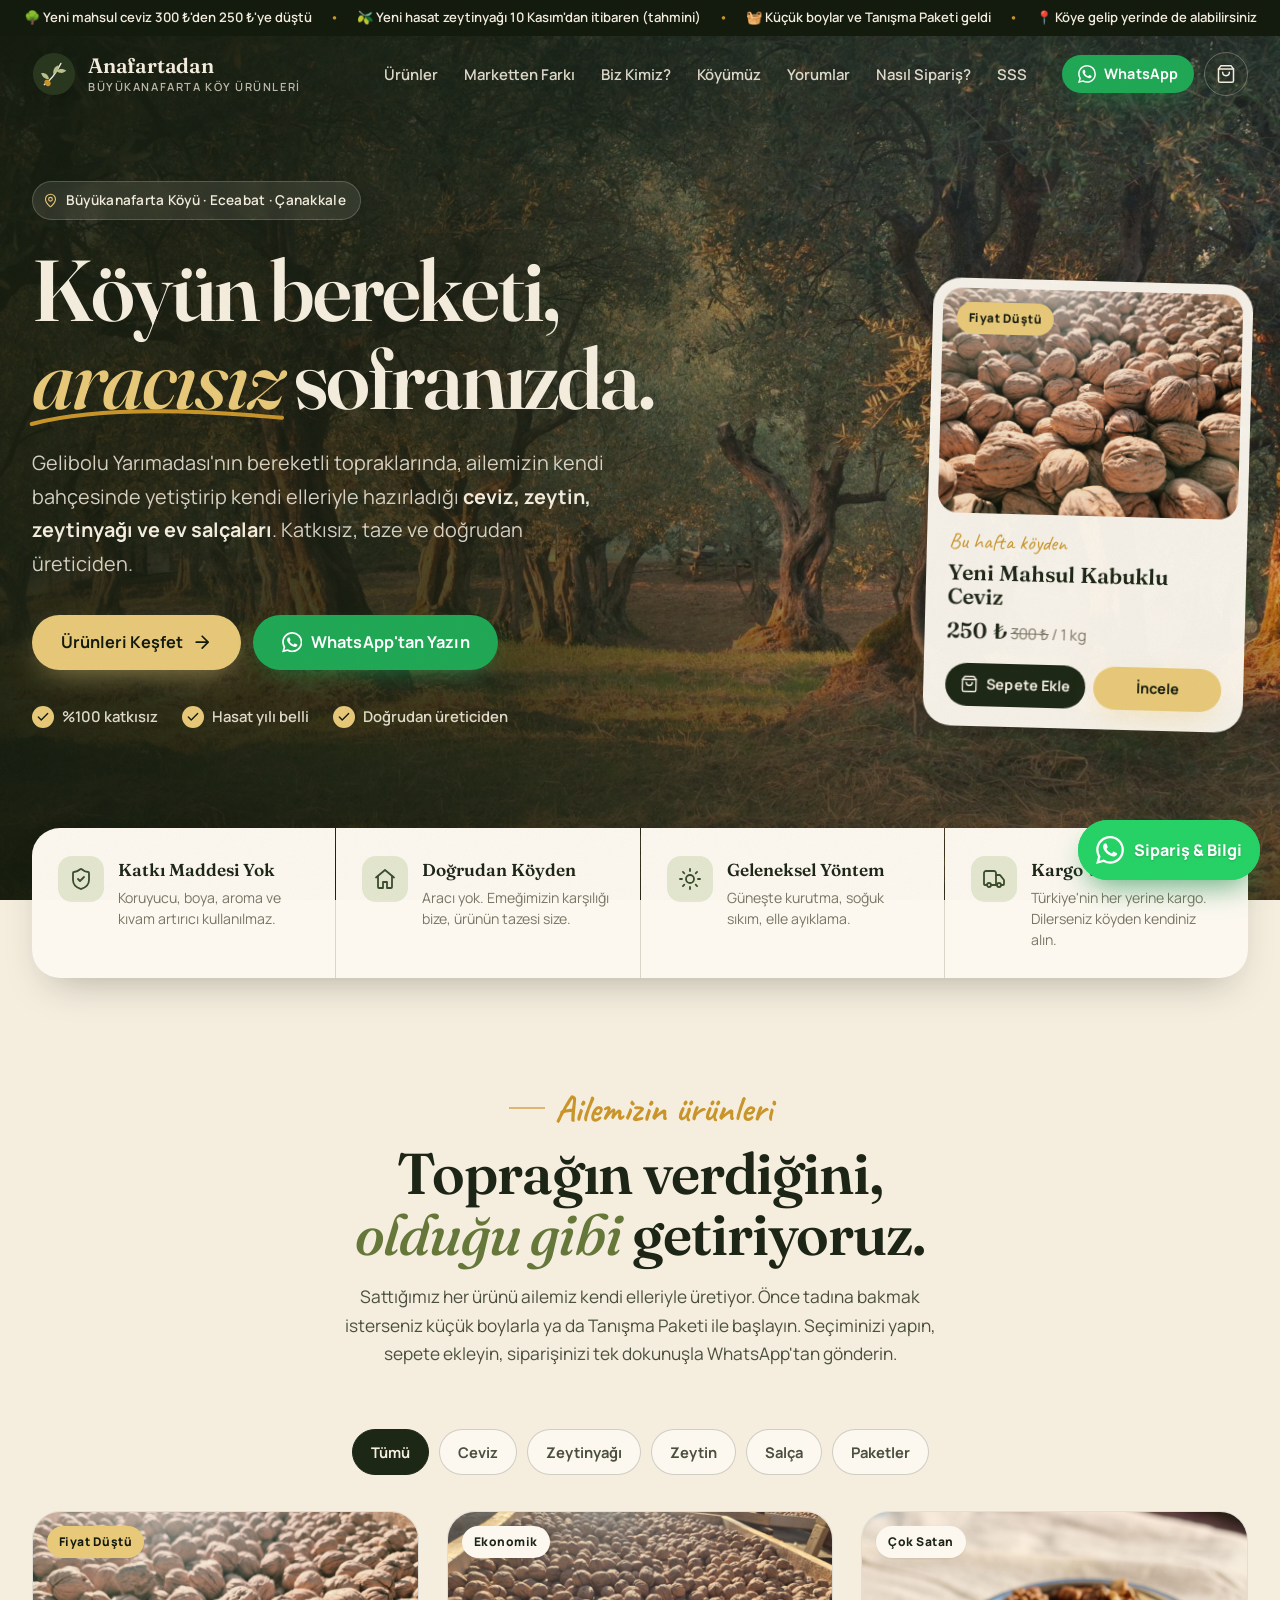
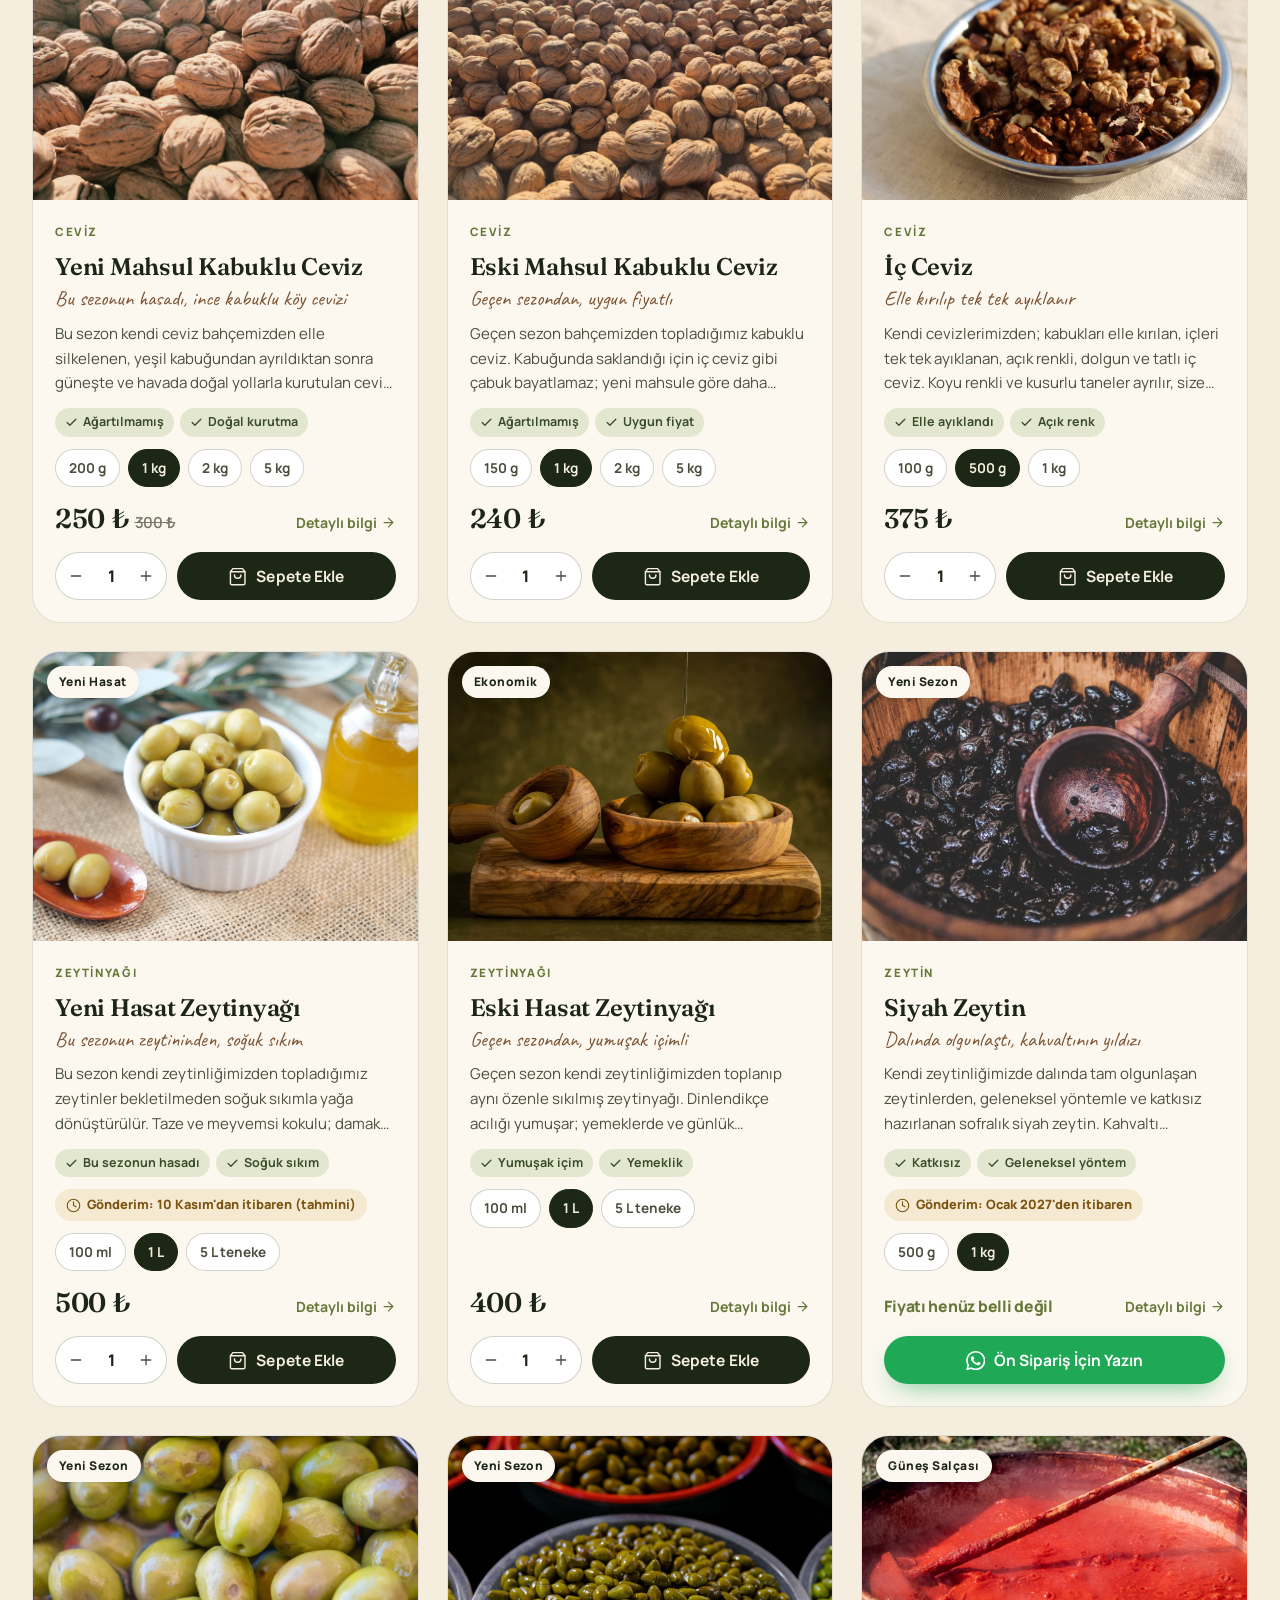
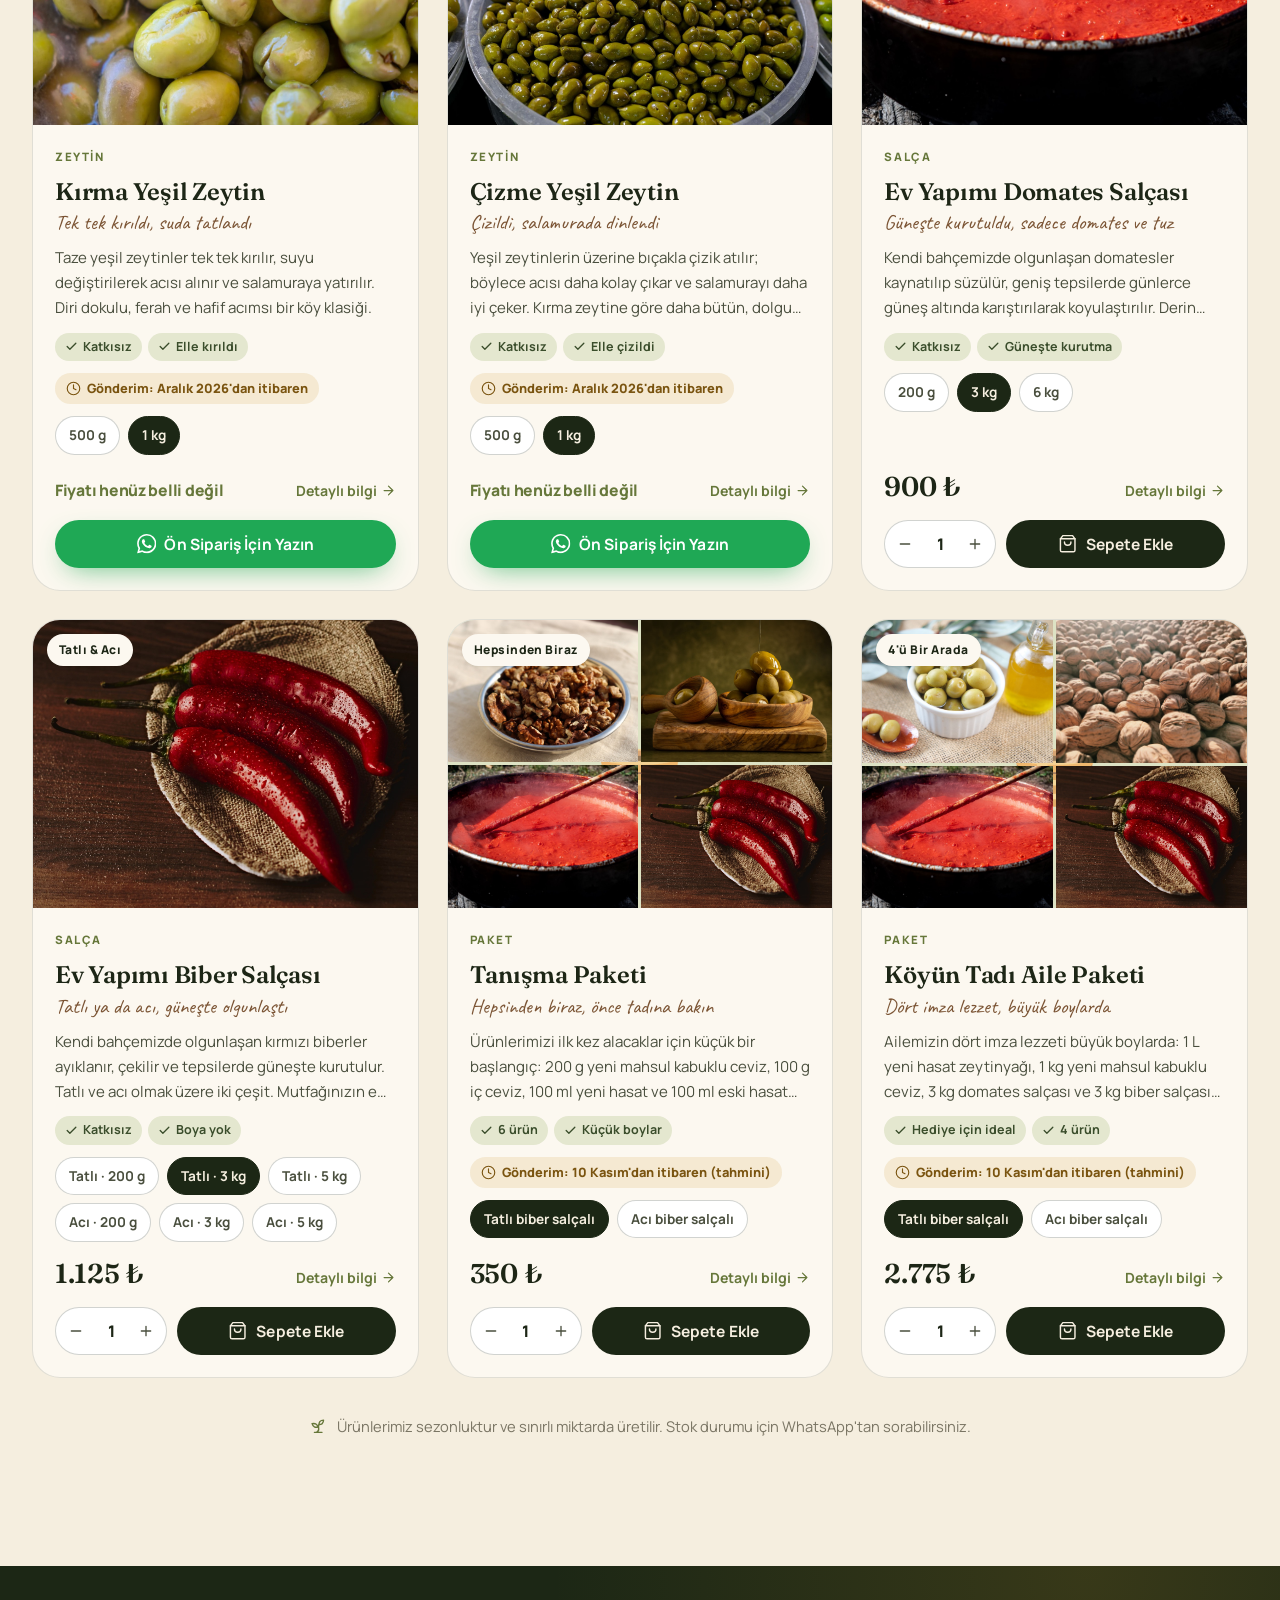
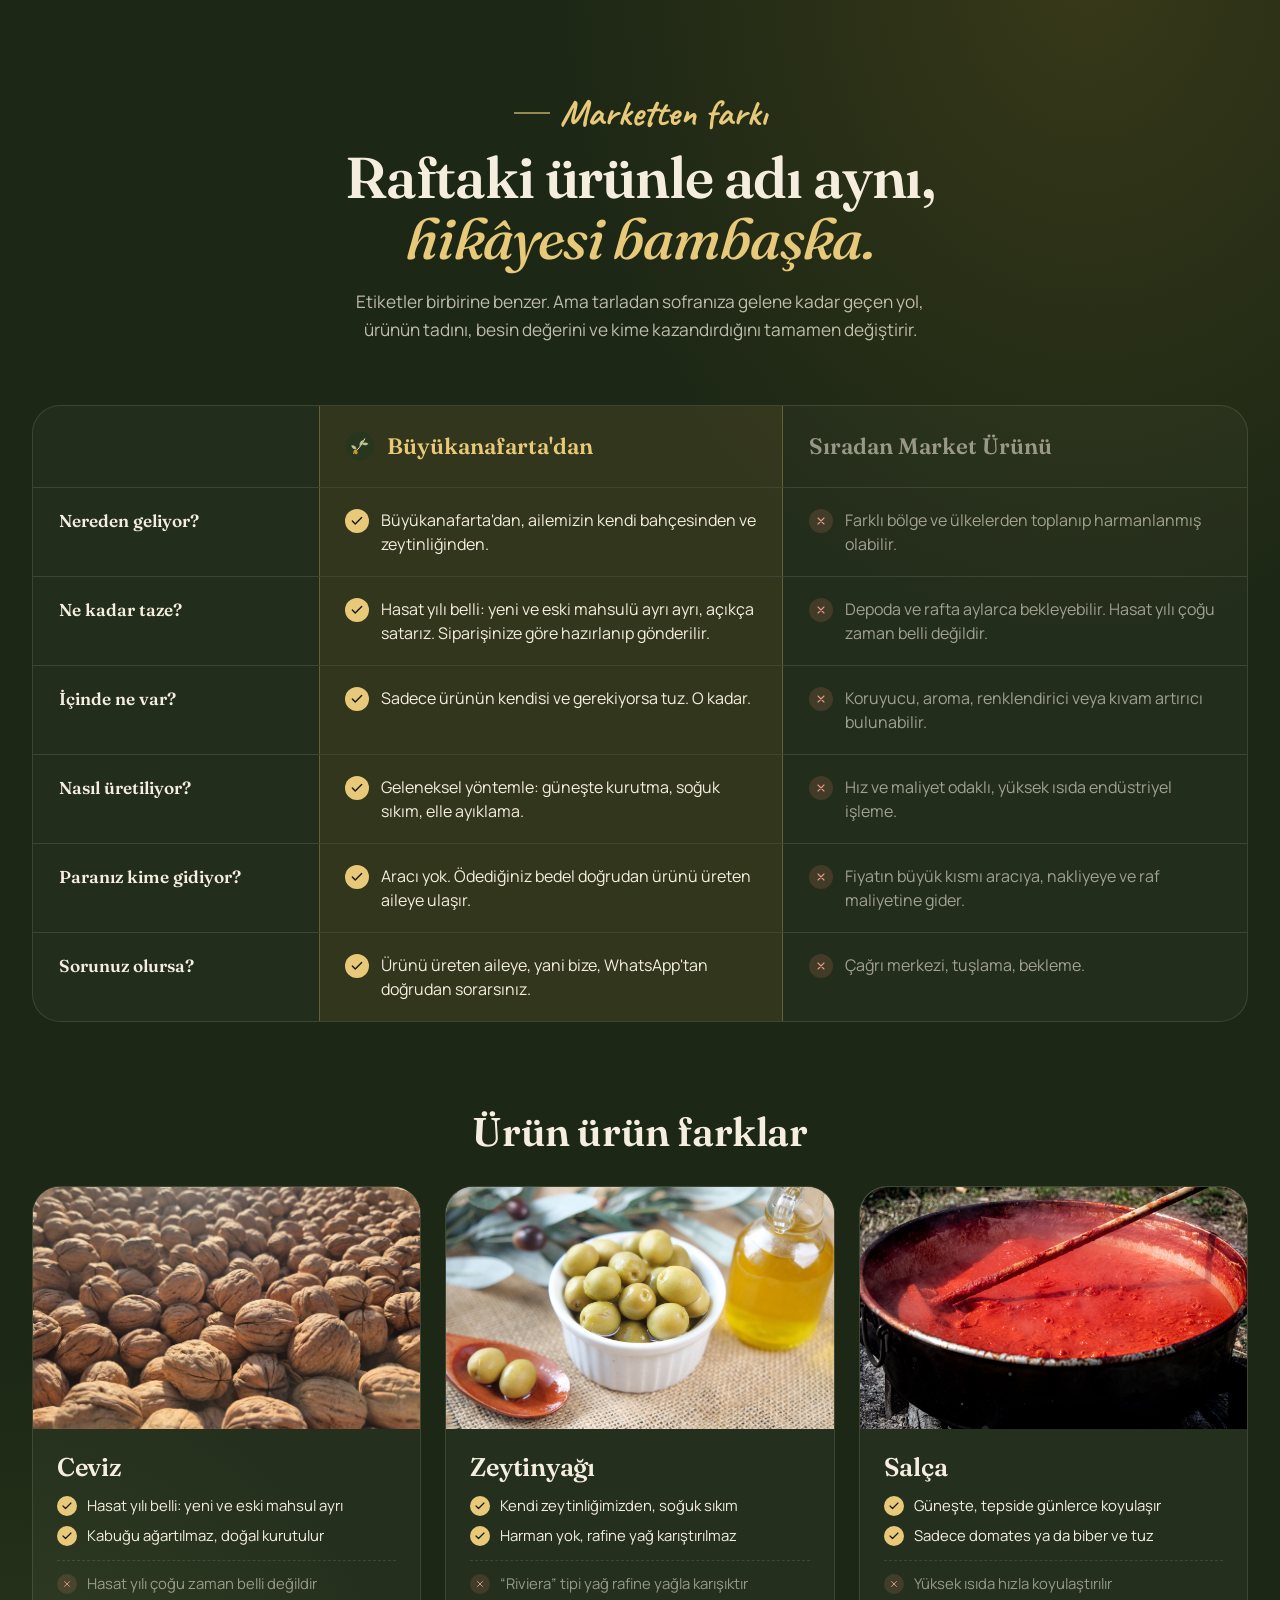
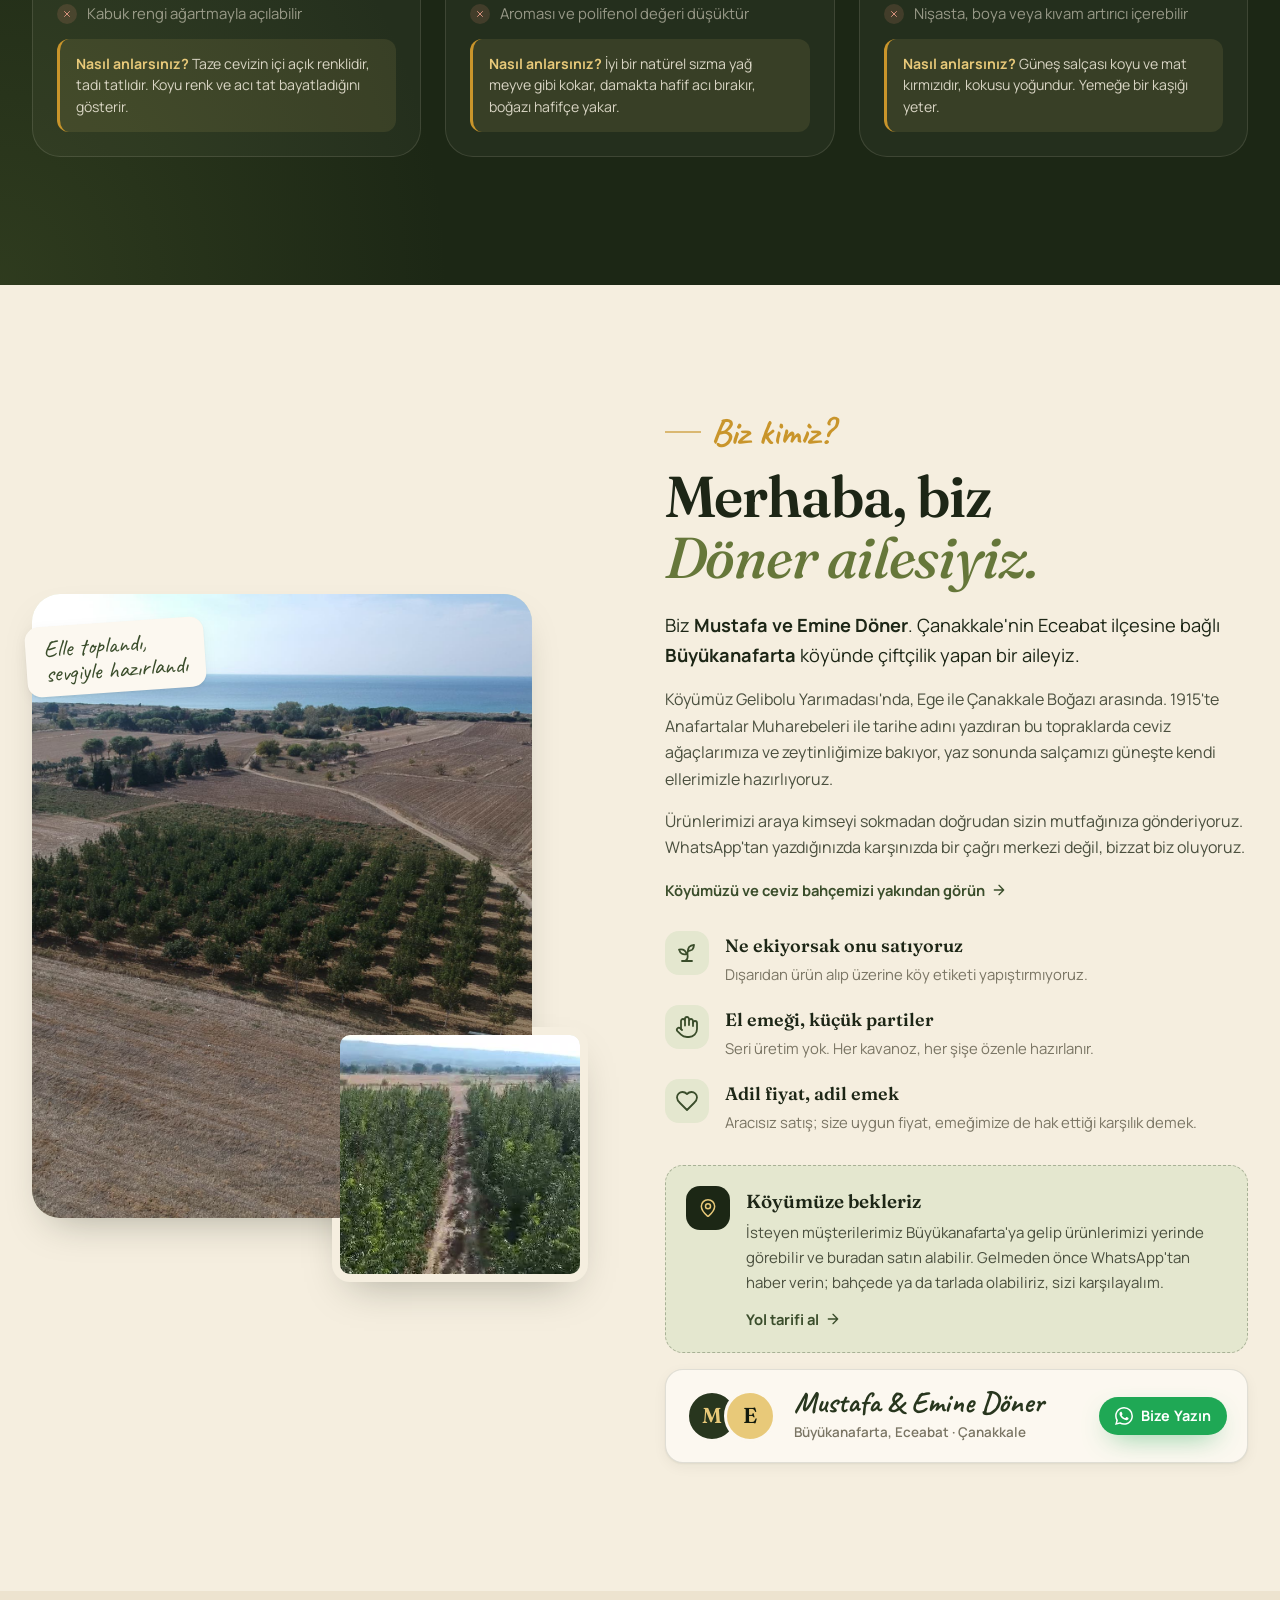
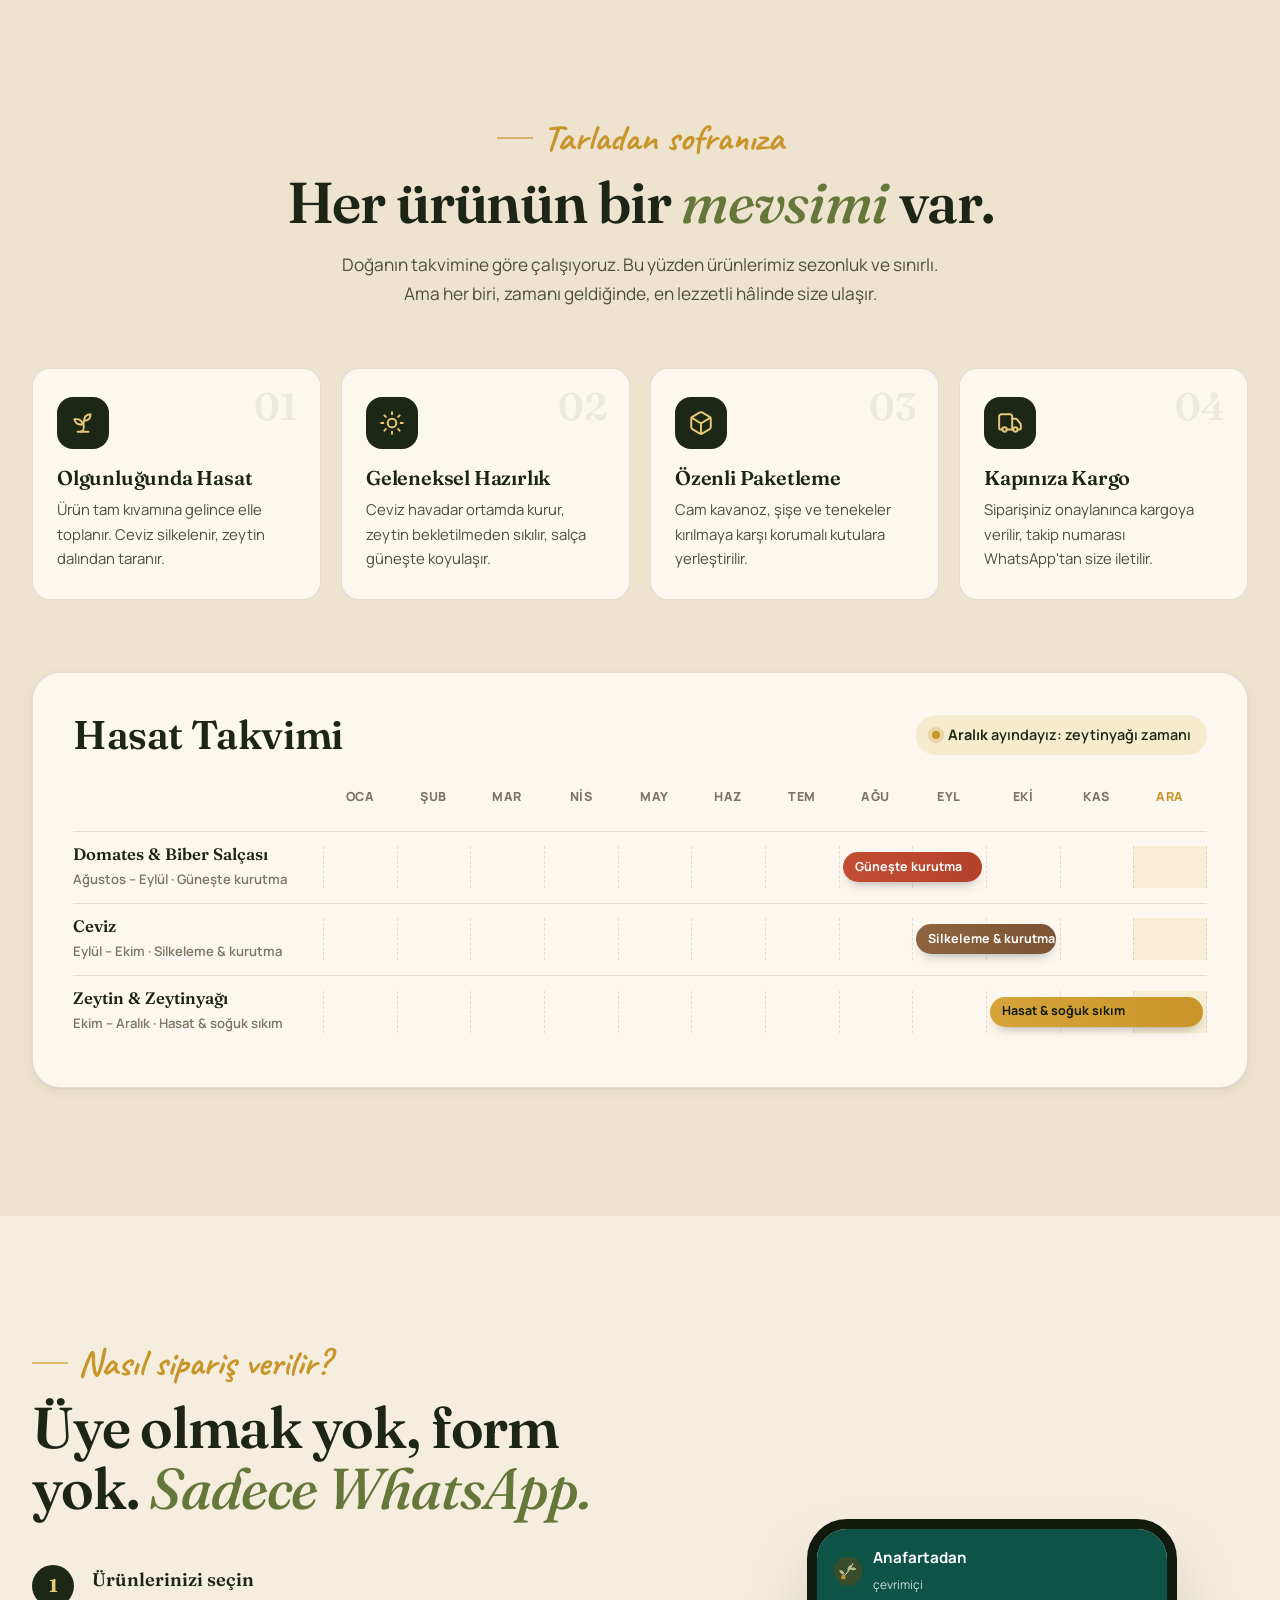
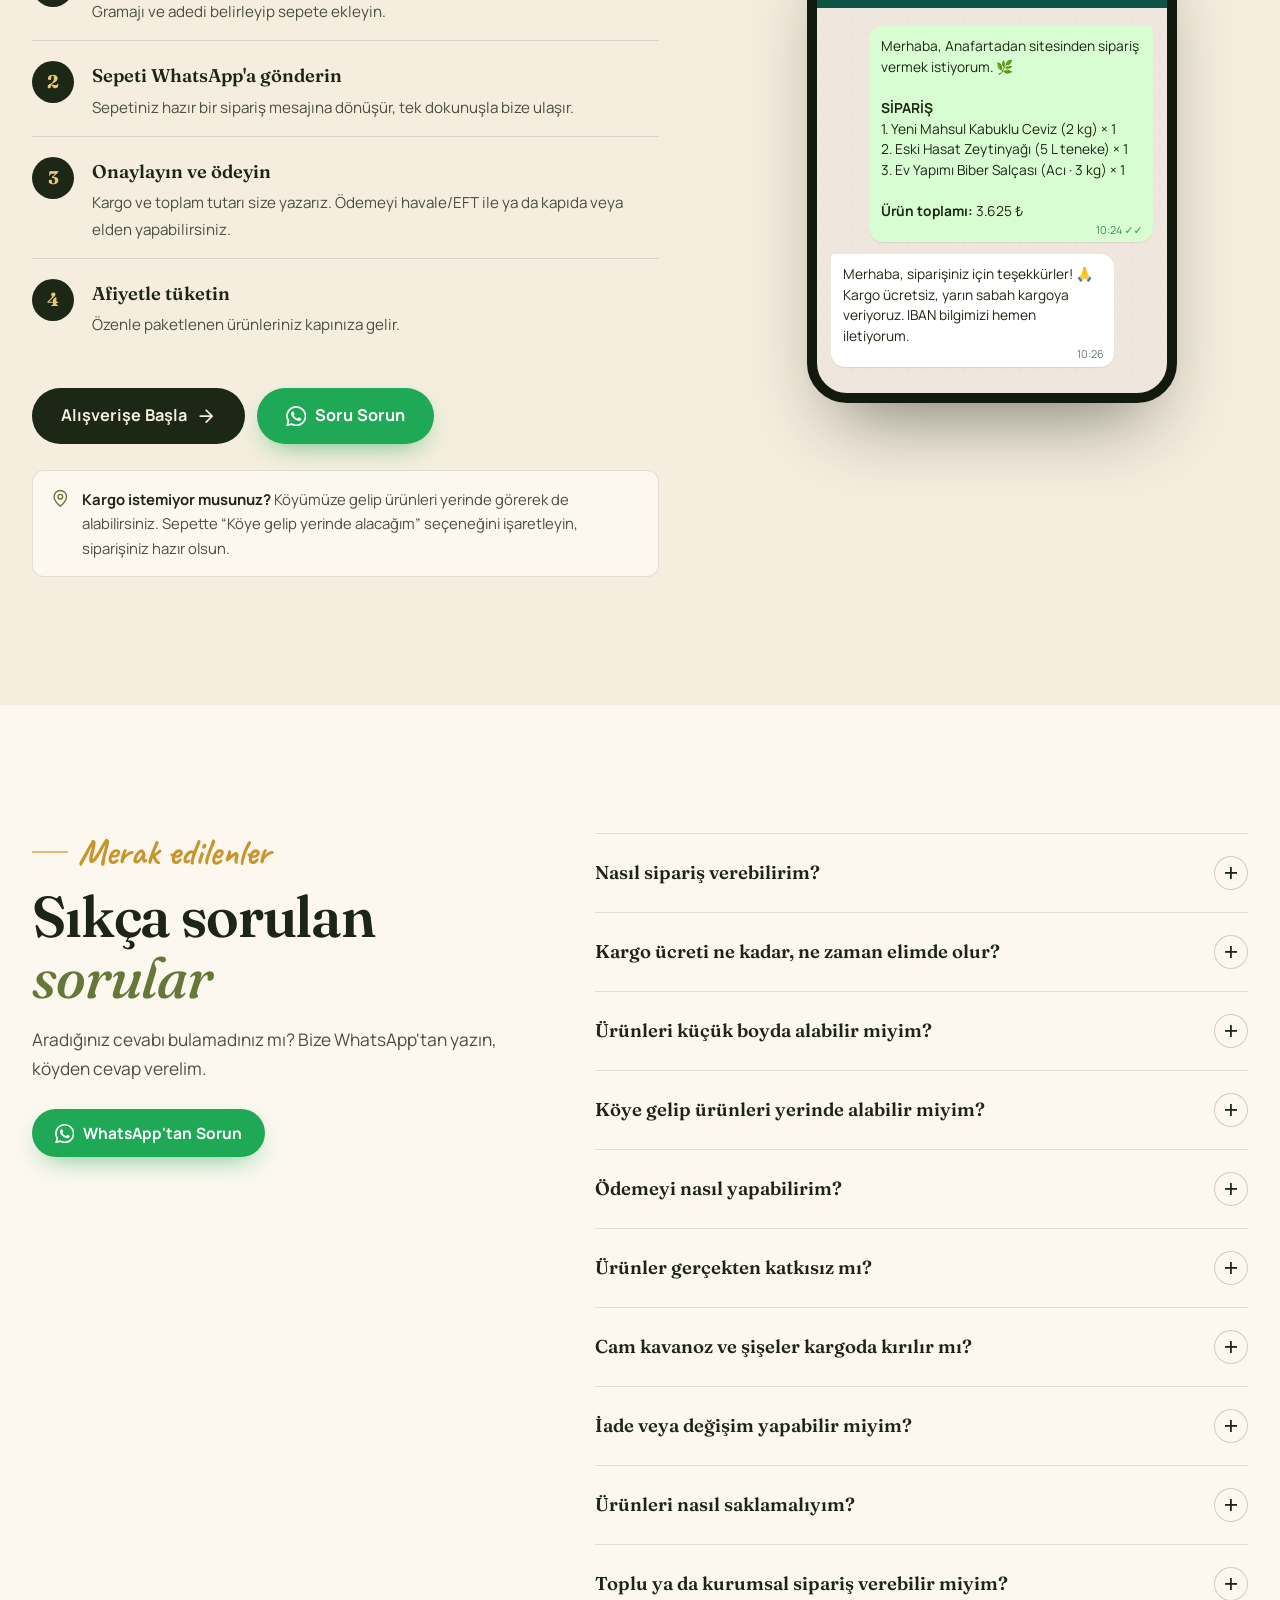
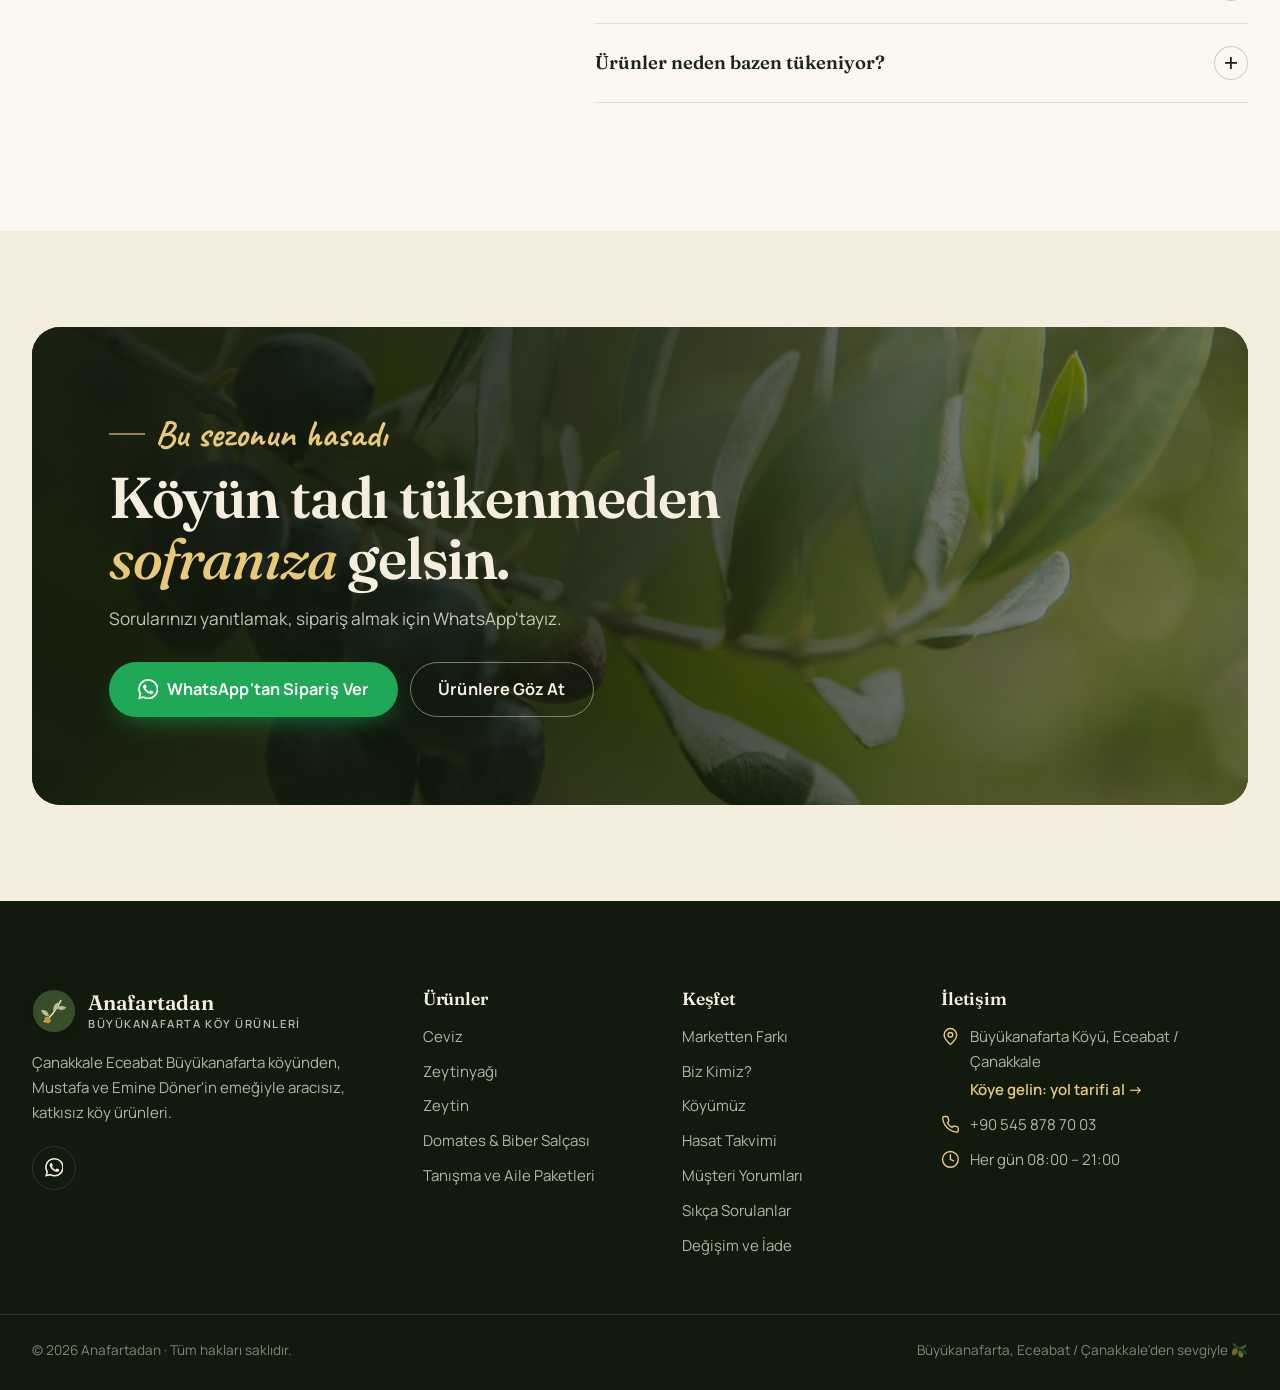
<file: index.html>
<!doctype html>
<html lang="tr">
<head>
  <meta charset="utf-8">
  <meta name="viewport" content="width=device-width, initial-scale=1, viewport-fit=cover">
  <title>Anafartadan | Büyükanafarta Köyünden Ceviz, Zeytin, Zeytinyağı ve Ev Salçası</title>
  <meta name="description" content="Çanakkale Eceabat Büyükanafarta köyünde Döner ailesinin ürettiği yeni hasat ceviz, sofralık zeytin, soğuk sıkım zeytinyağı, güneşte kurutulmuş domates ve biber salçası. Aracısız, katkısız; WhatsApp'tan kolay sipariş.">
  <meta name="theme-color" content="#1C2715">
  <meta property="og:type" content="website">
  <meta property="og:locale" content="tr_TR">
  <meta property="og:title" content="Anafartadan · Köyün bereketi, aracısız sofranızda">
  <meta property="og:description" content="Döner ailesinin Büyükanafarta'da ürettiği ceviz, zeytin, zeytinyağı ve ev salçaları. WhatsApp'tan sipariş verin, kapınıza gelsin.">
  <meta property="og:url" content="https://anilacartr.github.io/anafartadan/">
  <meta property="og:image" content="https://anilacartr.github.io/anafartadan/assets/img/hero.jpg">
  <link rel="canonical" href="https://anilacartr.github.io/anafartadan/">
  <link rel="icon" href="assets/img/favicon.svg" type="image/svg+xml">

  <link rel="preconnect" href="https://fonts.googleapis.com">
  <link rel="preconnect" href="https://fonts.gstatic.com" crossorigin>
  <link href="https://fonts.googleapis.com/css2?family=Caveat:wght@500;700&family=Fraunces:ital,opsz,wght@0,9..144,400..700;1,9..144,400..600&family=Manrope:wght@400;500;600;700;800&display=swap" rel="stylesheet">
  <link rel="preload" as="image" href="assets/img/hero.jpg" fetchpriority="high">
  <link rel="stylesheet" href="assets/css/style.css">
  <script>document.documentElement.classList.add('js')</script>

  <script type="application/ld+json">
  {
    "@context": "https://schema.org",
    "@type": "Store",
    "name": "Anafartadan",
    "description": "Büyükanafarta köyünden ceviz, zeytin, zeytinyağı, domates ve biber salçası.",
    "founder": [
      { "@type": "Person", "name": "Mustafa Döner" },
      { "@type": "Person", "name": "Emine Döner" }
    ],
    "address": {
      "@type": "PostalAddress",
      "addressLocality": "Büyükanafarta, Eceabat",
      "addressRegion": "Çanakkale",
      "addressCountry": "TR"
    }
  }
  </script>
</head>
<body>

<!-- İkon seti -->
<svg width="0" height="0" style="position:absolute" aria-hidden="true">
  <defs>
    <symbol id="i-wa" viewBox="0 0 24 24"><path fill="currentColor" d="M17.472 14.382c-.297-.149-1.758-.867-2.03-.967-.273-.099-.471-.148-.67.15-.197.297-.767.966-.94 1.164-.173.199-.347.223-.644.075-.297-.15-1.255-.463-2.39-1.475-.883-.788-1.48-1.761-1.653-2.059-.173-.297-.018-.458.13-.606.134-.133.298-.347.446-.52.149-.174.198-.298.298-.497.099-.198.05-.371-.025-.52-.075-.149-.669-1.612-.916-2.207-.242-.579-.487-.5-.669-.51-.173-.008-.371-.01-.57-.01-.198 0-.52.074-.792.372-.272.297-1.04 1.016-1.04 2.479 0 1.462 1.065 2.875 1.213 3.074.149.198 2.096 3.2 5.077 4.487.709.306 1.262.489 1.694.625.712.227 1.36.195 1.871.118.571-.085 1.758-.719 2.006-1.413.248-.694.248-1.289.173-1.413-.074-.124-.272-.198-.57-.347m-5.421 7.403h-.004a9.87 9.87 0 0 1-5.031-1.378l-.361-.214-3.741.982.998-3.648-.235-.374a9.86 9.86 0 0 1-1.51-5.26c.001-5.45 4.436-9.884 9.888-9.884 2.64 0 5.122 1.03 6.988 2.898a9.825 9.825 0 0 1 2.893 6.994c-.003 5.45-4.437 9.884-9.885 9.884m8.413-18.297A11.815 11.815 0 0 0 12.05 0C5.495 0 .16 5.335.157 11.892c0 2.096.547 4.142 1.588 5.945L.057 24l6.305-1.654a11.882 11.882 0 0 0 5.683 1.448h.005c6.554 0 11.89-5.335 11.893-11.893a11.821 11.821 0 0 0-3.48-8.413Z"/></symbol>
    <symbol id="i-bag" viewBox="0 0 24 24" fill="none" stroke="currentColor" stroke-width="1.8" stroke-linecap="round" stroke-linejoin="round"><path d="M6 2 3 6v14a2 2 0 0 0 2 2h14a2 2 0 0 0 2-2V6l-3-4Z"/><path d="M3 6h18"/><path d="M16 10a4 4 0 0 1-8 0"/></symbol>
    <symbol id="i-leaf" viewBox="0 0 24 24" fill="none" stroke="currentColor" stroke-width="1.8" stroke-linecap="round" stroke-linejoin="round"><path d="M11 20A7 7 0 0 1 9.8 6.1C15.5 5 17 4.48 19 2c1 2 2 4.18 2 8 0 5.5-4.78 10-10 10Z"/><path d="M2 21c0-3 1.85-5.36 5.08-6C9.5 14.52 12 13 13 12"/></symbol>
    <symbol id="i-truck" viewBox="0 0 24 24" fill="none" stroke="currentColor" stroke-width="1.8" stroke-linecap="round" stroke-linejoin="round"><path d="M14 18V6a2 2 0 0 0-2-2H4a2 2 0 0 0-2 2v11a1 1 0 0 0 1 1h2"/><path d="M15 18H9"/><path d="M19 18h2a1 1 0 0 0 1-1v-3.65a1 1 0 0 0-.22-.62l-3.48-4.35A1 1 0 0 0 17.52 8H14"/><circle cx="17" cy="18" r="2"/><circle cx="7" cy="18" r="2"/></symbol>
    <symbol id="i-home" viewBox="0 0 24 24" fill="none" stroke="currentColor" stroke-width="1.8" stroke-linecap="round" stroke-linejoin="round"><path d="M3 10.5 12 3l9 7.5"/><path d="M5 9.5V20a1 1 0 0 0 1 1h4v-6h4v6h4a1 1 0 0 0 1-1V9.5"/></symbol>
    <symbol id="i-shield" viewBox="0 0 24 24" fill="none" stroke="currentColor" stroke-width="1.8" stroke-linecap="round" stroke-linejoin="round"><path d="M20 13c0 5-3.5 7.5-7.66 8.95a1 1 0 0 1-.67-.01C7.5 20.5 4 18 4 13V6a1 1 0 0 1 1-1c2 0 4.5-1.2 6.24-2.72a1.17 1.17 0 0 1 1.52 0C14.51 3.81 17 5 19 5a1 1 0 0 1 1 1z"/><path d="m9 12 2 2 4-4"/></symbol>
    <symbol id="i-check" viewBox="0 0 24 24" fill="none" stroke="currentColor" stroke-width="2.4" stroke-linecap="round" stroke-linejoin="round"><path d="M20 6 9 17l-5-5"/></symbol>
    <symbol id="i-x" viewBox="0 0 24 24" fill="none" stroke="currentColor" stroke-width="2.2" stroke-linecap="round" stroke-linejoin="round"><path d="M18 6 6 18M6 6l12 12"/></symbol>
    <symbol id="i-plus" viewBox="0 0 24 24" fill="none" stroke="currentColor" stroke-width="2" stroke-linecap="round"><path d="M12 5v14M5 12h14"/></symbol>
    <symbol id="i-minus" viewBox="0 0 24 24" fill="none" stroke="currentColor" stroke-width="2" stroke-linecap="round"><path d="M5 12h14"/></symbol>
    <symbol id="i-arrow" viewBox="0 0 24 24" fill="none" stroke="currentColor" stroke-width="2" stroke-linecap="round" stroke-linejoin="round"><path d="M5 12h14M12 5l7 7-7 7"/></symbol>
    <symbol id="i-pin" viewBox="0 0 24 24" fill="none" stroke="currentColor" stroke-width="1.8" stroke-linecap="round" stroke-linejoin="round"><path d="M20 10c0 4.99-5.54 10.19-7.4 11.8a1 1 0 0 1-1.2 0C9.54 20.19 4 14.99 4 10a8 8 0 0 1 16 0"/><circle cx="12" cy="10" r="3"/></symbol>
    <symbol id="i-clock" viewBox="0 0 24 24" fill="none" stroke="currentColor" stroke-width="1.8" stroke-linecap="round" stroke-linejoin="round"><circle cx="12" cy="12" r="10"/><path d="M12 6v6l4 2"/></symbol>
    <symbol id="i-phone" viewBox="0 0 24 24" fill="none" stroke="currentColor" stroke-width="1.8" stroke-linecap="round" stroke-linejoin="round"><path d="M22 16.92v3a2 2 0 0 1-2.18 2 19.79 19.79 0 0 1-8.63-3.07 19.5 19.5 0 0 1-6-6 19.79 19.79 0 0 1-3.07-8.67A2 2 0 0 1 4.11 2h3a2 2 0 0 1 2 1.72c.13.96.36 1.9.7 2.81a2 2 0 0 1-.45 2.11L8.09 9.91a16 16 0 0 0 6 6l1.27-1.27a2 2 0 0 1 2.11-.45c.91.34 1.85.57 2.81.7A2 2 0 0 1 22 16.92z"/></symbol>
    <symbol id="i-sun" viewBox="0 0 24 24" fill="none" stroke="currentColor" stroke-width="1.8" stroke-linecap="round"><circle cx="12" cy="12" r="4"/><path d="M12 2v2M12 20v2M4.93 4.93l1.41 1.41M17.66 17.66l1.41 1.41M2 12h2M20 12h2M6.34 17.66l-1.41 1.41M19.07 4.93l-1.41 1.41"/></symbol>
    <symbol id="i-box" viewBox="0 0 24 24" fill="none" stroke="currentColor" stroke-width="1.8" stroke-linecap="round" stroke-linejoin="round"><path d="M11 21.73a2 2 0 0 0 2 0l7-4A2 2 0 0 0 21 16V8a2 2 0 0 0-1-1.73l-7-4a2 2 0 0 0-2 0l-7 4A2 2 0 0 0 3 8v8a2 2 0 0 0 1 1.73z"/><path d="M12 22V12"/><path d="m3.3 7 7.7 4.73a2 2 0 0 0 2 0L20.7 7"/></symbol>
    <symbol id="i-heart" viewBox="0 0 24 24" fill="none" stroke="currentColor" stroke-width="1.8" stroke-linecap="round" stroke-linejoin="round"><path d="M19 14c1.49-1.46 3-3.21 3-5.5A5.5 5.5 0 0 0 16.5 3c-1.76 0-3 .5-4.5 2-1.5-1.5-2.74-2-4.5-2A5.5 5.5 0 0 0 2 8.5c0 2.3 1.5 4.05 3 5.5l7 7Z"/></symbol>
    <symbol id="i-sprout" viewBox="0 0 24 24" fill="none" stroke="currentColor" stroke-width="1.8" stroke-linecap="round" stroke-linejoin="round"><path d="M7 20h10"/><path d="M10 20c5.5-2.5.8-6.4 3-10"/><path d="M9.5 9.4c1.1.8 1.8 2.2 2.3 3.7-2 .4-3.5.4-4.8-.3-1.2-.6-2.3-1.9-3-4.2 2.8-.5 4.4 0 5.5.8z"/><path d="M14.1 6a7 7 0 0 0-1.1 4c1.9-.1 3.3-.6 4.3-1.4 1-1 1.6-2.3 1.7-4.6-2.7.1-4 1-4.9 2z"/></symbol>
    <symbol id="i-wallet" viewBox="0 0 24 24" fill="none" stroke="currentColor" stroke-width="1.8" stroke-linecap="round" stroke-linejoin="round"><path d="M19 7V4a1 1 0 0 0-1-1H5a2 2 0 0 0 0 4h15a1 1 0 0 1 1 1v4h-3a2 2 0 0 0 0 4h3a1 1 0 0 0 1-1v-2a1 1 0 0 0-1-1"/><path d="M3 5v14a2 2 0 0 0 2 2h15a1 1 0 0 0 1-1v-4"/></symbol>
    <symbol id="i-menu" viewBox="0 0 24 24" fill="none" stroke="currentColor" stroke-width="2" stroke-linecap="round"><path d="M4 7h16M4 12h16M4 17h16"/></symbol>
    <symbol id="i-insta" viewBox="0 0 24 24" fill="none" stroke="currentColor" stroke-width="1.8"><rect x="2.5" y="2.5" width="19" height="19" rx="5"/><circle cx="12" cy="12" r="4.2"/><circle cx="17.6" cy="6.4" r="1" fill="currentColor" stroke="none"/></symbol>
    <symbol id="i-trash" viewBox="0 0 24 24" fill="none" stroke="currentColor" stroke-width="1.8" stroke-linecap="round" stroke-linejoin="round"><path d="M3 6h18M19 6v14a2 2 0 0 1-2 2H7a2 2 0 0 1-2-2V6M8 6V4a2 2 0 0 1 2-2h4a2 2 0 0 1 2 2v2"/></symbol>
    <symbol id="i-hand" viewBox="0 0 24 24" fill="none" stroke="currentColor" stroke-width="1.8" stroke-linecap="round" stroke-linejoin="round"><path d="M18 11V6a2 2 0 0 0-4 0M14 10V4a2 2 0 0 0-4 0v2M10 10.5V6a2 2 0 0 0-4 0v8"/><path d="M18 8a2 2 0 1 1 4 0v6a8 8 0 0 1-8 8h-2c-2.8 0-4.5-.86-5.99-2.34l-3.6-3.6a2 2 0 0 1 2.83-2.82L7 15"/></symbol>
    <symbol id="logo-mark" viewBox="0 0 48 48"><circle cx="24" cy="24" r="23" fill="currentColor"/><path d="M13.5 35.5C20 31 26 23.5 31.5 12.5" fill="none" stroke="#F5EEDF" stroke-width="1.6" stroke-linecap="round"/><path d="M18.6 29.6c-4.6.2-7.6-2.4-8.6-6.6 4.4-.6 7.8 1.6 8.6 6.6Z" fill="#B9C28C"/><path d="M23.4 24.2c-.8-4.6 1.2-8.2 5.2-9.8 1 4.4-1 8-5.2 9.8Z" fill="#B9C28C"/><path d="M26.4 20.4c3.8-2.6 7.8-2.4 11-.2-3 3.2-7 3.6-11 .2Z" fill="#B9C28C"/><ellipse cx="17" cy="33.6" rx="3" ry="3.8" transform="rotate(-35 17 33.6)" fill="#C9952B"/></symbol>
  </defs>
</svg>

<a class="skip-link" href="#urunler">Ürünlere geç</a>

<!-- ============ HEADER ============ -->
<header class="site-header" id="siteHeader">
  <div class="announce">
    <div class="announce-track">
      <span>🌳 Yeni mahsul ceviz 300 ₺'den 250 ₺'ye düştü</span>
      <span class="dot">•</span>
      <span>🫒 Yeni hasat zeytinyağı 10 Kasım'dan itibaren (tahmini)</span>
      <span class="dot">•</span>
      <span>🧺 Küçük boylar ve Tanışma Paketi geldi</span>
      <span class="dot">•</span>
      <span>📍 Köye gelip yerinde de alabilirsiniz</span>
    </div>
  </div>
  <div class="nav-wrap container">
    <a class="brand" href="#top" aria-label="Anafartadan ana sayfa">
      <svg class="brand-mark" aria-hidden="true"><use href="#logo-mark"/></svg>
      <span class="brand-text">
        <strong>Anafartadan</strong>
        <small>Büyükanafarta Köy Ürünleri</small>
      </span>
    </a>
    <nav class="nav" id="nav" aria-label="Ana menü">
      <a href="#urunler">Ürünler</a>
      <a href="#fark">Marketten Farkı</a>
      <a href="#biz-kimiz">Biz Kimiz?</a>
      <a href="koyumuz.html">Köyümüz</a>
      <a href="yorumlar.html">Yorumlar</a>
      <a href="#siparis">Nasıl Sipariş?</a>
      <a href="#sss">SSS</a>
    </nav>
    <div class="nav-actions">
      <a class="btn btn-wa btn-sm nav-wa" data-wa>
        <svg class="ic" aria-hidden="true"><use href="#i-wa"/></svg><span>WhatsApp</span>
      </a>
      <button class="icon-btn cart-btn" type="button" data-open-cart aria-label="Sepeti aç">
        <svg class="ic" aria-hidden="true"><use href="#i-bag"/></svg>
        <span class="cart-count" data-cart-count hidden>0</span>
      </button>
      <button class="icon-btn menu-btn" type="button" id="menuBtn" aria-label="Menüyü aç" aria-expanded="false" aria-controls="nav">
        <svg class="ic" aria-hidden="true"><use href="#i-menu"/></svg>
      </button>
    </div>
  </div>
</header>

<main id="top">

  <!-- ============ HERO ============ -->
  <section class="hero" aria-labelledby="heroTitle">
    <div class="hero-media" aria-hidden="true">
      <img src="assets/img/hero.jpg" alt="" fetchpriority="high">
    </div>
    <div class="hero-inner container">
      <div class="hero-copy">
        <p class="eyebrow"><svg class="ic" aria-hidden="true"><use href="#i-pin"/></svg> Büyükanafarta Köyü · Eceabat · Çanakkale</p>
        <h1 id="heroTitle">Köyün bereketi,<br><span class="hl">aracısız<svg class="scribble" viewBox="0 0 220 18" preserveAspectRatio="none" aria-hidden="true"><path d="M4 13C48 4 118 2 216 9"/></svg></span> sofranızda.</h1>
        <p class="lead">Gelibolu Yarımadası'nın bereketli topraklarında, ailemizin kendi bahçesinde yetiştirip kendi elleriyle hazırladığı <strong>ceviz, zeytin, zeytinyağı ve ev salçaları</strong>. Katkısız, taze ve doğrudan üreticiden.</p>
        <div class="hero-ctas">
          <a class="btn btn-gold btn-lg" href="#urunler">Ürünleri Keşfet <svg class="ic" aria-hidden="true"><use href="#i-arrow"/></svg></a>
          <a class="btn btn-wa btn-lg" data-wa><svg class="ic" aria-hidden="true"><use href="#i-wa"/></svg> WhatsApp'tan Yazın</a>
        </div>
        <ul class="hero-points">
          <li><svg class="ic" aria-hidden="true"><use href="#i-check"/></svg> %100 katkısız</li>
          <li><svg class="ic" aria-hidden="true"><use href="#i-check"/></svg> Hasat yılı belli</li>
          <li><svg class="ic" aria-hidden="true"><use href="#i-check"/></svg> Doğrudan üreticiden</li>
        </ul>
      </div>
      <aside class="hero-card" id="heroCard" aria-label="Öne çıkan ürün"></aside>
    </div>
    <a class="hero-scroll" href="#urunler" aria-label="Aşağı kaydır"><span></span></a>
  </section>

  <!-- ============ GÜVEN ŞERİDİ ============ -->
  <section class="trust container" aria-label="Neden bizi tercih etmelisiniz">
    <div class="trust-item">
      <span class="trust-ic"><svg class="ic" aria-hidden="true"><use href="#i-shield"/></svg></span>
      <div><strong>Katkı Maddesi Yok</strong><p>Koruyucu, boya, aroma ve kıvam artırıcı kullanılmaz.</p></div>
    </div>
    <div class="trust-item">
      <span class="trust-ic"><svg class="ic" aria-hidden="true"><use href="#i-home"/></svg></span>
      <div><strong>Doğrudan Köyden</strong><p>Aracı yok. Emeğimizin karşılığı bize, ürünün tazesi size.</p></div>
    </div>
    <div class="trust-item">
      <span class="trust-ic"><svg class="ic" aria-hidden="true"><use href="#i-sun"/></svg></span>
      <div><strong>Geleneksel Yöntem</strong><p>Güneşte kurutma, soğuk sıkım, elle ayıklama.</p></div>
    </div>
    <div class="trust-item">
      <span class="trust-ic"><svg class="ic" aria-hidden="true"><use href="#i-truck"/></svg></span>
      <div><strong>Kargo veya Yerinde</strong><p>Türkiye'nin her yerine kargo. Dilerseniz köyden kendiniz alın.</p></div>
    </div>
  </section>

  <!-- ============ ÜRÜNLER ============ -->
  <section class="section products" id="urunler" aria-labelledby="urunlerTitle">
    <div class="container">
      <div class="section-head" data-reveal>
        <span class="kicker">Ailemizin ürünleri</span>
        <h2 id="urunlerTitle">Toprağın verdiğini, <em>olduğu gibi</em> getiriyoruz.</h2>
        <p>Sattığımız her ürünü ailemiz kendi elleriyle üretiyor. Önce tadına bakmak isterseniz küçük boylarla ya da Tanışma Paketi ile başlayın. Seçiminizi yapın, sepete ekleyin, siparişinizi tek dokunuşla WhatsApp'tan gönderin.</p>
      </div>

      <div class="filters" role="group" aria-label="Ürünleri filtrele">
        <button type="button" class="chip is-active" data-filter="all" aria-pressed="true">Tümü</button>
        <button type="button" class="chip" data-filter="ceviz" aria-pressed="false">Ceviz</button>
        <button type="button" class="chip" data-filter="zeytinyagi" aria-pressed="false">Zeytinyağı</button>
        <button type="button" class="chip" data-filter="zeytin" aria-pressed="false">Zeytin</button>
        <button type="button" class="chip" data-filter="salca" aria-pressed="false">Salça</button>
        <button type="button" class="chip" data-filter="paket" aria-pressed="false">Paketler</button>
      </div>

      <div class="product-grid" id="productGrid"></div>

      <p class="products-note">
        <svg class="ic" aria-hidden="true"><use href="#i-sprout"/></svg>
        Ürünlerimiz sezonluktur ve sınırlı miktarda üretilir. Stok durumu için WhatsApp'tan sorabilirsiniz.
      </p>
    </div>
  </section>

  <!-- ============ MARKETTEN FARKI ============ -->
  <section class="section diff" id="fark" aria-labelledby="farkTitle">
    <div class="diff-deco" aria-hidden="true"></div>
    <div class="container">
      <div class="section-head light" data-reveal>
        <span class="kicker">Marketten farkı</span>
        <h2 id="farkTitle">Raftaki ürünle adı aynı,<br><em>hikâyesi bambaşka.</em></h2>
        <p>Etiketler birbirine benzer. Ama tarladan sofranıza gelene kadar geçen yol, ürünün tadını, besin değerini ve kime kazandırdığını tamamen değiştirir.</p>
      </div>

      <div class="compare" data-reveal role="table" aria-label="Köy ürünü ile market ürünü karşılaştırması">
        <div class="compare-row compare-head" role="row">
          <div role="columnheader"><span class="sr-only">Kriter</span></div>
          <div class="c-us" role="columnheader">
            <svg class="brand-mark sm" aria-hidden="true"><use href="#logo-mark"/></svg>
            Büyükanafarta'dan
          </div>
          <div class="c-them" role="columnheader">Sıradan Market Ürünü</div>
        </div>
        <div class="compare-row" role="row">
          <div class="c-label" role="rowheader">Nereden geliyor?</div>
          <div class="c-us" role="cell"><svg class="ic ok" aria-hidden="true"><use href="#i-check"/></svg><span>Büyükanafarta'dan, ailemizin kendi bahçesinden ve zeytinliğinden.</span></div>
          <div class="c-them" role="cell"><svg class="ic no" aria-hidden="true"><use href="#i-x"/></svg><span>Farklı bölge ve ülkelerden toplanıp harmanlanmış olabilir.</span></div>
        </div>
        <div class="compare-row" role="row">
          <div class="c-label" role="rowheader">Ne kadar taze?</div>
          <div class="c-us" role="cell"><svg class="ic ok" aria-hidden="true"><use href="#i-check"/></svg><span>Hasat yılı belli: yeni ve eski mahsulü ayrı ayrı, açıkça satarız. Siparişinize göre hazırlanıp gönderilir.</span></div>
          <div class="c-them" role="cell"><svg class="ic no" aria-hidden="true"><use href="#i-x"/></svg><span>Depoda ve rafta aylarca bekleyebilir. Hasat yılı çoğu zaman belli değildir.</span></div>
        </div>
        <div class="compare-row" role="row">
          <div class="c-label" role="rowheader">İçinde ne var?</div>
          <div class="c-us" role="cell"><svg class="ic ok" aria-hidden="true"><use href="#i-check"/></svg><span>Sadece ürünün kendisi ve gerekiyorsa tuz. O kadar.</span></div>
          <div class="c-them" role="cell"><svg class="ic no" aria-hidden="true"><use href="#i-x"/></svg><span>Koruyucu, aroma, renklendirici veya kıvam artırıcı bulunabilir.</span></div>
        </div>
        <div class="compare-row" role="row">
          <div class="c-label" role="rowheader">Nasıl üretiliyor?</div>
          <div class="c-us" role="cell"><svg class="ic ok" aria-hidden="true"><use href="#i-check"/></svg><span>Geleneksel yöntemle: güneşte kurutma, soğuk sıkım, elle ayıklama.</span></div>
          <div class="c-them" role="cell"><svg class="ic no" aria-hidden="true"><use href="#i-x"/></svg><span>Hız ve maliyet odaklı, yüksek ısıda endüstriyel işleme.</span></div>
        </div>
        <div class="compare-row" role="row">
          <div class="c-label" role="rowheader">Paranız kime gidiyor?</div>
          <div class="c-us" role="cell"><svg class="ic ok" aria-hidden="true"><use href="#i-check"/></svg><span>Aracı yok. Ödediğiniz bedel doğrudan ürünü üreten aileye ulaşır.</span></div>
          <div class="c-them" role="cell"><svg class="ic no" aria-hidden="true"><use href="#i-x"/></svg><span>Fiyatın büyük kısmı aracıya, nakliyeye ve raf maliyetine gider.</span></div>
        </div>
        <div class="compare-row" role="row">
          <div class="c-label" role="rowheader">Sorunuz olursa?</div>
          <div class="c-us" role="cell"><svg class="ic ok" aria-hidden="true"><use href="#i-check"/></svg><span>Ürünü üreten aileye, yani bize, WhatsApp'tan doğrudan sorarsınız.</span></div>
          <div class="c-them" role="cell"><svg class="ic no" aria-hidden="true"><use href="#i-x"/></svg><span>Çağrı merkezi, tuşlama, bekleme.</span></div>
        </div>
      </div>

      <h3 class="diff-sub" data-reveal>Ürün ürün farklar</h3>
      <div class="diff-cards">
        <article class="diff-card" data-reveal>
          <div class="diff-card-media tone-walnut"><img src="assets/img/koy/ceviz-kasa.jpg" alt="Bahçemizden toplanıp tahta kasada kurutulan cevizler" loading="lazy"><span class="media-fallback" aria-hidden="true">🌰</span></div>
          <div class="diff-card-body">
            <h4>Ceviz</h4>
            <ul class="pro">
              <li><svg class="ic" aria-hidden="true"><use href="#i-check"/></svg>Hasat yılı belli: yeni ve eski mahsul ayrı</li>
              <li><svg class="ic" aria-hidden="true"><use href="#i-check"/></svg>Kabuğu ağartılmaz, doğal kurutulur</li>
            </ul>
            <ul class="con">
              <li><svg class="ic" aria-hidden="true"><use href="#i-x"/></svg>Hasat yılı çoğu zaman belli değildir</li>
              <li><svg class="ic" aria-hidden="true"><use href="#i-x"/></svg>Kabuk rengi ağartmayla açılabilir</li>
            </ul>
            <p class="tip"><strong>Nasıl anlarsınız?</strong> Taze cevizin içi açık renklidir, tadı tatlıdır. Koyu renk ve acı tat bayatladığını gösterir.</p>
          </div>
        </article>
        <article class="diff-card" data-reveal>
          <div class="diff-card-media tone-gold"><img src="assets/img/zeytinyagi.jpg" alt="Zeytinyağı ve zeytin" loading="lazy"><span class="media-fallback" aria-hidden="true">🫒</span></div>
          <div class="diff-card-body">
            <h4>Zeytinyağı</h4>
            <ul class="pro">
              <li><svg class="ic" aria-hidden="true"><use href="#i-check"/></svg>Kendi zeytinliğimizden, soğuk sıkım</li>
              <li><svg class="ic" aria-hidden="true"><use href="#i-check"/></svg>Harman yok, rafine yağ karıştırılmaz</li>
            </ul>
            <ul class="con">
              <li><svg class="ic" aria-hidden="true"><use href="#i-x"/></svg>“Riviera” tipi yağ rafine yağla karışıktır</li>
              <li><svg class="ic" aria-hidden="true"><use href="#i-x"/></svg>Aroması ve polifenol değeri düşüktür</li>
            </ul>
            <p class="tip"><strong>Nasıl anlarsınız?</strong> İyi bir natürel sızma yağ meyve gibi kokar, damakta hafif acı bırakır, boğazı hafifçe yakar.</p>
          </div>
        </article>
        <article class="diff-card" data-reveal>
          <div class="diff-card-media tone-terra"><img src="assets/img/domates-salcasi.jpg" alt="Güneşte kurutulmuş ev salçası" loading="lazy"><span class="media-fallback" aria-hidden="true">🍅</span></div>
          <div class="diff-card-body">
            <h4>Salça</h4>
            <ul class="pro">
              <li><svg class="ic" aria-hidden="true"><use href="#i-check"/></svg>Güneşte, tepside günlerce koyulaşır</li>
              <li><svg class="ic" aria-hidden="true"><use href="#i-check"/></svg>Sadece domates ya da biber ve tuz</li>
            </ul>
            <ul class="con">
              <li><svg class="ic" aria-hidden="true"><use href="#i-x"/></svg>Yüksek ısıda hızla koyulaştırılır</li>
              <li><svg class="ic" aria-hidden="true"><use href="#i-x"/></svg>Nişasta, boya veya kıvam artırıcı içerebilir</li>
            </ul>
            <p class="tip"><strong>Nasıl anlarsınız?</strong> Güneş salçası koyu ve mat kırmızıdır, kokusu yoğundur. Yemeğe bir kaşığı yeter.</p>
          </div>
        </article>
      </div>
    </div>
  </section>

  <!-- ============ BİZ KİMİZ ============ -->
  <section class="section story" id="biz-kimiz" aria-labelledby="bizTitle">
    <div class="container story-grid">
      <div class="story-media" data-reveal>
        <div class="story-img-main tone-olive"><img src="assets/img/koy/ceviz-bahcesi.jpg" alt="Büyükanafarta'daki ceviz bahçemiz, tarlalar ve uzakta deniz" loading="lazy"><span class="media-fallback" aria-hidden="true">🌾</span></div>
        <div class="story-img-sub tone-olive"><img src="assets/video/ceviz-bahcesi-agaclar.jpg" alt="Ceviz bahçemizde ağaç sıraları" loading="lazy"><span class="media-fallback" aria-hidden="true">🫒</span></div>
        <p class="story-hand" aria-hidden="true">Elle toplandı,<br>sevgiyle hazırlandı</p>
      </div>
      <div class="story-copy" data-reveal>
        <span class="kicker">Biz kimiz?</span>
        <h2 id="bizTitle">Merhaba, biz <em>Döner ailesiyiz.</em></h2>
        <p class="lead-dark">Biz <strong>Mustafa ve Emine Döner</strong>. Çanakkale'nin Eceabat ilçesine bağlı <strong>Büyükanafarta</strong> köyünde çiftçilik yapan bir aileyiz.</p>
        <p>Köyümüz Gelibolu Yarımadası'nda, Ege ile Çanakkale Boğazı arasında. 1915'te Anafartalar Muharebeleri ile tarihe adını yazdıran bu topraklarda ceviz ağaçlarımıza ve zeytinliğimize bakıyor, yaz sonunda salçamızı güneşte kendi ellerimizle hazırlıyoruz.</p>
        <p>Ürünlerimizi araya kimseyi sokmadan doğrudan sizin mutfağınıza gönderiyoruz. WhatsApp'tan yazdığınızda karşınızda bir çağrı merkezi değil, bizzat biz oluyoruz.</p>
        <p><a class="visit-link" href="koyumuz.html">Köyümüzü ve ceviz bahçemizi yakından görün <svg class="ic" aria-hidden="true"><use href="#i-arrow"/></svg></a></p>
        <ul class="values">
          <li><svg class="ic" aria-hidden="true"><use href="#i-sprout"/></svg><div><strong>Ne ekiyorsak onu satıyoruz</strong><span>Dışarıdan ürün alıp üzerine köy etiketi yapıştırmıyoruz.</span></div></li>
          <li><svg class="ic" aria-hidden="true"><use href="#i-hand"/></svg><div><strong>El emeği, küçük partiler</strong><span>Seri üretim yok. Her kavanoz, her şişe özenle hazırlanır.</span></div></li>
          <li><svg class="ic" aria-hidden="true"><use href="#i-heart"/></svg><div><strong>Adil fiyat, adil emek</strong><span>Aracısız satış; size uygun fiyat, emeğimize de hak ettiği karşılık demek.</span></div></li>
        </ul>
        <div class="visit">
          <span class="visit-ic"><svg class="ic" aria-hidden="true"><use href="#i-pin"/></svg></span>
          <div>
            <strong>Köyümüze bekleriz</strong>
            <p>İsteyen müşterilerimiz Büyükanafarta'ya gelip ürünlerimizi yerinde görebilir ve buradan satın alabilir. Gelmeden önce WhatsApp'tan haber verin; bahçede ya da tarlada olabiliriz, sizi karşılayalım.</p>
            <a class="visit-link" data-config-href="mapsUrl" target="_blank" rel="noopener">Yol tarifi al <svg class="ic" aria-hidden="true"><use href="#i-arrow"/></svg></a>
          </div>
        </div>
        <div class="family">
          <div class="family-avatars" aria-hidden="true"><span>M</span><span>E</span></div>
          <div class="family-names">
            <strong>Mustafa &amp; Emine Döner</strong>
            <small>Büyükanafarta, Eceabat · Çanakkale</small>
          </div>
          <a class="btn btn-wa btn-sm" data-wa="Merhaba Mustafa Bey, Emine Hanım; ürünleriniz hakkında bilgi almak istiyorum."><svg class="ic" aria-hidden="true"><use href="#i-wa"/></svg> Bize Yazın</a>
        </div>
      </div>
    </div>
  </section>

  <!-- ============ MÜŞTERİ YORUMLARI (yorum eklenince görünür) ============ -->
  <section class="section reviews-home" id="yorumlar" data-reviews-home hidden aria-labelledby="yorumTitle">
    <div class="container">
      <div class="section-head">
        <span class="kicker">Müşterilerimiz ne diyor?</span>
        <h2 id="yorumTitle">Sofralarından <em>bize ulaşanlar.</em></h2>
        <p class="rv-summary" data-reviews-summary></p>
      </div>
      <div class="rv-slider" data-reviews-slider></div>
      <p class="reviews-home-cta"><a class="btn btn-dark" href="yorumlar.html">Tüm Yorumlar <svg class="ic" aria-hidden="true"><use href="#i-arrow"/></svg></a></p>
    </div>
  </section>

  <!-- ============ TARLADAN SOFRAYA + HASAT TAKVİMİ ============ -->
  <section class="section journey" id="hasat" aria-labelledby="hasatTitle">
    <div class="container">
      <div class="section-head" data-reveal>
        <span class="kicker">Tarladan sofranıza</span>
        <h2 id="hasatTitle">Her ürünün bir <em>mevsimi</em> var.</h2>
        <p>Doğanın takvimine göre çalışıyoruz. Bu yüzden ürünlerimiz sezonluk ve sınırlı. Ama her biri, zamanı geldiğinde, en lezzetli hâlinde size ulaşır.</p>
      </div>

      <ol class="steps" data-reveal>
        <li>
          <span class="step-ic"><svg class="ic" aria-hidden="true"><use href="#i-sprout"/></svg></span>
          <h3>Olgunluğunda Hasat</h3>
          <p>Ürün tam kıvamına gelince elle toplanır. Ceviz silkelenir, zeytin dalından taranır.</p>
        </li>
        <li>
          <span class="step-ic"><svg class="ic" aria-hidden="true"><use href="#i-sun"/></svg></span>
          <h3>Geleneksel Hazırlık</h3>
          <p>Ceviz havadar ortamda kurur, zeytin bekletilmeden sıkılır, salça güneşte koyulaşır.</p>
        </li>
        <li>
          <span class="step-ic"><svg class="ic" aria-hidden="true"><use href="#i-box"/></svg></span>
          <h3>Özenli Paketleme</h3>
          <p>Cam kavanoz, şişe ve tenekeler kırılmaya karşı korumalı kutulara yerleştirilir.</p>
        </li>
        <li>
          <span class="step-ic"><svg class="ic" aria-hidden="true"><use href="#i-truck"/></svg></span>
          <h3>Kapınıza Kargo</h3>
          <p>Siparişiniz onaylanınca kargoya verilir, takip numarası WhatsApp'tan size iletilir.</p>
        </li>
      </ol>

      <div class="calendar" data-reveal>
        <div class="calendar-head">
          <h3>Hasat Takvimi</h3>
          <p class="calendar-now" id="calendarNow"></p>
        </div>
        <div class="calendar-grid" id="calendarGrid" role="table" aria-label="Ürünlerin hasat ve üretim ayları"></div>
      </div>
    </div>
  </section>

  <!-- ============ NASIL SİPARİŞ ============ -->
  <section class="section order" id="siparis" aria-labelledby="siparisTitle">
    <div class="container order-grid">
      <div class="order-copy" data-reveal>
        <span class="kicker">Nasıl sipariş verilir?</span>
        <h2 id="siparisTitle">Üye olmak yok, form yok. <em>Sadece WhatsApp.</em></h2>
        <ol class="order-steps">
          <li><b>1</b><div><strong>Ürünlerinizi seçin</strong><span>Gramajı ve adedi belirleyip sepete ekleyin.</span></div></li>
          <li><b>2</b><div><strong>Sepeti WhatsApp'a gönderin</strong><span>Sepetiniz hazır bir sipariş mesajına dönüşür, tek dokunuşla bize ulaşır.</span></div></li>
          <li><b>3</b><div><strong>Onaylayın ve ödeyin</strong><span>Kargo ve toplam tutarı size yazarız. Ödemeyi havale/EFT ile ya da kapıda veya elden yapabilirsiniz.</span></div></li>
          <li><b>4</b><div><strong>Afiyetle tüketin</strong><span>Özenle paketlenen ürünleriniz kapınıza gelir.</span></div></li>
        </ol>
        <div class="order-ctas">
          <a class="btn btn-dark btn-lg" href="#urunler">Alışverişe Başla <svg class="ic" aria-hidden="true"><use href="#i-arrow"/></svg></a>
          <a class="btn btn-wa btn-lg" data-wa><svg class="ic" aria-hidden="true"><use href="#i-wa"/></svg> Soru Sorun</a>
        </div>
        <p class="order-visit"><svg class="ic" aria-hidden="true"><use href="#i-pin"/></svg><span><strong>Kargo istemiyor musunuz?</strong> Köyümüze gelip ürünleri yerinde görerek de alabilirsiniz. Sepette “Köye gelip yerinde alacağım” seçeneğini işaretleyin, siparişiniz hazır olsun.</span></p>
      </div>

      <div class="phone" data-reveal aria-hidden="true">
        <div class="phone-top">
          <svg class="brand-mark sm" ><use href="#logo-mark"/></svg>
          <div><strong>Anafartadan</strong><small>çevrimiçi</small></div>
        </div>
        <div class="phone-body">
          <div class="bubble out">
            Merhaba, Anafartadan sitesinden sipariş vermek istiyorum. 🌿<br><br>
            <b>SİPARİŞ</b><br>
            1. Yeni Mahsul Kabuklu Ceviz (2 kg) × 1<br>
            2. Eski Hasat Zeytinyağı (5 L teneke) × 1<br>
            3. Ev Yapımı Biber Salçası (Acı · 3 kg) × 1<br><br>
            <b>Ürün toplamı:</b> 3.625 ₺
            <span class="time">10:24 ✓✓</span>
          </div>
          <div class="bubble in">
            Merhaba, siparişiniz için teşekkürler! 🙏 Kargo ücretsiz, yarın sabah kargoya veriyoruz. IBAN bilgimizi hemen iletiyorum.
            <span class="time">10:26</span>
          </div>
        </div>
      </div>
    </div>
  </section>

  <!-- ============ SSS ============ -->
  <section class="section faq" id="sss" aria-labelledby="sssTitle">
    <div class="container faq-grid">
      <div class="section-head left" data-reveal>
        <span class="kicker">Merak edilenler</span>
        <h2 id="sssTitle">Sıkça sorulan <em>sorular</em></h2>
        <p>Aradığınız cevabı bulamadınız mı? Bize WhatsApp'tan yazın, köyden cevap verelim.</p>
        <a class="btn btn-wa" data-wa><svg class="ic" aria-hidden="true"><use href="#i-wa"/></svg> WhatsApp'tan Sorun</a>
      </div>
      <div class="faq-list" data-reveal>
        <details>
          <summary>Nasıl sipariş verebilirim?</summary>
          <p>Ürünleri sepete ekleyin ve “WhatsApp ile Sipariş Ver” butonuna dokunun. Sepetiniz hazır bir mesaj olarak WhatsApp'ta açılır, siz sadece “Gönder”e basarsınız. Dilerseniz doğrudan bize yazarak da sipariş verebilirsiniz.</p>
        </details>
        <details>
          <summary>Kargo ücreti ne kadar, ne zaman elimde olur?</summary>
          <p><span data-config="shippingNote"></span> Türkiye'nin her yerine gönderim yapıyoruz. <span data-free-shipping-text></span> Teslimat, bulunduğunuz yere göre genellikle 1–3 gün sürer.</p>
        </details>
        <details>
          <summary>Ürünleri küçük boyda alabilir miyim?</summary>
          <p>Evet. Ceviz, zeytinyağı ve salçalarımızın küçük boyu var: 200 g kabuklu ceviz, 100 ml zeytinyağı, 200 g salça gibi. Fiyatlar, büyük boyların kilo ve litre fiyatına göre hesaplanır. Hepsinden biraz almak isterseniz <a href="#urunler">Tanışma Paketi</a>'ni seçebilirsiniz.</p>
        </details>
        <details>
          <summary>Köye gelip ürünleri yerinde alabilir miyim?</summary>
          <p>Elbette. Büyükanafarta'ya gelip ürünlerimizi yerinde görebilir, beğendiklerinizi buradan satın alabilirsiniz. Gelmeden önce WhatsApp'tan haber vermeniz yeterli; bahçede ya da tarlada olabiliriz, sizi karşılayalım. Dilerseniz siparişinizi sepetten “Köye gelip yerinde alacağım” seçeneğiyle önceden iletin, geldiğinizde hazır olsun.</p>
        </details>
        <details>
          <summary>Ödemeyi nasıl yapabilirim?</summary>
          <p>Ödemeyi havale/EFT ile ya da kapıda veya elden yapabilirsiniz. Siparişinizi onayladığımızda ödeme bilgilerini WhatsApp'tan size iletiriz.</p>
        </details>
        <details>
          <summary>Ürünler gerçekten katkısız mı?</summary>
          <p>Evet. Cevizimiz hiçbir işlem görmez. Zeytinyağımız %100 zeytinyağıdır, başka yağ karıştırılmaz. Salçalarımızda sadece domates ya da biber ve tuz vardır. Koruyucu, boya, nişasta veya şeker kullanmıyoruz.</p>
        </details>
        <details>
          <summary>Cam kavanoz ve şişeler kargoda kırılır mı?</summary>
          <p>Cam ürünleri tek tek sarıp korumalı kutulara yerleştiriyoruz. Yine de koli ezik, ıslak ya da hasarlı gelirse kargo görevlisiyle birlikte açıp kontrol edin. Üründe hasar varsa teslim almayın, kargo görevlisine tutanak tutturun ve bize WhatsApp'tan haber verin; yenisini gönderelim.</p>
        </details>
        <details>
          <summary>İade veya değişim yapabilir miyim?</summary>
          <p>Ambalajı açılmamış ve kullanılmamış ürünleri teslim tarihinden itibaren 15 gün içinde iade edebilir ya da değiştirebilirsiniz. Ürünü göndermeden önce WhatsApp'tan bize haber verin. Ayrıntılar için <a href="iade-degisim.html">Değişim ve İade Koşulları</a> sayfasına bakabilirsiniz.</p>
        </details>
        <details>
          <summary>Ürünleri nasıl saklamalıyım?</summary>
          <p><strong>Ceviz:</strong> serin ve kuru yerde, iç ceviz buzdolabında. <strong>Zeytinyağı:</strong> ışık almayan serin bir dolapta, kapağı kapalı. <strong>Zeytin:</strong> salamurasıyla birlikte, kapağı kapalı; açtıktan sonra buzdolabında. <strong>Salça:</strong> açtıktan sonra buzdolabında, üzerine biraz zeytinyağı gezdirerek.</p>
        </details>
        <details>
          <summary>Toplu ya da kurumsal sipariş verebilir miyim?</summary>
          <p>Elbette. Restoran, kafe, şirket hediyeleri ve toplu alımlar için WhatsApp'tan bize ulaşın. Stok durumuna göre size özel teklif hazırlayalım.</p>
        </details>
        <details>
          <summary>Ürünler neden bazen tükeniyor?</summary>
          <p>Fabrika değil, çiftçi bir aileyiz. Ürünlerimiz doğanın takvimine bağlı ve sınırlı miktarda üretiliyor. Tükenen ürünler bir sonraki hasatta yeniden geliyor. Haber almak için WhatsApp'tan yazmanız yeterli.</p>
        </details>
      </div>
    </div>
  </section>

  <!-- ============ CTA ============ -->
  <section class="cta-band container" aria-labelledby="ctaTitle">
    <div class="cta-inner" data-reveal>
      <div class="cta-media" aria-hidden="true"><img src="assets/img/zeytin-dali.jpg" alt="" loading="lazy"></div>
      <div class="cta-copy">
        <span class="kicker light">Bu sezonun hasadı</span>
        <h2 id="ctaTitle">Köyün tadı tükenmeden <em>sofranıza</em> gelsin.</h2>
        <p>Sorularınızı yanıtlamak, sipariş almak için WhatsApp'tayız.</p>
        <div class="hero-ctas">
          <a class="btn btn-wa btn-lg" data-wa><svg class="ic" aria-hidden="true"><use href="#i-wa"/></svg> WhatsApp'tan Sipariş Ver</a>
          <a class="btn btn-ghost btn-lg" href="#urunler">Ürünlere Göz At</a>
        </div>
      </div>
    </div>
  </section>
</main>

<!-- ============ FOOTER ============ -->
<footer class="site-footer" id="iletisim">
  <div class="container footer-grid">
    <div class="footer-brand">
      <a class="brand light" href="#top">
        <svg class="brand-mark" aria-hidden="true"><use href="#logo-mark"/></svg>
        <span class="brand-text"><strong>Anafartadan</strong><small>Büyükanafarta Köy Ürünleri</small></span>
      </a>
      <p>Çanakkale Eceabat Büyükanafarta köyünden, Mustafa ve Emine Döner'in emeğiyle aracısız, katkısız köy ürünleri.</p>
      <div class="socials">
        <a class="icon-btn" data-wa aria-label="WhatsApp"><svg class="ic" aria-hidden="true"><use href="#i-wa"/></svg></a>
        <a class="icon-btn" data-config-href="instagramUrl" target="_blank" rel="noopener" aria-label="Instagram"><svg class="ic" aria-hidden="true"><use href="#i-insta"/></svg></a>
      </div>
    </div>
    <div>
      <h2 class="footer-title">Ürünler</h2>
      <ul>
        <li><a href="#urunler" data-filter-link="ceviz">Ceviz</a></li>
        <li><a href="#urunler" data-filter-link="zeytinyagi">Zeytinyağı</a></li>
        <li><a href="#urunler" data-filter-link="zeytin">Zeytin</a></li>
        <li><a href="#urunler" data-filter-link="salca">Domates & Biber Salçası</a></li>
        <li><a href="#urunler" data-filter-link="paket">Tanışma ve Aile Paketleri</a></li>
      </ul>
    </div>
    <div>
      <h2 class="footer-title">Keşfet</h2>
      <ul>
        <li><a href="#fark">Marketten Farkı</a></li>
        <li><a href="#biz-kimiz">Biz Kimiz?</a></li>
        <li><a href="koyumuz.html">Köyümüz</a></li>
        <li><a href="#hasat">Hasat Takvimi</a></li>
        <li><a href="yorumlar.html">Müşteri Yorumları</a></li>
        <li><a href="#sss">Sıkça Sorulanlar</a></li>
        <li><a href="iade-degisim.html">Değişim ve İade</a></li>
      </ul>
    </div>
    <div>
      <h2 class="footer-title">İletişim</h2>
      <ul class="contact-list">
        <li><svg class="ic" aria-hidden="true"><use href="#i-pin"/></svg><span><span data-config="address"></span><br><a class="footer-map" data-config-href="mapsUrl" target="_blank" rel="noopener">Köye gelin: yol tarifi al →</a></span></li>
        <li><svg class="ic" aria-hidden="true"><use href="#i-phone"/></svg><a data-wa data-config="phoneDisplay"></a></li>
        <li><svg class="ic" aria-hidden="true"><use href="#i-clock"/></svg><span data-config="workingHours"></span></li>
      </ul>
    </div>
  </div>
  <div class="container footer-bottom">
    <p>© <span id="year"></span> Anafartadan · Tüm hakları saklıdır.</p>
    <p>Büyükanafarta, Eceabat / Çanakkale'den sevgiyle 🫒</p>
  </div>
</footer>

<!-- Yüzen WhatsApp butonu -->
<a class="wa-float" data-wa aria-label="WhatsApp'tan yazın">
  <svg class="ic" aria-hidden="true"><use href="#i-wa"/></svg>
  <span class="wa-float-label">Sipariş & Bilgi</span>
</a>

<!-- Mobil sepet çubuğu -->
<div class="cart-bar" id="cartBar" hidden>
  <button type="button" data-open-cart>
    <span class="cart-bar-info"><svg class="ic" aria-hidden="true"><use href="#i-bag"/></svg> <span data-cart-summary></span></span>
    <span class="cart-bar-cta">Siparişi Tamamla <svg class="ic" aria-hidden="true"><use href="#i-arrow"/></svg></span>
  </button>
</div>

<!-- ============ SEPET ============ -->
<dialog class="drawer" id="cartDialog" aria-labelledby="cartTitle">
  <div class="drawer-inner">
    <div class="drawer-head">
      <h2 id="cartTitle"><svg class="ic" aria-hidden="true"><use href="#i-bag"/></svg> Sepetim</h2>
      <button class="icon-btn" type="button" data-close aria-label="Sepeti kapat"><svg class="ic" aria-hidden="true"><use href="#i-x"/></svg></button>
    </div>

    <div class="drawer-body">
      <div class="ship-progress" id="shipProgress" hidden>
        <p id="shipText"></p>
        <div class="bar"><span id="shipBar"></span></div>
      </div>

      <ul class="cart-items" id="cartItems"></ul>

      <div class="cart-empty" id="cartEmpty">
        <span class="cart-empty-ic">🧺</span>
        <p><strong>Sepetiniz henüz boş</strong></p>
        <p>Köyümüzün lezzetlerini keşfetmeye ne dersiniz?</p>
        <button type="button" class="btn btn-dark" data-close data-goto="#urunler">Ürünlere Göz At</button>
      </div>

      <form class="checkout" id="checkoutForm" autocomplete="on" novalidate>
        <h3>Teslimat Bilgileri <small>(isteğe bağlı, siparişinizi hızlandırır)</small></h3>
        <fieldset class="field pay">
          <legend>Teslimat Şekli</legend>
          <div class="pay-options" id="deliveryOptions"></div>
        </fieldset>
        <div class="field-row">
          <label class="field"><span>Ad Soyad</span><input name="name" type="text" autocomplete="name" placeholder="Adınız Soyadınız"></label>
          <label class="field"><span>Telefon</span><input name="phone" type="tel" autocomplete="tel" placeholder="05xx xxx xx xx"></label>
        </div>
        <label class="field" data-ship-only><span>İl / İlçe</span><input name="city" type="text" autocomplete="address-level2" placeholder="Örn. Kadıköy / İstanbul"></label>
        <label class="field" data-ship-only><span>Açık Adres</span><textarea name="address" rows="2" autocomplete="street-address" placeholder="Mahalle, sokak, bina ve daire no"></textarea></label>
        <fieldset class="field pay">
          <legend>Ödeme Tercihi</legend>
          <div class="pay-options" id="payOptions"></div>
        </fieldset>
        <label class="field"><span>Not</span><input name="note" type="text" placeholder="Örn. hediye paketi olsun"></label>
      </form>
    </div>

    <div class="drawer-foot" id="cartFoot">
      <div class="totals">
        <div><span>Ürün toplamı</span><b id="cartSubtotal">0 ₺</b></div>
        <div class="muted"><span>Kargo</span><span id="cartShipping">WhatsApp'ta bildirilecek</span></div>
      </div>
      <button type="button" class="btn btn-wa btn-lg btn-block" id="sendOrder">
        <svg class="ic" aria-hidden="true"><use href="#i-wa"/></svg> WhatsApp ile Sipariş Ver
      </button>
      <p class="foot-note">Butona dokunduğunuzda sipariş mesajınız WhatsApp'ta hazır olarak açılır. Ödeme, sipariş onayından sonra alınır. <a href="iade-degisim.html">Değişim ve iade koşulları</a></p>
      <button type="button" class="link-btn" id="clearCart">Sepeti temizle</button>
    </div>
  </div>
</dialog>

<!-- ============ ÜRÜN DETAY ============ -->
<dialog class="modal" id="productDialog" aria-labelledby="pdTitle">
  <div class="modal-inner" id="productDialogInner"></div>
</dialog>

<!-- Bildirim -->
<div class="toast" id="toast" role="status" aria-live="polite" hidden>
  <span class="toast-ic"><svg class="ic" aria-hidden="true"><use href="#i-check"/></svg></span>
  <span id="toastText">Sepete eklendi</span>
  <button type="button" data-open-cart>Sepeti Gör</button>
</div>

<script src="assets/js/products.js"></script>
<script src="assets/js/yorumlar.js"></script>
<script src="assets/js/site.js"></script>
<script src="assets/js/app.js"></script>
<script src="assets/js/reviews.js"></script>
</body>
</html>
</file>
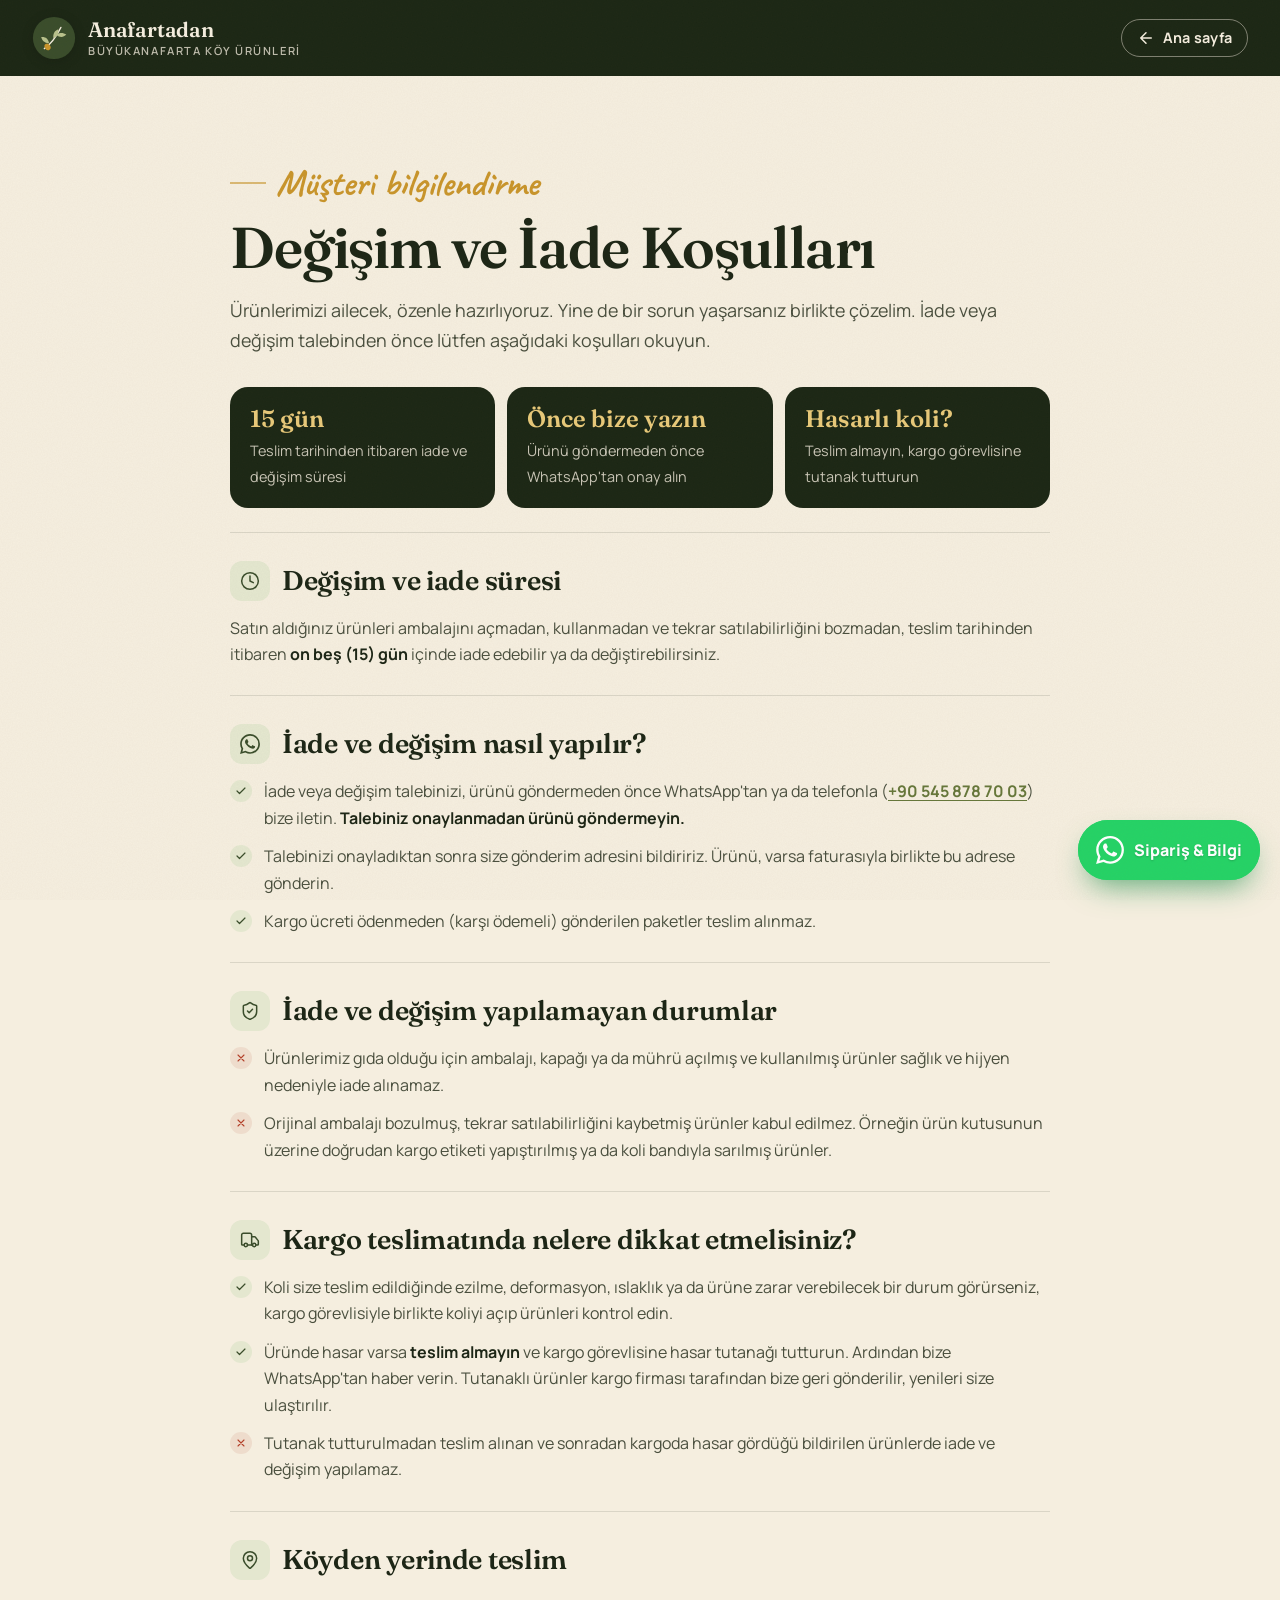
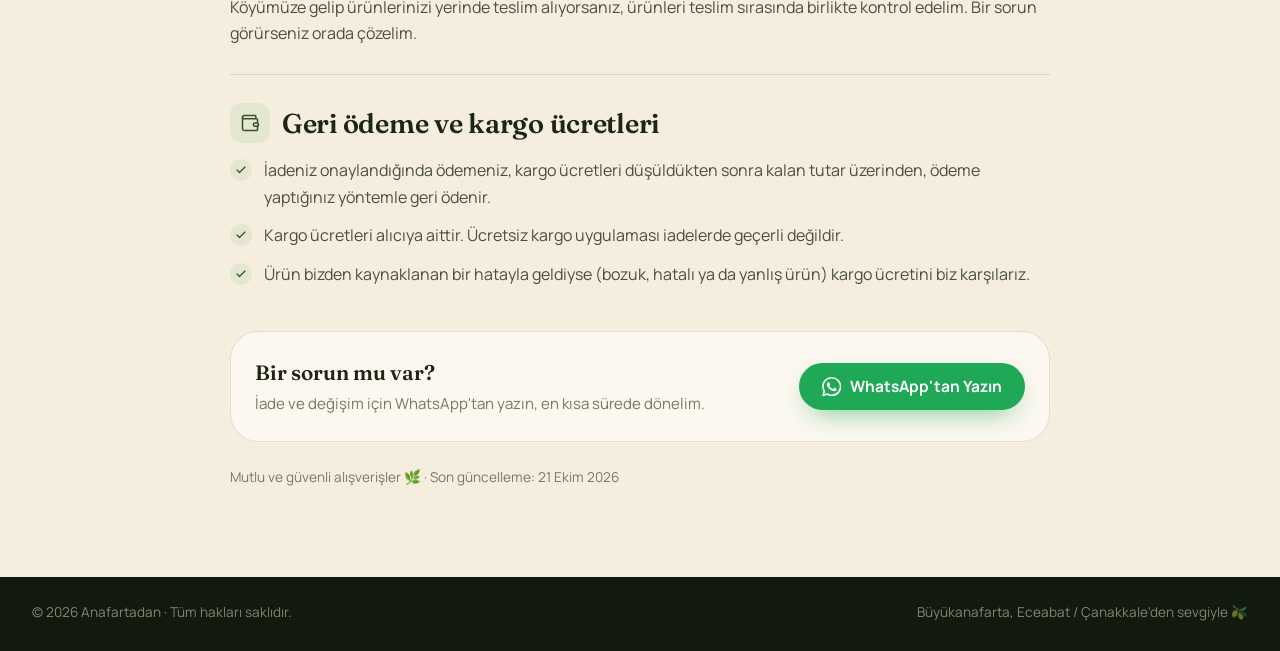
<file: iade-degisim.html>
<!doctype html>
<html lang="tr">
<head>
  <meta charset="utf-8">
  <meta name="viewport" content="width=device-width, initial-scale=1, viewport-fit=cover">
  <title>Değişim ve İade Koşulları | Anafartadan</title>
  <meta name="description" content="Anafartadan değişim ve iade koşulları: 15 gün içinde iade ve değişim, kargo teslimatında dikkat edilmesi gerekenler ve geri ödeme bilgileri.">
  <meta name="theme-color" content="#1C2715">
  <link rel="canonical" href="https://anilacartr.github.io/anafartadan/iade-degisim.html">
  <link rel="icon" href="assets/img/favicon.svg" type="image/svg+xml">

  <link rel="preconnect" href="https://fonts.googleapis.com">
  <link rel="preconnect" href="https://fonts.gstatic.com" crossorigin>
  <link href="https://fonts.googleapis.com/css2?family=Caveat:wght@500;700&family=Fraunces:ital,opsz,wght@0,9..144,400..700;1,9..144,400..600&family=Manrope:wght@400;500;600;700;800&display=swap" rel="stylesheet">
  <link rel="stylesheet" href="assets/css/style.css">
</head>
<body>

<!-- İkon seti -->
<svg width="0" height="0" style="position:absolute" aria-hidden="true">
  <defs>
    <symbol id="i-wa" viewBox="0 0 24 24"><path fill="currentColor" d="M17.472 14.382c-.297-.149-1.758-.867-2.03-.967-.273-.099-.471-.148-.67.15-.197.297-.767.966-.94 1.164-.173.199-.347.223-.644.075-.297-.15-1.255-.463-2.39-1.475-.883-.788-1.48-1.761-1.653-2.059-.173-.297-.018-.458.13-.606.134-.133.298-.347.446-.52.149-.174.198-.298.298-.497.099-.198.05-.371-.025-.52-.075-.149-.669-1.612-.916-2.207-.242-.579-.487-.5-.669-.51-.173-.008-.371-.01-.57-.01-.198 0-.52.074-.792.372-.272.297-1.04 1.016-1.04 2.479 0 1.462 1.065 2.875 1.213 3.074.149.198 2.096 3.2 5.077 4.487.709.306 1.262.489 1.694.625.712.227 1.36.195 1.871.118.571-.085 1.758-.719 2.006-1.413.248-.694.248-1.289.173-1.413-.074-.124-.272-.198-.57-.347m-5.421 7.403h-.004a9.87 9.87 0 0 1-5.031-1.378l-.361-.214-3.741.982.998-3.648-.235-.374a9.86 9.86 0 0 1-1.51-5.26c.001-5.45 4.436-9.884 9.888-9.884 2.64 0 5.122 1.03 6.988 2.898a9.825 9.825 0 0 1 2.893 6.994c-.003 5.45-4.437 9.884-9.885 9.884m8.413-18.297A11.815 11.815 0 0 0 12.05 0C5.495 0 .16 5.335.157 11.892c0 2.096.547 4.142 1.588 5.945L.057 24l6.305-1.654a11.882 11.882 0 0 0 5.683 1.448h.005c6.554 0 11.89-5.335 11.893-11.893a11.821 11.821 0 0 0-3.48-8.413Z"/></symbol>
    <symbol id="i-arrow" viewBox="0 0 24 24" fill="none" stroke="currentColor" stroke-width="2" stroke-linecap="round" stroke-linejoin="round"><path d="M5 12h14M12 5l7 7-7 7"/></symbol>
    <symbol id="i-check" viewBox="0 0 24 24" fill="none" stroke="currentColor" stroke-width="2.4" stroke-linecap="round" stroke-linejoin="round"><path d="M20 6 9 17l-5-5"/></symbol>
    <symbol id="i-x" viewBox="0 0 24 24" fill="none" stroke="currentColor" stroke-width="2.2" stroke-linecap="round" stroke-linejoin="round"><path d="M18 6 6 18M6 6l12 12"/></symbol>
    <symbol id="i-clock" viewBox="0 0 24 24" fill="none" stroke="currentColor" stroke-width="1.8" stroke-linecap="round" stroke-linejoin="round"><circle cx="12" cy="12" r="10"/><path d="M12 6v6l4 2"/></symbol>
    <symbol id="i-shield" viewBox="0 0 24 24" fill="none" stroke="currentColor" stroke-width="1.8" stroke-linecap="round" stroke-linejoin="round"><path d="M20 13c0 5-3.5 7.5-7.66 8.95a1 1 0 0 1-.67-.01C7.5 20.5 4 18 4 13V6a1 1 0 0 1 1-1c2 0 4.5-1.2 6.24-2.72a1.17 1.17 0 0 1 1.52 0C14.51 3.81 17 5 19 5a1 1 0 0 1 1 1z"/><path d="m9 12 2 2 4-4"/></symbol>
    <symbol id="i-truck" viewBox="0 0 24 24" fill="none" stroke="currentColor" stroke-width="1.8" stroke-linecap="round" stroke-linejoin="round"><path d="M14 18V6a2 2 0 0 0-2-2H4a2 2 0 0 0-2 2v11a1 1 0 0 0 1 1h2"/><path d="M15 18H9"/><path d="M19 18h2a1 1 0 0 0 1-1v-3.65a1 1 0 0 0-.22-.62l-3.48-4.35A1 1 0 0 0 17.52 8H14"/><circle cx="17" cy="18" r="2"/><circle cx="7" cy="18" r="2"/></symbol>
    <symbol id="i-pin" viewBox="0 0 24 24" fill="none" stroke="currentColor" stroke-width="1.8" stroke-linecap="round" stroke-linejoin="round"><path d="M20 10c0 4.99-5.54 10.19-7.4 11.8a1 1 0 0 1-1.2 0C9.54 20.19 4 14.99 4 10a8 8 0 0 1 16 0"/><circle cx="12" cy="10" r="3"/></symbol>
    <symbol id="i-wallet" viewBox="0 0 24 24" fill="none" stroke="currentColor" stroke-width="1.8" stroke-linecap="round" stroke-linejoin="round"><path d="M19 7V4a1 1 0 0 0-1-1H5a2 2 0 0 0 0 4h15a1 1 0 0 1 1 1v4h-3a2 2 0 0 0 0 4h3a1 1 0 0 0 1-1v-2a1 1 0 0 0-1-1"/><path d="M3 5v14a2 2 0 0 0 2 2h15a1 1 0 0 0 1-1v-4"/></symbol>
    <symbol id="logo-mark" viewBox="0 0 48 48"><circle cx="24" cy="24" r="23" fill="currentColor"/><path d="M13.5 35.5C20 31 26 23.5 31.5 12.5" fill="none" stroke="#F5EEDF" stroke-width="1.6" stroke-linecap="round"/><path d="M18.6 29.6c-4.6.2-7.6-2.4-8.6-6.6 4.4-.6 7.8 1.6 8.6 6.6Z" fill="#B9C28C"/><path d="M23.4 24.2c-.8-4.6 1.2-8.2 5.2-9.8 1 4.4-1 8-5.2 9.8Z" fill="#B9C28C"/><path d="M26.4 20.4c3.8-2.6 7.8-2.4 11-.2-3 3.2-7 3.6-11 .2Z" fill="#B9C28C"/><ellipse cx="17" cy="33.6" rx="3" ry="3.8" transform="rotate(-35 17 33.6)" fill="#C9952B"/></symbol>
  </defs>
</svg>

<header class="page-header">
  <div class="container page-header-inner">
    <a class="brand light" href="index.html" aria-label="Anafartadan ana sayfa">
      <svg class="brand-mark" aria-hidden="true"><use href="#logo-mark"/></svg>
      <span class="brand-text"><strong>Anafartadan</strong><small>Büyükanafarta Köy Ürünleri</small></span>
    </a>
    <a class="btn btn-ghost btn-sm" href="index.html"><svg class="ic flip" aria-hidden="true"><use href="#i-arrow"/></svg> Ana sayfa</a>
  </div>
</header>

<main class="legal">
  <div class="container legal-inner">
    <span class="kicker">Müşteri bilgilendirme</span>
    <h1>Değişim ve İade Koşulları</h1>
    <p class="legal-lead">Ürünlerimizi ailecek, özenle hazırlıyoruz. Yine de bir sorun yaşarsanız birlikte çözelim. İade veya değişim talebinden önce lütfen aşağıdaki koşulları okuyun.</p>

    <div class="legal-summary">
      <div><b>15 gün</b><span>Teslim tarihinden itibaren iade ve değişim süresi</span></div>
      <div><b>Önce bize yazın</b><span>Ürünü göndermeden önce WhatsApp'tan onay alın</span></div>
      <div><b>Hasarlı koli?</b><span>Teslim almayın, kargo görevlisine tutanak tutturun</span></div>
    </div>

    <section class="legal-block">
      <h2><span class="legal-ic"><svg class="ic" aria-hidden="true"><use href="#i-clock"/></svg></span>Değişim ve iade süresi</h2>
      <p>Satın aldığınız ürünleri ambalajını açmadan, kullanmadan ve tekrar satılabilirliğini bozmadan, teslim tarihinden itibaren <strong>on beş (15) gün</strong> içinde iade edebilir ya da değiştirebilirsiniz.</p>
    </section>

    <section class="legal-block">
      <h2><span class="legal-ic"><svg class="ic" aria-hidden="true"><use href="#i-wa"/></svg></span>İade ve değişim nasıl yapılır?</h2>
      <ul>
        <li><svg class="ic" aria-hidden="true"><use href="#i-check"/></svg><span>İade veya değişim talebinizi, ürünü göndermeden önce WhatsApp'tan ya da telefonla (<a data-wa="Merhaba, siparişimle ilgili iade / değişim talebim var." data-config="phoneDisplay"></a>) bize iletin. <strong>Talebiniz onaylanmadan ürünü göndermeyin.</strong></span></li>
        <li><svg class="ic" aria-hidden="true"><use href="#i-check"/></svg><span>Talebinizi onayladıktan sonra size gönderim adresini bildiririz. Ürünü, varsa faturasıyla birlikte bu adrese gönderin.</span></li>
        <li><svg class="ic" aria-hidden="true"><use href="#i-check"/></svg><span>Kargo ücreti ödenmeden (karşı ödemeli) gönderilen paketler teslim alınmaz.</span></li>
      </ul>
    </section>

    <section class="legal-block">
      <h2><span class="legal-ic"><svg class="ic" aria-hidden="true"><use href="#i-shield"/></svg></span>İade ve değişim yapılamayan durumlar</h2>
      <ul>
        <li class="no"><svg class="ic" aria-hidden="true"><use href="#i-x"/></svg><span>Ürünlerimiz gıda olduğu için ambalajı, kapağı ya da mührü açılmış ve kullanılmış ürünler sağlık ve hijyen nedeniyle iade alınamaz.</span></li>
        <li class="no"><svg class="ic" aria-hidden="true"><use href="#i-x"/></svg><span>Orijinal ambalajı bozulmuş, tekrar satılabilirliğini kaybetmiş ürünler kabul edilmez. Örneğin ürün kutusunun üzerine doğrudan kargo etiketi yapıştırılmış ya da koli bandıyla sarılmış ürünler.</span></li>
      </ul>
    </section>

    <section class="legal-block">
      <h2><span class="legal-ic"><svg class="ic" aria-hidden="true"><use href="#i-truck"/></svg></span>Kargo teslimatında nelere dikkat etmelisiniz?</h2>
      <ul>
        <li><svg class="ic" aria-hidden="true"><use href="#i-check"/></svg><span>Koli size teslim edildiğinde ezilme, deformasyon, ıslaklık ya da ürüne zarar verebilecek bir durum görürseniz, kargo görevlisiyle birlikte koliyi açıp ürünleri kontrol edin.</span></li>
        <li><svg class="ic" aria-hidden="true"><use href="#i-check"/></svg><span>Üründe hasar varsa <strong>teslim almayın</strong> ve kargo görevlisine hasar tutanağı tutturun. Ardından bize WhatsApp'tan haber verin. Tutanaklı ürünler kargo firması tarafından bize geri gönderilir, yenileri size ulaştırılır.</span></li>
        <li class="no"><svg class="ic" aria-hidden="true"><use href="#i-x"/></svg><span>Tutanak tutturulmadan teslim alınan ve sonradan kargoda hasar gördüğü bildirilen ürünlerde iade ve değişim yapılamaz.</span></li>
      </ul>
    </section>

    <section class="legal-block">
      <h2><span class="legal-ic"><svg class="ic" aria-hidden="true"><use href="#i-pin"/></svg></span>Köyden yerinde teslim</h2>
      <p>Köyümüze gelip ürünlerinizi yerinde teslim alıyorsanız, ürünleri teslim sırasında birlikte kontrol edelim. Bir sorun görürseniz orada çözelim.</p>
    </section>

    <section class="legal-block">
      <h2><span class="legal-ic"><svg class="ic" aria-hidden="true"><use href="#i-wallet"/></svg></span>Geri ödeme ve kargo ücretleri</h2>
      <ul>
        <li><svg class="ic" aria-hidden="true"><use href="#i-check"/></svg><span>İadeniz onaylandığında ödemeniz, kargo ücretleri düşüldükten sonra kalan tutar üzerinden, ödeme yaptığınız yöntemle geri ödenir.</span></li>
        <li><svg class="ic" aria-hidden="true"><use href="#i-check"/></svg><span>Kargo ücretleri alıcıya aittir. Ücretsiz kargo uygulaması iadelerde geçerli değildir.</span></li>
        <li><svg class="ic" aria-hidden="true"><use href="#i-check"/></svg><span>Ürün bizden kaynaklanan bir hatayla geldiyse (bozuk, hatalı ya da yanlış ürün) kargo ücretini biz karşılarız.</span></li>
      </ul>
    </section>

    <div class="legal-contact">
      <div>
        <strong>Bir sorun mu var?</strong>
        <span>İade ve değişim için WhatsApp'tan yazın, en kısa sürede dönelim.</span>
      </div>
      <a class="btn btn-wa" data-wa="Merhaba, siparişimle ilgili iade / değişim talebim var."><svg class="ic" aria-hidden="true"><use href="#i-wa"/></svg> WhatsApp'tan Yazın</a>
    </div>

    <p class="legal-updated">Mutlu ve güvenli alışverişler 🌿 · Son güncelleme: 21 Ekim 2026</p>
  </div>
</main>

<footer class="site-footer page-footer">
  <div class="container footer-bottom">
    <p>© <span id="year"></span> Anafartadan · Tüm hakları saklıdır.</p>
    <p>Büyükanafarta, Eceabat / Çanakkale'den sevgiyle 🫒</p>
  </div>
</footer>

<a class="wa-float" data-wa aria-label="WhatsApp'tan yazın">
  <svg class="ic" aria-hidden="true"><use href="#i-wa"/></svg>
  <span class="wa-float-label">Sipariş & Bilgi</span>
</a>

<script src="assets/js/products.js"></script>
<script src="assets/js/site.js"></script>
</body>
</html>
</file>
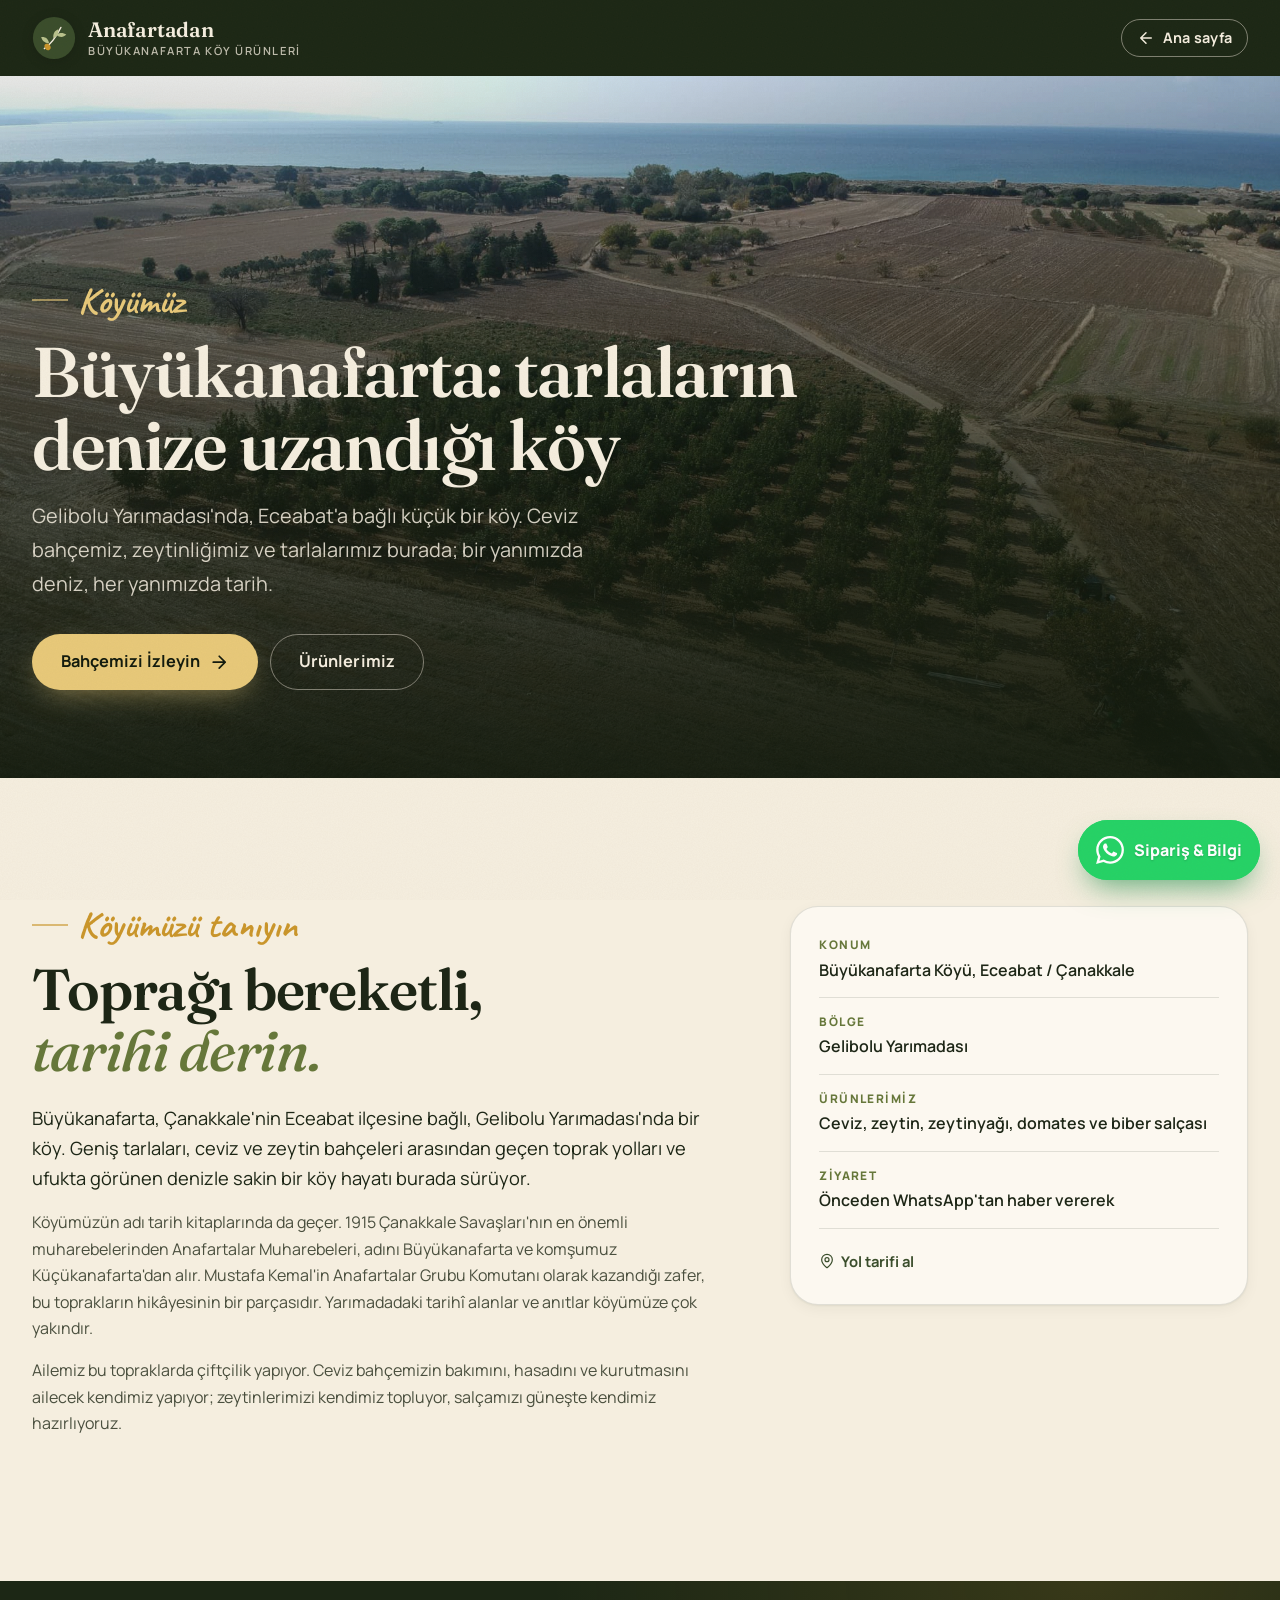
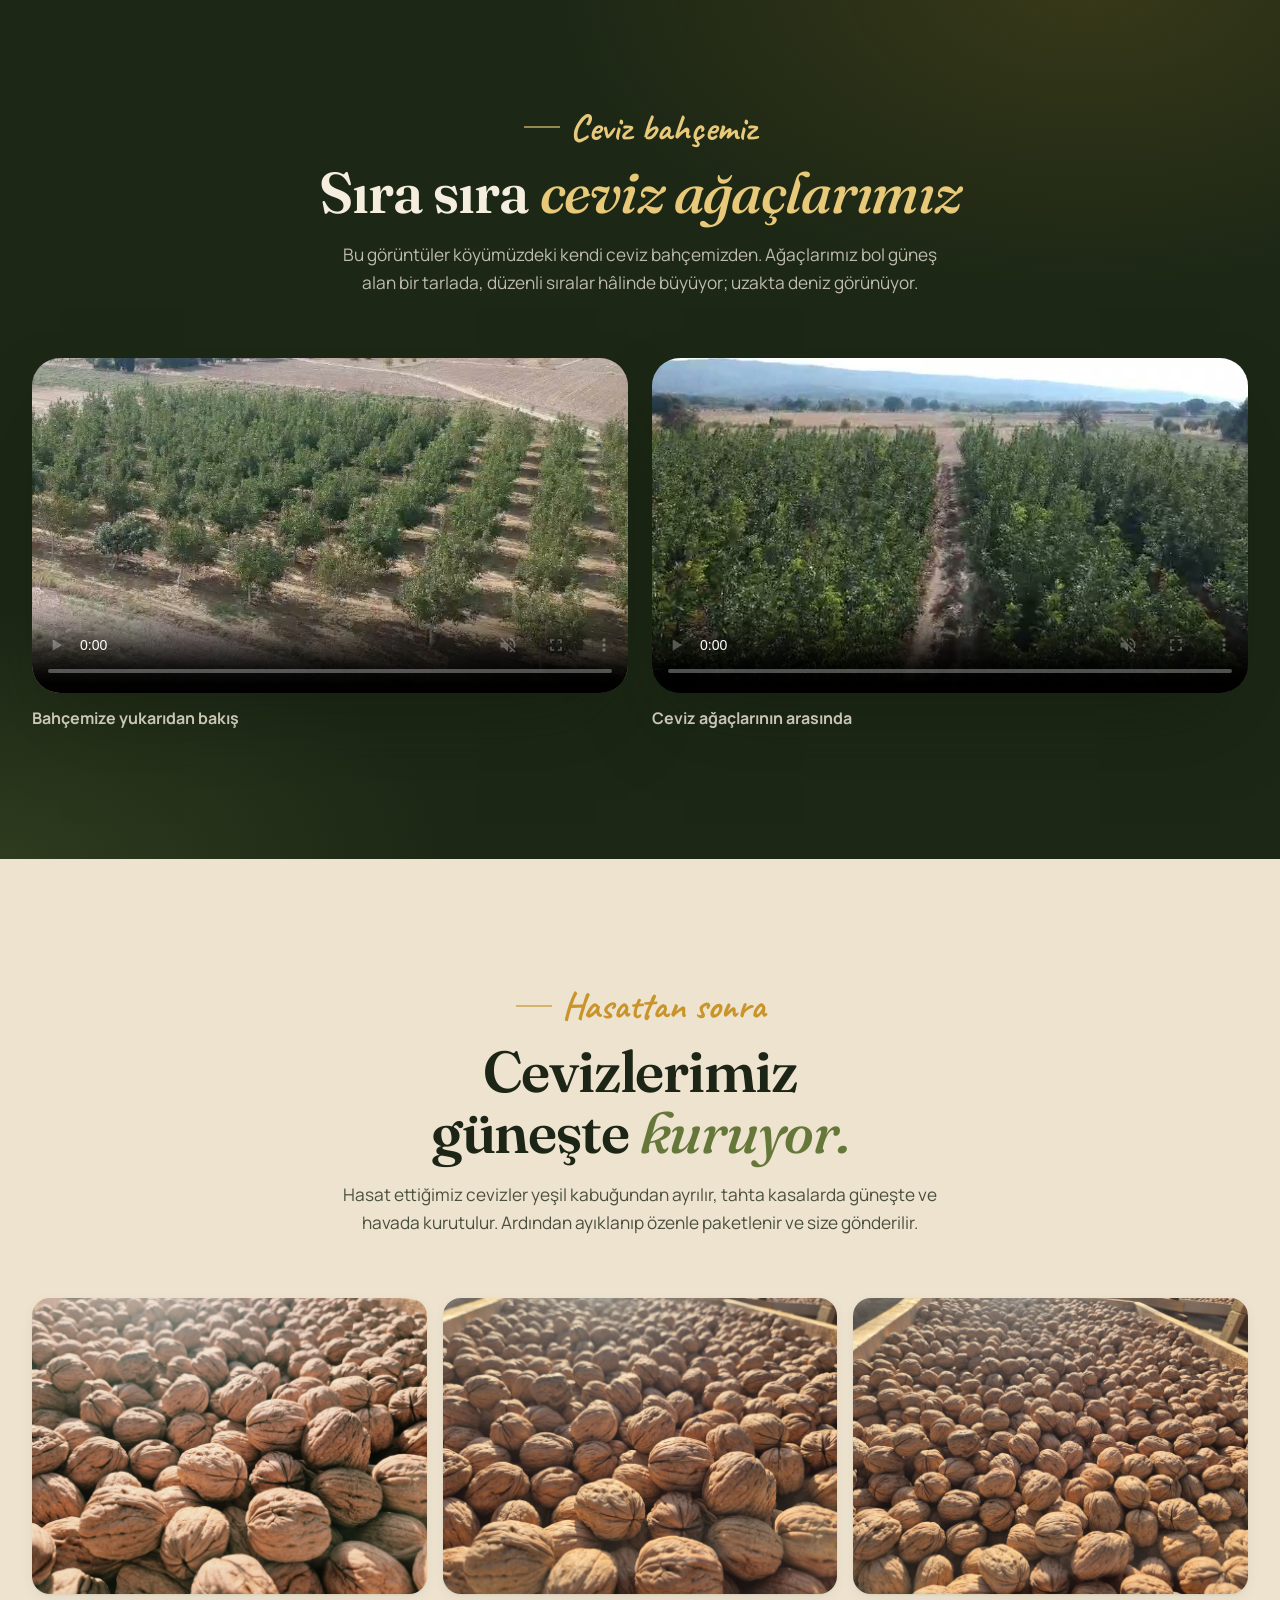
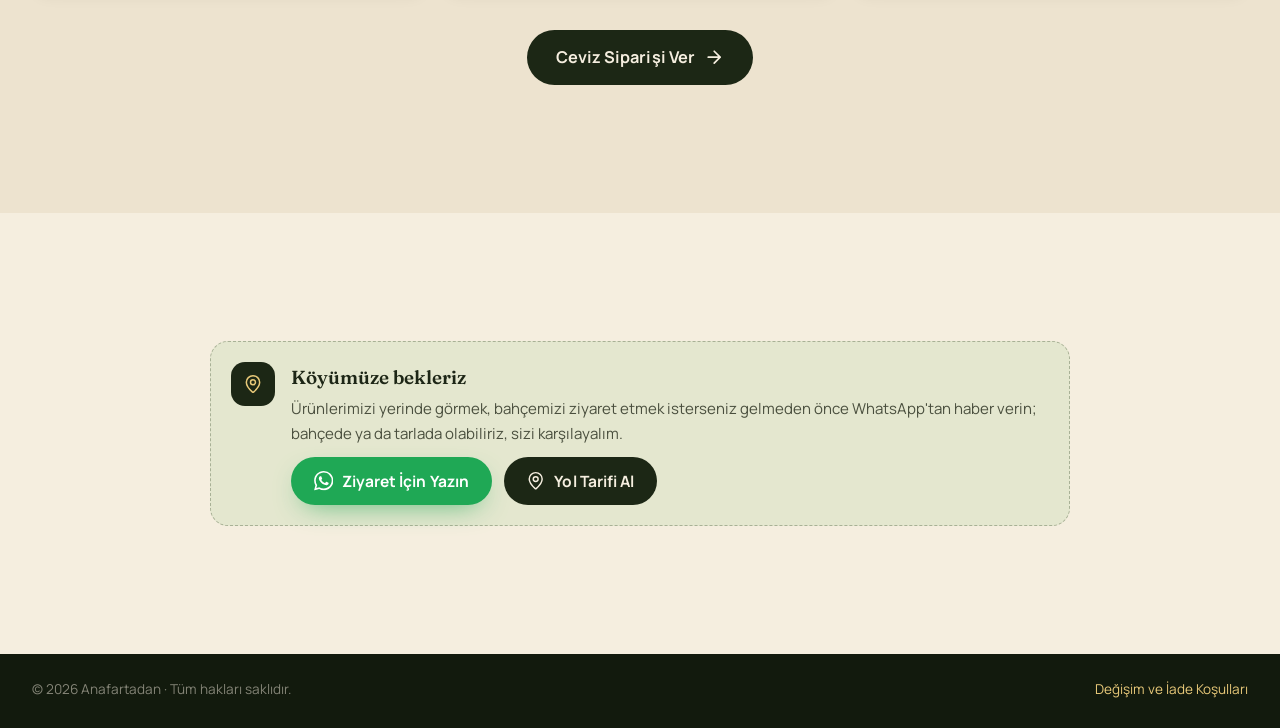
<file: koyumuz.html>
<!doctype html>
<html lang="tr">
<head>
  <meta charset="utf-8">
  <meta name="viewport" content="width=device-width, initial-scale=1, viewport-fit=cover">
  <title>Köyümüz: Büyükanafarta | Anafartadan</title>
  <meta name="description" content="Büyükanafarta köyünü ve ceviz bahçemizi tanıyın: Gelibolu Yarımadası'nda, denize uzanan tarlalar, ceviz ve zeytin bahçeleri, 1915'in Anafartalar'ı.">
  <meta name="theme-color" content="#1C2715">
  <meta property="og:type" content="website">
  <meta property="og:locale" content="tr_TR">
  <meta property="og:title" content="Köyümüz: Büyükanafarta · Anafartadan">
  <meta property="og:description" content="Ceviz bahçemizi, köyümüzü ve hasattan sonraki cevizlerimizi gerçek görüntülerle tanıyın.">
  <meta property="og:url" content="https://anilacartr.github.io/anafartadan/koyumuz.html">
  <meta property="og:image" content="https://anilacartr.github.io/anafartadan/assets/img/koy/ceviz-bahcesi.jpg">
  <link rel="canonical" href="https://anilacartr.github.io/anafartadan/koyumuz.html">
  <link rel="icon" href="assets/img/favicon.svg" type="image/svg+xml">

  <link rel="preconnect" href="https://fonts.googleapis.com">
  <link rel="preconnect" href="https://fonts.gstatic.com" crossorigin>
  <link href="https://fonts.googleapis.com/css2?family=Caveat:wght@500;700&family=Fraunces:ital,opsz,wght@0,9..144,400..700;1,9..144,400..600&family=Manrope:wght@400;500;600;700;800&display=swap" rel="stylesheet">
  <link rel="preload" as="image" href="assets/img/koy/ceviz-bahcesi.jpg" fetchpriority="high">
  <link rel="stylesheet" href="assets/css/style.css">
</head>
<body>

<!-- İkon seti -->
<svg width="0" height="0" style="position:absolute" aria-hidden="true">
  <defs>
    <symbol id="i-wa" viewBox="0 0 24 24"><path fill="currentColor" d="M17.472 14.382c-.297-.149-1.758-.867-2.03-.967-.273-.099-.471-.148-.67.15-.197.297-.767.966-.94 1.164-.173.199-.347.223-.644.075-.297-.15-1.255-.463-2.39-1.475-.883-.788-1.48-1.761-1.653-2.059-.173-.297-.018-.458.13-.606.134-.133.298-.347.446-.52.149-.174.198-.298.298-.497.099-.198.05-.371-.025-.52-.075-.149-.669-1.612-.916-2.207-.242-.579-.487-.5-.669-.51-.173-.008-.371-.01-.57-.01-.198 0-.52.074-.792.372-.272.297-1.04 1.016-1.04 2.479 0 1.462 1.065 2.875 1.213 3.074.149.198 2.096 3.2 5.077 4.487.709.306 1.262.489 1.694.625.712.227 1.36.195 1.871.118.571-.085 1.758-.719 2.006-1.413.248-.694.248-1.289.173-1.413-.074-.124-.272-.198-.57-.347m-5.421 7.403h-.004a9.87 9.87 0 0 1-5.031-1.378l-.361-.214-3.741.982.998-3.648-.235-.374a9.86 9.86 0 0 1-1.51-5.26c.001-5.45 4.436-9.884 9.888-9.884 2.64 0 5.122 1.03 6.988 2.898a9.825 9.825 0 0 1 2.893 6.994c-.003 5.45-4.437 9.884-9.885 9.884m8.413-18.297A11.815 11.815 0 0 0 12.05 0C5.495 0 .16 5.335.157 11.892c0 2.096.547 4.142 1.588 5.945L.057 24l6.305-1.654a11.882 11.882 0 0 0 5.683 1.448h.005c6.554 0 11.89-5.335 11.893-11.893a11.821 11.821 0 0 0-3.48-8.413Z"/></symbol>
    <symbol id="i-arrow" viewBox="0 0 24 24" fill="none" stroke="currentColor" stroke-width="2" stroke-linecap="round" stroke-linejoin="round"><path d="M5 12h14M12 5l7 7-7 7"/></symbol>
    <symbol id="i-pin" viewBox="0 0 24 24" fill="none" stroke="currentColor" stroke-width="1.8" stroke-linecap="round" stroke-linejoin="round"><path d="M20 10c0 4.99-5.54 10.19-7.4 11.8a1 1 0 0 1-1.2 0C9.54 20.19 4 14.99 4 10a8 8 0 0 1 16 0"/><circle cx="12" cy="10" r="3"/></symbol>
    <symbol id="logo-mark" viewBox="0 0 48 48"><circle cx="24" cy="24" r="23" fill="currentColor"/><path d="M13.5 35.5C20 31 26 23.5 31.5 12.5" fill="none" stroke="#F5EEDF" stroke-width="1.6" stroke-linecap="round"/><path d="M18.6 29.6c-4.6.2-7.6-2.4-8.6-6.6 4.4-.6 7.8 1.6 8.6 6.6Z" fill="#B9C28C"/><path d="M23.4 24.2c-.8-4.6 1.2-8.2 5.2-9.8 1 4.4-1 8-5.2 9.8Z" fill="#B9C28C"/><path d="M26.4 20.4c3.8-2.6 7.8-2.4 11-.2-3 3.2-7 3.6-11 .2Z" fill="#B9C28C"/><ellipse cx="17" cy="33.6" rx="3" ry="3.8" transform="rotate(-35 17 33.6)" fill="#C9952B"/></symbol>
  </defs>
</svg>

<header class="page-header">
  <div class="container page-header-inner">
    <a class="brand light" href="index.html" aria-label="Anafartadan ana sayfa">
      <svg class="brand-mark" aria-hidden="true"><use href="#logo-mark"/></svg>
      <span class="brand-text"><strong>Anafartadan</strong><small>Büyükanafarta Köy Ürünleri</small></span>
    </a>
    <a class="btn btn-ghost btn-sm" href="index.html"><svg class="ic flip" aria-hidden="true"><use href="#i-arrow"/></svg> Ana sayfa</a>
  </div>
</header>

<main>
  <!-- Kapak -->
  <section class="village-hero" aria-labelledby="villageTitle">
    <div class="village-hero-media" aria-hidden="true">
      <img src="assets/img/koy/ceviz-bahcesi.jpg" alt="" fetchpriority="high">
    </div>
    <div class="container">
      <span class="kicker light">Köyümüz</span>
      <h1 id="villageTitle">Büyükanafarta: tarlaların denize uzandığı köy</h1>
      <p class="lead">Gelibolu Yarımadası'nda, Eceabat'a bağlı küçük bir köy. Ceviz bahçemiz, zeytinliğimiz ve tarlalarımız burada; bir yanımızda deniz, her yanımızda tarih.</p>
      <div class="hero-ctas">
        <a class="btn btn-gold btn-lg" href="#bahce">Bahçemizi İzleyin <svg class="ic" aria-hidden="true"><use href="#i-arrow"/></svg></a>
        <a class="btn btn-ghost btn-lg" href="index.html#urunler">Ürünlerimiz</a>
      </div>
    </div>
  </section>

  <!-- Köyü tanıtım -->
  <section class="section village-intro" aria-labelledby="introTitle">
    <div class="container village-intro-grid">
      <div class="village-copy">
        <span class="kicker">Köyümüzü tanıyın</span>
        <h2 id="introTitle">Toprağı bereketli, <em>tarihi derin.</em></h2>
        <p class="lead-dark">Büyükanafarta, Çanakkale'nin Eceabat ilçesine bağlı, Gelibolu Yarımadası'nda bir köy. Geniş tarlaları, ceviz ve zeytin bahçeleri arasından geçen toprak yolları ve ufukta görünen denizle sakin bir köy hayatı burada sürüyor.</p>
        <p>Köyümüzün adı tarih kitaplarında da geçer. 1915 Çanakkale Savaşları'nın en önemli muharebelerinden Anafartalar Muharebeleri, adını Büyükanafarta ve komşumuz Küçükanafarta'dan alır. Mustafa Kemal'in Anafartalar Grubu Komutanı olarak kazandığı zafer, bu toprakların hikâyesinin bir parçasıdır. Yarımadadaki tarihî alanlar ve anıtlar köyümüze çok yakındır.</p>
        <p>Ailemiz bu topraklarda çiftçilik yapıyor. Ceviz bahçemizin bakımını, hasadını ve kurutmasını ailecek kendimiz yapıyor; zeytinlerimizi kendimiz topluyor, salçamızı güneşte kendimiz hazırlıyoruz.</p>
      </div>
      <aside class="village-facts" aria-label="Köy bilgileri">
        <dl>
          <div><dt>Konum</dt><dd>Büyükanafarta Köyü, Eceabat / Çanakkale</dd></div>
          <div><dt>Bölge</dt><dd>Gelibolu Yarımadası</dd></div>
          <div><dt>Ürünlerimiz</dt><dd>Ceviz, zeytin, zeytinyağı, domates ve biber salçası</dd></div>
          <div><dt>Ziyaret</dt><dd>Önceden WhatsApp'tan haber vererek</dd></div>
        </dl>
        <a class="visit-link" data-config-href="mapsUrl" target="_blank" rel="noopener"><svg class="ic" aria-hidden="true"><use href="#i-pin"/></svg> Yol tarifi al</a>
      </aside>
    </div>
  </section>

  <!-- Ceviz bahçesi videoları -->
  <section class="section village-orchard" id="bahce" aria-labelledby="orchardTitle">
    <div class="diff-deco" aria-hidden="true"></div>
    <div class="container">
      <div class="section-head light">
        <span class="kicker light">Ceviz bahçemiz</span>
        <h2 id="orchardTitle">Sıra sıra <em>ceviz ağaçlarımız</em></h2>
        <p>Bu görüntüler köyümüzdeki kendi ceviz bahçemizden. Ağaçlarımız bol güneş alan bir tarlada, düzenli sıralar hâlinde büyüyor; uzakta deniz görünüyor.</p>
      </div>
      <div class="video-grid">
        <figure class="video-card">
          <video data-autoplay muted loop playsinline controls preload="none" poster="assets/video/ceviz-bahcesi-havadan.jpg" aria-label="Ceviz bahçemizin havadan görüntüsü">
            <source src="assets/video/ceviz-bahcesi-havadan.mp4" type="video/mp4">
          </video>
          <figcaption>Bahçemize yukarıdan bakış</figcaption>
        </figure>
        <figure class="video-card">
          <video data-autoplay muted loop playsinline controls preload="none" poster="assets/video/ceviz-bahcesi-agaclar.jpg" aria-label="Ceviz ağaçlarının arasından görüntü">
            <source src="assets/video/ceviz-bahcesi-agaclar.mp4" type="video/mp4">
          </video>
          <figcaption>Ceviz ağaçlarının arasında</figcaption>
        </figure>
      </div>
    </div>
  </section>

  <!-- Hasattan sonra -->
  <section class="section village-harvest" aria-labelledby="harvestTitle">
    <div class="container">
      <div class="section-head">
        <span class="kicker">Hasattan sonra</span>
        <h2 id="harvestTitle">Cevizlerimiz güneşte <em>kuruyor.</em></h2>
        <p>Hasat ettiğimiz cevizler yeşil kabuğundan ayrılır, tahta kasalarda güneşte ve havada kurutulur. Ardından ayıklanıp özenle paketlenir ve size gönderilir.</p>
      </div>
      <div class="village-gallery">
        <a href="assets/img/koy/ceviz-yakin.jpg" target="_blank" rel="noopener"><img src="assets/img/koy/ceviz-yakin.jpg" alt="Yakından kabuklu cevizlerimiz" loading="lazy"></a>
        <a href="assets/img/koy/ceviz-kasa.jpg" target="_blank" rel="noopener"><img src="assets/img/koy/ceviz-kasa.jpg" alt="Tahta kasada kurumaya bırakılan cevizler" loading="lazy"></a>
        <a href="assets/img/koy/ceviz-kasa-genis.jpg" target="_blank" rel="noopener"><img src="assets/img/koy/ceviz-kasa-genis.jpg" alt="Güneşte kuruyan cevizlerle dolu kasalar" loading="lazy"></a>
      </div>
      <p class="village-cta"><a class="btn btn-dark btn-lg" href="index.html#urunler">Ceviz Siparişi Ver <svg class="ic" aria-hidden="true"><use href="#i-arrow"/></svg></a></p>
    </div>
  </section>

  <!-- Ziyaret -->
  <section class="section village-visit" aria-labelledby="visitTitle">
    <div class="container">
      <div class="visit">
        <span class="visit-ic"><svg class="ic" aria-hidden="true"><use href="#i-pin"/></svg></span>
        <div>
          <strong id="visitTitle">Köyümüze bekleriz</strong>
          <p>Ürünlerimizi yerinde görmek, bahçemizi ziyaret etmek isterseniz gelmeden önce WhatsApp'tan haber verin; bahçede ya da tarlada olabiliriz, sizi karşılayalım.</p>
          <div class="hero-ctas">
            <a class="btn btn-wa" data-wa="Merhaba, Büyükanafarta'ya gelip ürünlerinizi yerinde görmek istiyorum."><svg class="ic" aria-hidden="true"><use href="#i-wa"/></svg> Ziyaret İçin Yazın</a>
            <a class="btn btn-dark" data-config-href="mapsUrl" target="_blank" rel="noopener"><svg class="ic" aria-hidden="true"><use href="#i-pin"/></svg> Yol Tarifi Al</a>
          </div>
        </div>
      </div>
    </div>
  </section>
</main>

<footer class="site-footer page-footer">
  <div class="container footer-bottom">
    <p>© <span id="year"></span> Anafartadan · Tüm hakları saklıdır.</p>
    <p><a href="iade-degisim.html">Değişim ve İade Koşulları</a></p>
  </div>
</footer>

<a class="wa-float" data-wa aria-label="WhatsApp'tan yazın">
  <svg class="ic" aria-hidden="true"><use href="#i-wa"/></svg>
  <span class="wa-float-label">Sipariş & Bilgi</span>
</a>

<script src="assets/js/products.js"></script>
<script src="assets/js/site.js"></script>
</body>
</html>
</file>
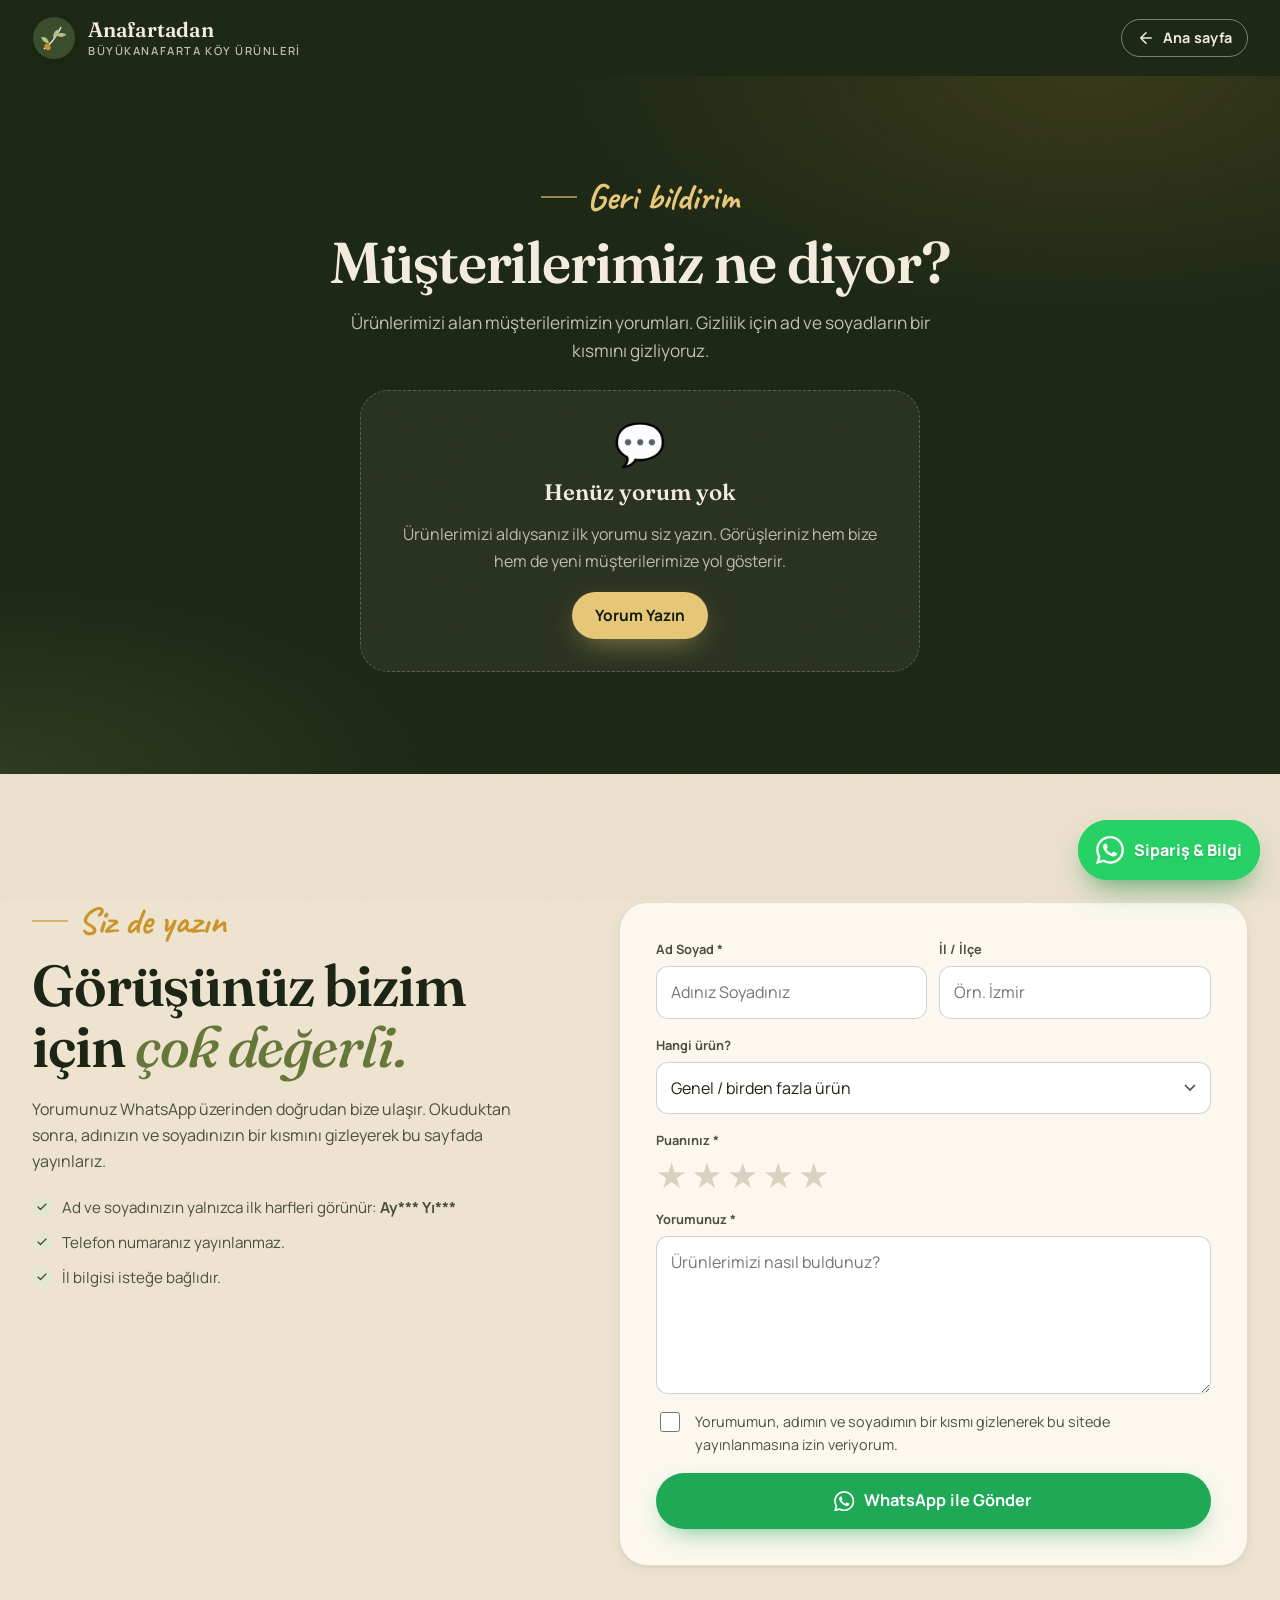
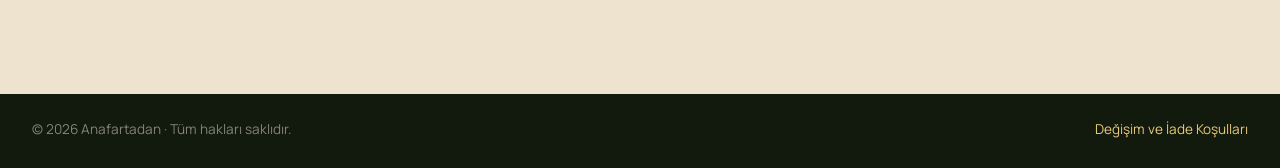
<file: yorumlar.html>
<!doctype html>
<html lang="tr">
<head>
  <meta charset="utf-8">
  <meta name="viewport" content="width=device-width, initial-scale=1, viewport-fit=cover">
  <title>Müşteri Yorumları | Anafartadan</title>
  <meta name="description" content="Anafartadan müşterilerinin ceviz, zeytin, zeytinyağı ve ev salçaları hakkındaki yorumları. Siz de deneyiminizi paylaşın.">
  <meta name="theme-color" content="#1C2715">
  <link rel="canonical" href="https://anilacartr.github.io/anafartadan/yorumlar.html">
  <link rel="icon" href="assets/img/favicon.svg" type="image/svg+xml">

  <link rel="preconnect" href="https://fonts.googleapis.com">
  <link rel="preconnect" href="https://fonts.gstatic.com" crossorigin>
  <link href="https://fonts.googleapis.com/css2?family=Caveat:wght@500;700&family=Fraunces:ital,opsz,wght@0,9..144,400..700;1,9..144,400..600&family=Manrope:wght@400;500;600;700;800&display=swap" rel="stylesheet">
  <link rel="stylesheet" href="assets/css/style.css">
</head>
<body>

<!-- İkon seti -->
<svg width="0" height="0" style="position:absolute" aria-hidden="true">
  <defs>
    <symbol id="i-wa" viewBox="0 0 24 24"><path fill="currentColor" d="M17.472 14.382c-.297-.149-1.758-.867-2.03-.967-.273-.099-.471-.148-.67.15-.197.297-.767.966-.94 1.164-.173.199-.347.223-.644.075-.297-.15-1.255-.463-2.39-1.475-.883-.788-1.48-1.761-1.653-2.059-.173-.297-.018-.458.13-.606.134-.133.298-.347.446-.52.149-.174.198-.298.298-.497.099-.198.05-.371-.025-.52-.075-.149-.669-1.612-.916-2.207-.242-.579-.487-.5-.669-.51-.173-.008-.371-.01-.57-.01-.198 0-.52.074-.792.372-.272.297-1.04 1.016-1.04 2.479 0 1.462 1.065 2.875 1.213 3.074.149.198 2.096 3.2 5.077 4.487.709.306 1.262.489 1.694.625.712.227 1.36.195 1.871.118.571-.085 1.758-.719 2.006-1.413.248-.694.248-1.289.173-1.413-.074-.124-.272-.198-.57-.347m-5.421 7.403h-.004a9.87 9.87 0 0 1-5.031-1.378l-.361-.214-3.741.982.998-3.648-.235-.374a9.86 9.86 0 0 1-1.51-5.26c.001-5.45 4.436-9.884 9.888-9.884 2.64 0 5.122 1.03 6.988 2.898a9.825 9.825 0 0 1 2.893 6.994c-.003 5.45-4.437 9.884-9.885 9.884m8.413-18.297A11.815 11.815 0 0 0 12.05 0C5.495 0 .16 5.335.157 11.892c0 2.096.547 4.142 1.588 5.945L.057 24l6.305-1.654a11.882 11.882 0 0 0 5.683 1.448h.005c6.554 0 11.89-5.335 11.893-11.893a11.821 11.821 0 0 0-3.48-8.413Z"/></symbol>
    <symbol id="i-arrow" viewBox="0 0 24 24" fill="none" stroke="currentColor" stroke-width="2" stroke-linecap="round" stroke-linejoin="round"><path d="M5 12h14M12 5l7 7-7 7"/></symbol>
    <symbol id="i-check" viewBox="0 0 24 24" fill="none" stroke="currentColor" stroke-width="2.4" stroke-linecap="round" stroke-linejoin="round"><path d="M20 6 9 17l-5-5"/></symbol>
    <symbol id="logo-mark" viewBox="0 0 48 48"><circle cx="24" cy="24" r="23" fill="currentColor"/><path d="M13.5 35.5C20 31 26 23.5 31.5 12.5" fill="none" stroke="#F5EEDF" stroke-width="1.6" stroke-linecap="round"/><path d="M18.6 29.6c-4.6.2-7.6-2.4-8.6-6.6 4.4-.6 7.8 1.6 8.6 6.6Z" fill="#B9C28C"/><path d="M23.4 24.2c-.8-4.6 1.2-8.2 5.2-9.8 1 4.4-1 8-5.2 9.8Z" fill="#B9C28C"/><path d="M26.4 20.4c3.8-2.6 7.8-2.4 11-.2-3 3.2-7 3.6-11 .2Z" fill="#B9C28C"/><ellipse cx="17" cy="33.6" rx="3" ry="3.8" transform="rotate(-35 17 33.6)" fill="#C9952B"/></symbol>
  </defs>
</svg>

<header class="page-header">
  <div class="container page-header-inner">
    <a class="brand light" href="index.html" aria-label="Anafartadan ana sayfa">
      <svg class="brand-mark" aria-hidden="true"><use href="#logo-mark"/></svg>
      <span class="brand-text"><strong>Anafartadan</strong><small>Büyükanafarta Köy Ürünleri</small></span>
    </a>
    <a class="btn btn-ghost btn-sm" href="index.html"><svg class="ic flip" aria-hidden="true"><use href="#i-arrow"/></svg> Ana sayfa</a>
  </div>
</header>

<main>
  <section class="rv-hero" aria-labelledby="rvTitle">
    <div class="container rv-hero-inner">
      <span class="kicker light">Geri bildirim</span>
      <h1 id="rvTitle">Müşterilerimiz ne diyor?</h1>
      <p class="rv-hero-lead">Ürünlerimizi alan müşterilerimizin yorumları. Gizlilik için ad ve soyadların bir kısmını gizliyoruz.</p>
      <p class="rv-summary" data-reviews-summary></p>
      <div class="rv-slider" data-reviews-slider></div>
      <div class="rv-empty" data-reviews-empty>
        <span class="rv-empty-ic" aria-hidden="true">💬</span>
        <strong>Henüz yorum yok</strong>
        <p>Ürünlerimizi aldıysanız ilk yorumu siz yazın. Görüşleriniz hem bize hem de yeni müşterilerimize yol gösterir.</p>
        <a class="btn btn-gold" href="#yorum-yaz">Yorum Yazın</a>
      </div>
    </div>
  </section>

  <section class="section rv-all" data-reviews-list-wrap hidden aria-labelledby="rvAllTitle">
    <div class="container">
      <h2 class="rv-all-title" id="rvAllTitle">Tüm yorumlar</h2>
      <div class="rv-grid" data-reviews-list></div>
    </div>
  </section>

  <section class="section rv-write" id="yorum-yaz" aria-labelledby="rvWriteTitle">
    <div class="container rv-write-grid">
      <div class="rv-write-copy">
        <span class="kicker">Siz de yazın</span>
        <h2 id="rvWriteTitle">Görüşünüz bizim için <em>çok değerli.</em></h2>
        <p>Yorumunuz WhatsApp üzerinden doğrudan bize ulaşır. Okuduktan sonra, adınızın ve soyadınızın bir kısmını gizleyerek bu sayfada yayınlarız.</p>
        <ul class="rv-privacy">
          <li><svg class="ic" aria-hidden="true"><use href="#i-check"/></svg><span>Ad ve soyadınızın yalnızca ilk harfleri görünür: <b>Ay*** Yı***</b></span></li>
          <li><svg class="ic" aria-hidden="true"><use href="#i-check"/></svg><span>Telefon numaranız yayınlanmaz.</span></li>
          <li><svg class="ic" aria-hidden="true"><use href="#i-check"/></svg><span>İl bilgisi isteğe bağlıdır.</span></li>
        </ul>
      </div>

      <form class="rv-form" id="reviewForm" novalidate>
        <div class="field-row">
          <label class="field"><span>Ad Soyad *</span><input name="name" type="text" autocomplete="name" placeholder="Adınız Soyadınız"></label>
          <label class="field"><span>İl / İlçe</span><input name="city" type="text" autocomplete="address-level2" placeholder="Örn. İzmir"></label>
        </div>
        <label class="field"><span>Hangi ürün?</span><select name="product"></select></label>
        <fieldset class="field rating-field">
          <legend>Puanınız *</legend>
          <div class="rating">
            <input type="radio" id="r5" name="rating" value="5"><label for="r5" aria-label="5 yıldız">★</label>
            <input type="radio" id="r4" name="rating" value="4"><label for="r4" aria-label="4 yıldız">★</label>
            <input type="radio" id="r3" name="rating" value="3"><label for="r3" aria-label="3 yıldız">★</label>
            <input type="radio" id="r2" name="rating" value="2"><label for="r2" aria-label="2 yıldız">★</label>
            <input type="radio" id="r1" name="rating" value="1"><label for="r1" aria-label="1 yıldız">★</label>
          </div>
        </fieldset>
        <label class="field"><span>Yorumunuz *</span><textarea name="text" rows="5" maxlength="600" placeholder="Ürünlerimizi nasıl buldunuz?"></textarea></label>
        <label class="consent"><input type="checkbox" name="consent" value="evet"><span>Yorumumun, adımın ve soyadımın bir kısmı gizlenerek bu sitede yayınlanmasına izin veriyorum.</span></label>
        <p class="rv-error" data-form-error role="alert" hidden></p>
        <button class="btn btn-wa btn-lg btn-block" type="submit"><svg class="ic" aria-hidden="true"><use href="#i-wa"/></svg> WhatsApp ile Gönder</button>
        <p class="rv-ok" data-form-ok role="status" hidden>Teşekkürler! WhatsApp açıldı. Mesajı gönderdiğinizde yorumunuz bize ulaşır.</p>
      </form>
    </div>
  </section>
</main>

<footer class="site-footer page-footer">
  <div class="container footer-bottom">
    <p>© <span id="year"></span> Anafartadan · Tüm hakları saklıdır.</p>
    <p><a href="iade-degisim.html">Değişim ve İade Koşulları</a></p>
  </div>
</footer>

<a class="wa-float" data-wa aria-label="WhatsApp'tan yazın">
  <svg class="ic" aria-hidden="true"><use href="#i-wa"/></svg>
  <span class="wa-float-label">Sipariş & Bilgi</span>
</a>

<script src="assets/js/products.js"></script>
<script src="assets/js/yorumlar.js"></script>
<script src="assets/js/site.js"></script>
<script src="assets/js/reviews.js"></script>
</body>
</html>
</file>
<file: assets/css/style.css>
/* =====================================================================
   Anafartadan · Büyükanafarta Köy Ürünleri
   ===================================================================== */

:root {
  --cream: #F5EEDF;
  --cream-2: #EDE3CF;
  --paper: #FCF8F0;
  --white: #FFFFFF;
  --ink: #1D2616;
  --ink-soft: #4A4F3E;
  --muted: #7A7564;

  --olive-950: #121A0D;
  --olive-900: #1C2715;
  --olive-800: #28361E;
  --olive-700: #3A4D2B;
  --olive-500: #66773A;
  --olive-300: #B9C28C;
  --olive-100: #E4E7CF;

  --gold: #C9952B;
  --gold-soft: #E8C979;
  --terra: #B3412A;
  --walnut: #7B5434;

  --tone-walnut: #E8DAC4;
  --tone-gold: #EEDFB4;
  --tone-terra: #F0D2C5;
  --tone-olive: #DDE2C4;

  --wa: #1FA855;
  --wa-hover: #178A45;

  --line: rgba(29, 38, 22, .12);
  --line-strong: rgba(29, 38, 22, .2);
  --line-light: rgba(245, 238, 223, .12);

  --radius-sm: 12px;
  --radius: 18px;
  --radius-lg: 28px;

  --shadow-sm: 0 1px 2px rgba(29, 38, 22, .06), 0 4px 14px rgba(29, 38, 22, .05);
  --shadow: 0 18px 40px -18px rgba(29, 38, 22, .35);
  --shadow-lg: 0 40px 80px -30px rgba(18, 26, 13, .55);

  --font-display: "Fraunces", Georgia, "Times New Roman", serif;
  --font-body: "Manrope", system-ui, -apple-system, "Segoe UI", sans-serif;
  --font-hand: "Caveat", "Segoe Print", cursive;

  --fs-h2: clamp(2.25rem, 1.35rem + 3.1vw, 3.6rem);
  --fs-h3: clamp(1.75rem, 1.3rem + 1.6vw, 2.5rem);
  --fs-kicker: clamp(1.9rem, 1.6rem + .9vw, 2.35rem);

  --container: 1240px;
  --gutter: clamp(16px, 4vw, 32px);
  --section-y: clamp(72px, 10vw, 128px);
  --ease: cubic-bezier(.2, .7, .2, 1);
}

/* ---------- Temel ---------- */
*, *::before, *::after { box-sizing: border-box; }
html { scroll-behavior: smooth; scroll-padding-top: 88px; -webkit-text-size-adjust: 100%; }
html:has(dialog[open]) { overflow: hidden; }
body {
  margin: 0;
  font-family: var(--font-body);
  font-size: 1rem;
  line-height: 1.65;
  color: var(--ink);
  background: var(--cream);
  -webkit-font-smoothing: antialiased;
  text-rendering: optimizeLegibility;
  overflow-x: hidden;
}
body::before {
  content: "";
  position: fixed;
  inset: 0;
  pointer-events: none;
  z-index: 200;
  opacity: .5;
  background-image: url("data:image/svg+xml,%3Csvg xmlns='http://www.w3.org/2000/svg' width='180' height='180'%3E%3Cfilter id='n'%3E%3CfeTurbulence type='fractalNoise' baseFrequency='.8' numOctaves='3' stitchTiles='stitch'/%3E%3CfeColorMatrix values='0 0 0 0 .25 0 0 0 0 .2 0 0 0 0 .1 0 0 0 .07 0'/%3E%3C/filter%3E%3Crect width='100%25' height='100%25' filter='url(%23n)'/%3E%3C/svg%3E");
}
img { max-width: 100%; display: block; }
a { color: inherit; text-decoration: none; }
button, input, textarea, select { font: inherit; color: inherit; }
button { cursor: pointer; }
h1, h2, h3, h4 { font-family: var(--font-display); font-weight: 600; line-height: 1.1; margin: 0; letter-spacing: -.01em; }
h2 em, h1 em { font-style: italic; font-weight: 500; color: var(--olive-500); }
p { margin: 0; }
::selection { background: var(--gold-soft); color: var(--olive-950); }
:focus-visible { outline: 2px solid var(--gold); outline-offset: 3px; border-radius: 6px; }

.container { width: 100%; max-width: calc(var(--container) + var(--gutter) * 2); margin-inline: auto; padding-inline: var(--gutter); }
.sr-only { position: absolute; width: 1px; height: 1px; padding: 0; margin: -1px; overflow: hidden; clip: rect(0 0 0 0); white-space: nowrap; border: 0; }
.ic { width: 1.25em; height: 1.25em; flex: none; }
.skip-link { position: fixed; left: 12px; top: -60px; z-index: 300; background: var(--olive-900); color: var(--cream); padding: 10px 16px; border-radius: 10px; transition: top .2s; }
.skip-link:focus { top: 12px; }

.tone-walnut { background: var(--tone-walnut); }
.tone-gold { background: var(--tone-gold); }
.tone-terra { background: var(--tone-terra); }
.tone-olive { background: var(--tone-olive); }

.media-fallback { position: absolute; inset: 0; display: grid; place-items: center; font-size: clamp(3rem, 8vw, 4.5rem); z-index: 0; opacity: .7; }
img.img-missing { visibility: hidden; }

/* ---------- Butonlar ---------- */
.btn {
  display: inline-flex; align-items: center; justify-content: center; gap: .55em;
  padding: .85em 1.4em; border-radius: 999px; border: 1.5px solid transparent;
  font-weight: 700; font-size: .97rem; line-height: 1.2; letter-spacing: .005em;
  transition: transform .25s var(--ease), background-color .25s, box-shadow .25s, color .25s, border-color .25s;
  white-space: nowrap;
}
.btn:hover { transform: translateY(-2px); }
.btn:active { transform: translateY(0); }
.btn-lg { padding: 1.02em 1.7em; font-size: 1.02rem; }
.btn-sm { padding: .6em 1.05em; font-size: .9rem; }
.btn-block { width: 100%; }
.btn-gold { background: var(--gold-soft); color: var(--olive-950); box-shadow: 0 10px 30px -10px rgba(232, 201, 121, .6); }
.btn-gold:hover { background: #F0D691; }
.btn-wa { background: var(--wa); color: #fff; box-shadow: 0 10px 28px -12px rgba(31, 168, 85, .8); }
.btn-wa:hover { background: var(--wa-hover); }
.btn-dark { background: var(--olive-900); color: var(--cream); }
.btn-dark:hover { background: var(--olive-700); }
.btn-ghost { border-color: rgba(245, 238, 223, .45); color: var(--cream); }
.btn-ghost:hover { background: rgba(245, 238, 223, .1); border-color: var(--cream); }
.icon-btn {
  position: relative; display: inline-grid; place-items: center;
  width: 44px; height: 44px; border-radius: 999px; border: 1px solid var(--line);
  background: transparent; color: inherit; transition: background-color .2s, border-color .2s;
}
.icon-btn:hover { background: rgba(29, 38, 22, .06); }
.link-btn { background: none; border: 0; padding: 4px; color: var(--muted); font-size: .85rem; text-decoration: underline; text-underline-offset: 3px; }
.link-btn:hover { color: var(--terra); }

.kicker {
  display: inline-flex; align-items: center; gap: 10px;
  font-family: var(--font-hand); font-size: var(--fs-kicker); line-height: 1; font-weight: 700;
  color: var(--gold); margin-bottom: 16px;
}
.kicker::before { content: ""; width: 36px; height: 2px; background: currentColor; opacity: .6; }
.kicker.light { color: var(--gold-soft); }

/* ---------- Header ---------- */
.site-header { position: fixed; inset: 0 0 auto 0; z-index: 100; color: var(--cream); transition: color .3s, background-color .3s, box-shadow .3s; }
.announce { background: var(--olive-950); color: var(--cream); font-size: .82rem; font-weight: 600; overflow: hidden; height: 36px; transition: height .3s var(--ease); }
.announce-track { display: flex; align-items: center; justify-content: center; gap: 18px; height: 100%; white-space: nowrap; padding-inline: 16px; }
.announce .dot { color: var(--gold); }
@media (min-width: 900px) { .announce .dup { display: none; } }
@media (max-width: 899px) {
  .announce-track { justify-content: flex-start; width: max-content; padding: 0 18px 0 0; animation: marquee 32s linear infinite; }
}
@keyframes marquee { to { transform: translateX(-50%); } }

.nav-wrap { display: flex; align-items: center; gap: 24px; height: 76px; }
.brand { display: inline-flex; align-items: center; gap: 12px; flex: none; }
.brand-mark { width: 44px; height: 44px; color: var(--olive-800); flex: none; filter: drop-shadow(0 2px 6px rgba(0, 0, 0, .15)); }
.brand-mark.sm { width: 30px; height: 30px; filter: none; }
.brand-text { display: flex; flex-direction: column; line-height: 1.1; }
.brand-text strong { font-family: var(--font-display); font-size: 1.3rem; font-weight: 600; letter-spacing: -.01em; }
.brand-text small { font-size: .7rem; letter-spacing: .14em; text-transform: uppercase; opacity: .75; font-weight: 600; margin-top: 3px; }

.nav { display: flex; gap: 4px; margin-left: auto; }
.nav a { padding: 8px 11px; white-space: nowrap; border-radius: 999px; font-weight: 600; font-size: .93rem; opacity: .9; transition: background-color .2s, opacity .2s; }
.nav a:hover { opacity: 1; background: rgba(245, 238, 223, .12); }
.nav-actions { display: flex; align-items: center; gap: 10px; }
.site-header .icon-btn { border-color: rgba(245, 238, 223, .3); }
.site-header .icon-btn:hover { background: rgba(245, 238, 223, .12); }
.cart-count {
  position: absolute; top: -4px; right: -4px; min-width: 20px; height: 20px; padding: 0 5px;
  border-radius: 999px; background: var(--gold-soft); color: var(--olive-950);
  font-size: .72rem; font-weight: 800; display: grid; place-items: center;
}
.cart-count[hidden] { display: none; }
.cart-count.bump { animation: bump .45s var(--ease); }
@keyframes bump { 40% { transform: scale(1.35); } }
.menu-btn { display: none; }

.site-header.scrolled { background: rgba(245, 238, 223, .92); backdrop-filter: saturate(1.4) blur(14px); -webkit-backdrop-filter: saturate(1.4) blur(14px); color: var(--ink); box-shadow: 0 1px 0 var(--line), 0 10px 30px -20px rgba(29, 38, 22, .4); }
.site-header.scrolled .announce { height: 0; }
.site-header.scrolled .nav a:hover { background: rgba(29, 38, 22, .06); }
.site-header.scrolled .icon-btn { border-color: var(--line-strong); }
.site-header.scrolled .icon-btn:hover { background: rgba(29, 38, 22, .06); }
.site-header.scrolled .brand-mark { filter: none; }

@media (max-width: 1279px) {
  .menu-btn { display: inline-grid; }
  .nav {
    position: absolute; top: 100%; left: 0; right: 0; margin: 0;
    flex-direction: column; gap: 0; padding: 8px var(--gutter) 20px;
    background: var(--cream); color: var(--ink); box-shadow: 0 30px 40px -20px rgba(29, 38, 22, .35);
    opacity: 0; visibility: hidden; transform: translateY(-8px);
    transition: opacity .25s, transform .25s var(--ease), visibility .25s;
  }
  .nav a { padding: 14px 4px; border-bottom: 1px solid var(--line); border-radius: 0; font-size: 1.05rem; font-family: var(--font-display); }
  .nav a:hover { background: none; color: var(--olive-500); }
  .site-header.menu-open { background: var(--cream); color: var(--ink); }
  .site-header.menu-open .announce { height: 0; }
  .site-header.menu-open .icon-btn { border-color: var(--line-strong); }
  .site-header.menu-open .nav { opacity: 1; visibility: visible; transform: none; }
  .nav-actions { margin-left: auto; }
}
@media (max-width: 599px) {
  .nav-wa { display: none; }
  .brand-text strong { font-size: 1.12rem; }
  .brand-text small { font-size: .6rem; letter-spacing: .1em; }
  .brand-mark { width: 38px; height: 38px; }
  .nav-actions { gap: 6px; }
  .nav-wrap { gap: 12px; height: 68px; }
}

/* ---------- Hero ---------- */
.hero {
  position: relative; isolation: isolate; overflow: hidden;
  min-height: min(100svh, 980px); min-height: max(640px, min(100svh, 980px));
  display: flex; align-items: center;
  padding: 150px 0 140px;
  color: var(--cream); background: var(--olive-900);
}
.hero-media { position: absolute; inset: 0; z-index: -1; }
.hero-media img { width: 100%; height: 100%; object-fit: cover; object-position: center; animation: heroZoom 18s var(--ease) both; }
.hero-media::after {
  content: ""; position: absolute; inset: 0;
  background:
    linear-gradient(90deg, rgba(18, 26, 13, .9) 0%, rgba(18, 26, 13, .72) 38%, rgba(18, 26, 13, .25) 72%, rgba(18, 26, 13, .15) 100%),
    linear-gradient(0deg, rgba(18, 26, 13, .7) 0%, rgba(18, 26, 13, 0) 35%),
    linear-gradient(180deg, rgba(18, 26, 13, .55) 0%, rgba(18, 26, 13, 0) 22%);
}
@keyframes heroZoom { from { transform: scale(1.08); } to { transform: scale(1); } }

.hero-inner { display: grid; grid-template-columns: 1fr; gap: 48px; align-items: end; }
.hero-copy { max-width: 680px; }
.eyebrow {
  display: inline-flex; align-items: center; gap: 8px;
  padding: 7px 14px 7px 10px; border-radius: 999px;
  background: rgba(245, 238, 223, .1); border: 1px solid rgba(245, 238, 223, .2);
  backdrop-filter: blur(6px); -webkit-backdrop-filter: blur(6px);
  font-size: .85rem; font-weight: 600; letter-spacing: .02em; margin-bottom: 26px;
}
.eyebrow .ic { color: var(--gold-soft); width: 1.1em; height: 1.1em; }
.hero h1 {
  font-size: clamp(2.6rem, 1.4rem + 5.2vw, 5.4rem);
  line-height: 1.02; letter-spacing: -.025em; font-weight: 600;
  margin-bottom: 24px; text-wrap: balance;
}
.hero h1 .hl { position: relative; display: inline-block; font-style: italic; font-weight: 500; color: var(--gold-soft); }
.scribble { position: absolute; left: -2%; bottom: -.12em; width: 104%; height: .32em; overflow: visible; }
.scribble path { fill: none; stroke: var(--gold); stroke-width: 4; stroke-linecap: round; stroke-dasharray: 260; stroke-dashoffset: 260; animation: draw 1.2s .7s var(--ease) forwards; vector-effect: non-scaling-stroke; }
@keyframes draw { to { stroke-dashoffset: 0; } }
.lead { font-size: clamp(1.05rem, .95rem + .45vw, 1.24rem); line-height: 1.7; color: rgba(245, 238, 223, .86); max-width: 590px; margin-bottom: 34px; }
.lead strong { color: var(--cream); font-weight: 700; }
.hero-ctas { display: flex; flex-wrap: wrap; gap: 12px; }
.hero-points { list-style: none; padding: 0; margin: 34px 0 0; display: flex; flex-wrap: wrap; gap: 10px 24px; font-size: .93rem; font-weight: 600; color: rgba(245, 238, 223, .9); }
.hero-points li { display: inline-flex; align-items: center; gap: 8px; }
.hero-points .ic { width: 22px; height: 22px; padding: 4px; border-radius: 999px; background: var(--gold-soft); color: var(--olive-950); }

.hero-card {
  display: none; width: 320px; justify-self: end;
  background: rgba(252, 248, 240, .96); color: var(--ink);
  border-radius: var(--radius-lg); padding: 10px; box-shadow: var(--shadow-lg);
  transform: rotate(1.5deg); animation: floatIn 1s .5s var(--ease) both;
}
@keyframes floatIn { from { opacity: 0; transform: translateY(30px) rotate(1.5deg); } }
.hero-card-media { position: relative; aspect-ratio: 4 / 3; border-radius: 20px; overflow: hidden; }
.hero-card-media img { position: relative; z-index: 1; width: 100%; height: 100%; object-fit: cover; }
.hero-card-media .badge { z-index: 2; }
.hero-card-body { padding: 16px 12px 10px; }
.hero-card-label { font-family: var(--font-hand); font-size: 1.35rem; color: var(--gold); line-height: 1; }
.hero-card-title { font-family: var(--font-display); font-weight: 600; font-size: 1.35rem; line-height: 1.1; margin: 6px 0 4px; }
.hero-card-price { font-size: .95rem; color: var(--muted); margin-bottom: 14px; }
.hero-card-price b { font-family: var(--font-display); font-size: 1.35rem; color: var(--ink); font-weight: 600; }
.hero-card-actions { display: flex; gap: 8px; }
.hero-card-actions .btn { flex: 1; padding: .8em 1em; font-size: .9rem; }

.hero-scroll { position: absolute; left: 50%; bottom: 96px; transform: translateX(-50%); width: 26px; height: 42px; border: 2px solid rgba(245, 238, 223, .5); border-radius: 999px; display: none; }
.hero-scroll span { position: absolute; left: 50%; top: 8px; width: 4px; height: 8px; margin-left: -2px; border-radius: 2px; background: var(--cream); animation: scrollDot 2s infinite; }
@keyframes scrollDot { 0% { opacity: 0; transform: translateY(0); } 30% { opacity: 1; } 80% { opacity: 0; transform: translateY(14px); } 100% { opacity: 0; } }

@media (min-width: 1000px) {
  .hero-inner { grid-template-columns: 1fr auto; }
  .hero-card { display: block; }
}
@media (max-width: 599px) {
  .hero { padding: 130px 0 120px; align-items: flex-end; }
  .hero-media::after {
    background:
      linear-gradient(0deg, rgba(18, 26, 13, .95) 0%, rgba(18, 26, 13, .75) 45%, rgba(18, 26, 13, .35) 100%);
  }
  .hero-ctas .btn { flex: 1 1 100%; }
  .eyebrow { font-size: .78rem; }
}

/* ---------- Güven şeridi ---------- */
.trust {
  position: relative; z-index: 2; margin-top: -72px;
  width: calc(100% - var(--gutter) * 2); max-width: var(--container); padding-inline: 0;
  display: grid; grid-template-columns: repeat(2, 1fr); gap: 1px;
  background: var(--line); border-radius: var(--radius-lg); overflow: hidden; box-shadow: var(--shadow);
}
.trust-item {
  display: flex; gap: 14px; align-items: flex-start;
  padding: 22px 20px; background: var(--paper);
}
.trust-ic { display: grid; place-items: center; width: 46px; height: 46px; border-radius: 14px; background: var(--olive-100); color: var(--olive-700); flex: none; }
.trust-ic .ic { width: 24px; height: 24px; }
.trust-item strong { display: block; font-family: var(--font-display); font-size: 1.08rem; font-weight: 600; margin-bottom: 2px; }
.trust-item p { font-size: .88rem; color: var(--muted); line-height: 1.5; }
@media (min-width: 1000px) { .trust { grid-template-columns: repeat(4, 1fr); } .trust-item { padding: 28px 26px; } }
@media (max-width: 599px) {
  .trust-item { flex-direction: column; gap: 10px; padding: 18px 16px; }
  .trust-item p { font-size: .8rem; }
  .trust-item strong { font-size: .98rem; }
  .trust-ic { width: 40px; height: 40px; border-radius: 12px; }
}

/* ---------- Bölümler ---------- */
.section { padding-block: var(--section-y); position: relative; }
.section-head { text-align: center; max-width: 740px; margin: 0 auto clamp(40px, 5vw, 60px); }
.section-head h2 { font-size: var(--fs-h2); line-height: 1.06; letter-spacing: -.02em; margin-bottom: 18px; text-wrap: balance; }
.section-head p { font-size: 1.08rem; color: var(--ink-soft); max-width: 620px; margin-inline: auto; }
.section-head.left { text-align: left; margin-inline: 0; }
.section-head.left p { margin-inline: 0; margin-bottom: 26px; }
.section-head.light h2 { color: var(--cream); }
.section-head.light h2 em { color: var(--gold-soft); }
.section-head.light p { color: rgba(245, 238, 223, .75); }

/* ---------- Ürünler ---------- */
.products { padding-top: clamp(72px, 9vw, 112px); }
.filters { display: flex; flex-wrap: wrap; justify-content: center; gap: 10px; margin-bottom: 36px; }
.chip {
  padding: 10px 18px; border-radius: 999px; border: 1px solid var(--line-strong);
  background: var(--paper); font-weight: 700; font-size: .92rem; color: var(--ink-soft);
  transition: all .2s;
}
.chip:hover { border-color: var(--olive-700); color: var(--ink); }
.chip.is-active { background: var(--olive-900); border-color: var(--olive-900); color: var(--cream); }

.product-grid { display: grid; grid-template-columns: 1fr; gap: 24px; }
@media (min-width: 640px) { .product-grid { grid-template-columns: repeat(2, 1fr); } }
@media (min-width: 1040px) { .product-grid { grid-template-columns: repeat(3, 1fr); gap: 28px; } }

.card {
  display: flex; flex-direction: column; background: var(--paper);
  border: 1px solid var(--line); border-radius: var(--radius-lg); overflow: hidden;
  transition: transform .4s var(--ease), box-shadow .4s var(--ease), border-color .4s;
}
.card:hover { transform: translateY(-6px); box-shadow: var(--shadow); border-color: transparent; }
.card[hidden] { display: none !important; }
.card-media { position: relative; aspect-ratio: 4 / 3; overflow: hidden; cursor: pointer; border: 0; padding: 0; width: 100%; display: block; }
.card-media img { position: relative; z-index: 1; width: 100%; height: 100%; object-fit: cover; transition: transform .9s var(--ease); }
.card:hover .card-media img { transform: scale(1.06); }
.collage { position: relative; z-index: 1; display: grid; grid-template-columns: 1fr 1fr; grid-template-rows: 1fr 1fr; gap: 3px; width: 100%; height: 100%; }
.collage img { width: 100%; height: 100%; object-fit: cover; }
.badge {
  position: absolute; top: 14px; left: 14px; z-index: 2;
  padding: 6px 12px; border-radius: 999px; background: var(--paper); color: var(--ink);
  font-size: .75rem; font-weight: 800; letter-spacing: .04em; box-shadow: var(--shadow-sm);
}
.badge.gold { background: var(--gold-soft); color: var(--olive-950); }
.card-body { display: flex; flex-direction: column; gap: 12px; padding: 22px 22px 22px; flex: 1; }
.card-cat { font-size: .72rem; font-weight: 800; letter-spacing: .14em; text-transform: uppercase; color: var(--olive-500); }
.card-title { font-size: 1.5rem; line-height: 1.15; }
.card-title button { all: unset; cursor: pointer; }
.card-title button:hover { color: var(--olive-500); }
.card-title button:focus-visible { outline: 2px solid var(--gold); outline-offset: 3px; border-radius: 4px; }
.card-tagline { font-family: var(--font-hand); font-size: 1.3rem; line-height: 1.1; color: var(--walnut); margin-top: -6px; }
.card-desc { font-size: .94rem; color: var(--ink-soft); display: -webkit-box; -webkit-line-clamp: 3; -webkit-box-orient: vertical; overflow: hidden; }
.tags { display: flex; flex-wrap: wrap; gap: 6px; list-style: none; padding: 0; margin: 0; }
.tags li { display: inline-flex; align-items: center; gap: 5px; font-size: .78rem; font-weight: 700; color: var(--olive-700); background: var(--olive-100); padding: 4px 10px; border-radius: 999px; }
.tags .ic { width: 13px; height: 13px; }

.variants { display: flex; flex-wrap: wrap; gap: 8px; border: 0; padding: 0; margin: 0; min-width: 0; }
.variant { position: relative; }
.variant input { position: absolute; opacity: 0; inset: 0; margin: 0; cursor: pointer; }
.variant span {
  display: inline-block; padding: 7px 13px; border-radius: 999px; border: 1px solid var(--line-strong);
  font-size: .85rem; font-weight: 700; color: var(--ink-soft); background: var(--white);
  transition: all .2s; cursor: pointer;
}
.variant:hover span { border-color: var(--olive-700); }
.variant input:checked + span { background: var(--olive-900); border-color: var(--olive-900); color: var(--cream); }
.variant input:focus-visible + span { outline: 2px solid var(--gold); outline-offset: 2px; }

.card-foot { margin-top: auto; display: flex; flex-direction: column; gap: 14px; padding-top: 6px; }
.price-row { display: flex; align-items: baseline; justify-content: space-between; gap: 12px; }
.price { font-family: var(--font-display); font-size: 1.7rem; font-weight: 600; letter-spacing: -.01em; line-height: 1; }
.price s { font-family: var(--font-body); font-size: .95rem; font-weight: 600; color: var(--muted); margin-left: 6px; }
.detail-link { display: inline-flex; align-items: center; gap: 4px; background: none; border: 0; padding: 4px 0; font-weight: 700; font-size: .88rem; color: var(--olive-500); }
.detail-link:hover { color: var(--ink); }
.detail-link .ic { width: 15px; height: 15px; transition: transform .2s; }
.detail-link:hover .ic { transform: translateX(3px); }
.buy-row { display: flex; gap: 10px; }
.qty { display: inline-flex; align-items: center; height: 48px; border: 1px solid var(--line-strong); border-radius: 999px; background: var(--white); flex: none; }
.qty button { width: 40px; height: 100%; display: grid; place-items: center; background: none; border: 0; border-radius: 999px; color: var(--ink-soft); }
.qty button:hover { color: var(--ink); background: rgba(29, 38, 22, .05); }
.qty .ic { width: 16px; height: 16px; }
.qty input { width: 30px; text-align: center; border: 0; background: none; font-weight: 800; padding: 0; -moz-appearance: textfield; appearance: textfield; }
.qty input::-webkit-outer-spin-button, .qty input::-webkit-inner-spin-button { -webkit-appearance: none; margin: 0; }
.btn-add { flex: 1; height: 48px; padding: 0 1.1em; background: var(--olive-900); color: var(--cream); }
.btn-add:hover { background: var(--olive-700); }
.btn-add.added { background: var(--olive-500); }

@media (min-width: 640px) {
  .card.card--wide { grid-column: 1 / -1; display: grid; grid-template-columns: 1.1fr 1fr; }
  .card--wide .card-media { aspect-ratio: auto; min-height: 100%; }
  .card--wide .card-body { padding: clamp(24px, 3vw, 40px); justify-content: center; }
  .card--wide .card-title { font-size: clamp(1.6rem, 1.2rem + 1.2vw, 2.2rem); }
  .card--wide .card-desc { -webkit-line-clamp: unset; font-size: 1rem; }
  .card--wide .card-foot { margin-top: 8px; }
  .card--wide .buy-row { max-width: 420px; }
}

.avail { display: inline-flex; align-items: center; gap: 6px; align-self: flex-start; margin: 0; padding: 5px 11px; border-radius: 999px; background: rgba(201, 149, 43, .15); color: #7A5410; font-size: .8rem; font-weight: 800; }
.avail .ic { width: 15px; height: 15px; }
.price-soon { font-family: var(--font-body); font-size: .98rem; font-weight: 800; color: var(--olive-500); }
.btn-preorder { width: 100%; height: 48px; }
.cart-avail { color: #7A5410 !important; }
.products-note { display: flex; align-items: center; justify-content: center; gap: 10px; margin-top: 36px; color: var(--muted); font-size: .92rem; }
.products-note .ic { color: var(--olive-500); }

/* ---------- Marketten farkı ---------- */
.diff { background: var(--olive-900); color: var(--cream); overflow: hidden; isolation: isolate; }
.diff-deco { position: absolute; inset: 0; z-index: -1; background:
  radial-gradient(60% 50% at 85% 0%, rgba(201, 149, 43, .16), transparent 70%),
  radial-gradient(50% 40% at 0% 100%, rgba(102, 119, 58, .25), transparent 70%); }
.diff .kicker { color: var(--gold-soft); }

.compare { border-radius: var(--radius-lg); border: 1px solid var(--line-light); overflow: hidden; background: rgba(245, 238, 223, .03); }
.compare-row { display: grid; grid-template-columns: minmax(170px, .8fr) 1.3fr 1.3fr; border-top: 1px solid var(--line-light); }
.compare-row:first-child { border-top: 0; }
.compare-row > div { padding: 20px 26px; display: flex; gap: 12px; align-items: flex-start; line-height: 1.5; }
.compare-head > div { padding-block: 24px; align-items: center; font-family: var(--font-display); font-size: 1.4rem; font-weight: 600; }
.compare-head .c-us { color: var(--gold-soft); }
.compare-head .c-them { color: rgba(245, 238, 223, .55); }
.c-label { font-family: var(--font-display); font-weight: 600; font-size: 1.08rem; color: var(--cream); }
.c-us { background: rgba(201, 149, 43, .09); box-shadow: inset 1px 0 0 rgba(232, 201, 121, .28), inset -1px 0 0 rgba(232, 201, 121, .28); }
.c-them { color: rgba(245, 238, 223, .6); }
.compare .ic.ok { width: 24px; height: 24px; padding: 5px; border-radius: 999px; background: var(--gold-soft); color: var(--olive-950); margin-top: 1px; }
.compare .ic.no { width: 24px; height: 24px; padding: 6px; border-radius: 999px; background: rgba(224, 138, 115, .16); color: #E59A85; margin-top: 1px; }
@media (max-width: 759px) {
  .compare { border: 0; background: none; display: grid; gap: 14px; border-radius: 0; overflow: visible; }
  .compare-head { display: none; }
  .compare-row { grid-template-columns: 1fr; border: 1px solid var(--line-light); border-radius: var(--radius); overflow: hidden; background: rgba(245, 238, 223, .03); }
  .compare-row > div { padding: 14px 18px; }
  .compare-row .c-label { padding-top: 18px; font-size: 1.15rem; }
  .c-us, .c-them { position: relative; flex-wrap: wrap; }
  .c-us { box-shadow: none; }
  .c-us::before, .c-them::before { flex: 1 0 100%; font-size: .7rem; font-weight: 800; letter-spacing: .14em; text-transform: uppercase; }
  .c-us::before { content: "Köyümüzde"; color: var(--gold-soft); }
  .c-them::before { content: "Markette"; color: rgba(245, 238, 223, .45); }
  .c-us span, .c-them span { flex: 1; }
}

.diff-sub { font-size: var(--fs-h3); text-align: center; margin: clamp(56px, 7vw, 88px) 0 32px; color: var(--cream); }
.diff-cards { display: grid; gap: 24px; grid-template-columns: 1fr; }
@media (min-width: 760px) { .diff-cards { grid-template-columns: repeat(3, 1fr); } }
.diff-card { background: rgba(245, 238, 223, .04); border: 1px solid var(--line-light); border-radius: var(--radius-lg); overflow: hidden; display: flex; flex-direction: column; }
.diff-card-media { position: relative; aspect-ratio: 16 / 10; overflow: hidden; }
.diff-card-media img { position: relative; z-index: 1; width: 100%; height: 100%; object-fit: cover; }
.diff-card-body { padding: 24px; display: flex; flex-direction: column; gap: 14px; flex: 1; }
.diff-card h4 { font-size: 1.6rem; }
.diff-card ul { list-style: none; padding: 0; margin: 0; display: grid; gap: 8px; font-size: .93rem; }
.diff-card li { display: flex; gap: 10px; align-items: flex-start; line-height: 1.45; }
.diff-card .pro .ic { width: 20px; height: 20px; padding: 4px; border-radius: 999px; background: var(--gold-soft); color: var(--olive-950); margin-top: 1px; }
.diff-card .con { color: rgba(245, 238, 223, .55); padding-top: 12px; border-top: 1px dashed var(--line-light); }
.diff-card .con .ic { width: 20px; height: 20px; padding: 5px; border-radius: 999px; background: rgba(224, 138, 115, .16); color: #E59A85; margin-top: 1px; }
.diff-card .tip { margin-top: auto; font-size: .88rem; line-height: 1.55; padding: 14px 16px; border-radius: var(--radius-sm); background: rgba(232, 201, 121, .1); border-left: 3px solid var(--gold); color: rgba(245, 238, 223, .85); }
.diff-card .tip strong { color: var(--gold-soft); }

/* ---------- Biz kimiz ---------- */
.story-grid { display: grid; gap: clamp(48px, 6vw, 88px); align-items: center; }
@media (min-width: 960px) { .story-grid { grid-template-columns: 1fr 1.05fr; } }
.story-media { position: relative; padding: 0 clamp(20px, 6vw, 56px) clamp(40px, 6vw, 64px) 0; }
.story-img-main { position: relative; aspect-ratio: 4 / 5; border-radius: var(--radius-lg); overflow: hidden; box-shadow: var(--shadow); }
.story-img-main img, .story-img-sub img { position: relative; z-index: 1; width: 100%; height: 100%; object-fit: cover; }
.story-img-sub { position: absolute; right: 0; bottom: 0; width: 46%; aspect-ratio: 1; border-radius: var(--radius); overflow: hidden; border: 8px solid var(--cream); box-shadow: var(--shadow); }
.story-hand {
  position: absolute; left: -6px; top: 28px; z-index: 2;
  padding: 10px 18px; background: var(--paper); border-radius: 14px; box-shadow: var(--shadow-sm);
  font-family: var(--font-hand); font-size: 1.5rem; line-height: 1.05; color: var(--olive-700);
  transform: rotate(-4deg);
}
.story-copy h2 { font-size: var(--fs-h2); line-height: 1.06; letter-spacing: -.02em; margin-bottom: 22px; text-wrap: balance; }
.story-copy > p { color: var(--ink-soft); margin-bottom: 16px; }
.lead-dark { font-size: 1.14rem; color: var(--ink) !important; }
.values { list-style: none; padding: 0; margin: 28px 0 0; display: grid; gap: 18px; }
.values li { display: flex; gap: 16px; align-items: flex-start; }
.values .ic { width: 44px; height: 44px; padding: 10px; border-radius: 14px; background: var(--olive-100); color: var(--olive-700); }
.values strong { display: block; font-family: var(--font-display); font-size: 1.12rem; font-weight: 600; }
.values span { font-size: .93rem; color: var(--muted); }
.visit { display: flex; gap: 16px; align-items: flex-start; margin-top: 30px; padding: 20px; border-radius: var(--radius); background: var(--olive-100); border: 1px dashed rgba(58, 77, 43, .35); }
.visit-ic { display: grid; place-items: center; width: 44px; height: 44px; flex: none; border-radius: 14px; background: var(--olive-900); color: var(--gold-soft); }
.visit strong { display: block; font-family: var(--font-display); font-size: 1.18rem; font-weight: 600; margin-bottom: 4px; }
.visit p { font-size: .94rem; color: var(--ink-soft); margin-bottom: 10px; }
.visit-link { display: inline-flex; align-items: center; gap: 6px; font-weight: 700; font-size: .92rem; color: var(--olive-700); }
.visit-link:hover { color: var(--ink); }
.visit-link .ic { width: 16px; height: 16px; }
.family { display: flex; flex-wrap: wrap; align-items: center; gap: 14px 18px; margin-top: 16px; padding: 18px 20px; background: var(--paper); border: 1px solid var(--line); border-radius: var(--radius); box-shadow: var(--shadow-sm); }
.family-avatars { display: flex; }
.family-avatars span { display: grid; place-items: center; width: 52px; height: 52px; border-radius: 999px; border: 3px solid var(--paper); font-family: var(--font-display); font-size: 1.35rem; font-weight: 600; background: var(--olive-800); color: var(--gold-soft); }
.family-avatars span + span { margin-left: -14px; background: var(--gold-soft); color: var(--olive-950); }
.family-names { flex: 1; min-width: 170px; }
.family-names strong { display: block; font-family: var(--font-hand); font-size: 1.85rem; font-weight: 700; line-height: 1; color: var(--olive-800); }
.family-names small { font-size: .84rem; font-weight: 600; color: var(--muted); }

/* ---------- Tarladan sofraya ---------- */
.journey { background: var(--cream-2); }
.steps { list-style: none; padding: 0; margin: 0 0 clamp(48px, 6vw, 72px); display: grid; gap: 20px; grid-template-columns: 1fr; counter-reset: step; }
@media (min-width: 600px) { .steps { grid-template-columns: repeat(2, 1fr); } }
@media (min-width: 1000px) { .steps { grid-template-columns: repeat(4, 1fr); } }
.steps li { position: relative; padding: 28px 24px; background: var(--paper); border-radius: var(--radius); border: 1px solid var(--line); counter-increment: step; }
.steps li::after { content: "0" counter(step); position: absolute; top: 18px; right: 22px; font-family: var(--font-display); font-size: 2.4rem; font-weight: 600; color: rgba(29, 38, 22, .07); line-height: 1; }
.step-ic { display: grid; place-items: center; width: 52px; height: 52px; border-radius: 16px; background: var(--olive-900); color: var(--gold-soft); margin-bottom: 18px; }
.step-ic .ic { width: 26px; height: 26px; }
.steps h3 { font-size: 1.25rem; margin-bottom: 8px; }
.steps p { font-size: .93rem; color: var(--ink-soft); }

.calendar { background: var(--paper); border-radius: var(--radius-lg); border: 1px solid var(--line); padding: clamp(20px, 3.5vw, 40px); box-shadow: var(--shadow-sm); }
.calendar-head { display: flex; flex-wrap: wrap; align-items: center; justify-content: space-between; gap: 12px 24px; margin-bottom: 20px; }
.calendar-head h3 { font-size: var(--fs-h3); }
.calendar-now { display: inline-flex; align-items: center; gap: 8px; padding: 8px 16px; border-radius: 999px; background: rgba(232, 201, 121, .28); color: var(--olive-900); font-size: .9rem; font-weight: 600; }
.calendar-now::before { content: ""; width: 8px; height: 8px; border-radius: 999px; background: var(--gold); box-shadow: 0 0 0 4px rgba(201, 149, 43, .25); animation: pulseDot 2s infinite; flex: none; }
@keyframes pulseDot { 50% { box-shadow: 0 0 0 8px rgba(201, 149, 43, 0); } }
.cal-row { display: grid; grid-template-columns: 230px 1fr; gap: 20px; align-items: center; padding: 12px 0; border-top: 1px solid var(--line); }
.cal-row.cal-months { border-top: 0; padding-top: 0; }
.cal-label strong { display: block; font-family: var(--font-display); font-weight: 600; font-size: 1.04rem; line-height: 1.25; }
.cal-label small { color: var(--muted); font-size: .82rem; font-weight: 600; }
.cal-track { display: grid; grid-template-columns: repeat(12, 1fr); align-items: center; min-height: 42px; }
.cal-track > .cell { grid-row: 1; height: 100%; min-height: 42px; border-left: 1px dashed var(--line); }
.cal-track > .cell:nth-child(12) { border-right: 1px dashed var(--line); }
.cal-track > .cell.now { background: rgba(232, 201, 121, .22); }
.cal-track > .m { grid-row: 1; text-align: center; font-size: .78rem; font-weight: 800; letter-spacing: .04em; color: var(--muted); text-transform: uppercase; }
.cal-track > .m.now { color: var(--gold); }
.cal-bar { grid-row: 1; z-index: 1; height: 30px; margin: 0 4px; border-radius: 999px; display: flex; align-items: center; padding: 0 12px; color: #fff; font-size: .78rem; font-weight: 700; white-space: nowrap; overflow: hidden; box-shadow: 0 6px 14px -8px rgba(0, 0, 0, .5); }
.cal-bar.terra { background: linear-gradient(90deg, #C24E33, var(--terra)); }
.cal-bar.walnut { background: linear-gradient(90deg, #8E6440, var(--walnut)); }
.cal-bar.olive { background: linear-gradient(90deg, #7D8F48, var(--olive-500)); }
.cal-bar.gold { background: linear-gradient(90deg, #D6A43A, var(--gold)); color: var(--olive-950); }
@media (max-width: 759px) {
  .cal-row { grid-template-columns: 1fr; gap: 8px; }
  .cal-row.cal-months .cal-label { display: none; }
  .cal-track > .m { font-size: .62rem; letter-spacing: 0; }
  .cal-bar { font-size: 0; padding: 0; }
}

/* ---------- Sipariş ---------- */
.order-grid { display: grid; gap: clamp(48px, 6vw, 80px); align-items: center; }
@media (min-width: 960px) { .order-grid { grid-template-columns: 1.1fr .9fr; } }
.order-copy h2 { font-size: var(--fs-h2); line-height: 1.06; letter-spacing: -.02em; margin-bottom: 30px; text-wrap: balance; }
.order-steps { list-style: none; padding: 0; margin: 0 0 34px; display: grid; gap: 4px; }
.order-steps li { display: flex; gap: 18px; padding: 16px 0; border-bottom: 1px solid var(--line); }
.order-steps li:last-child { border-bottom: 0; }
.order-steps b { display: grid; place-items: center; width: 42px; height: 42px; flex: none; border-radius: 999px; background: var(--olive-900); color: var(--gold-soft); font-family: var(--font-display); font-size: 1.15rem; }
.order-steps strong { display: block; font-family: var(--font-display); font-size: 1.15rem; font-weight: 600; margin-bottom: 2px; }
.order-steps span { color: var(--ink-soft); font-size: .95rem; }
.order-ctas { display: flex; flex-wrap: wrap; gap: 12px; }
.order-visit { display: flex; gap: 12px; align-items: flex-start; margin-top: 26px; padding: 16px 18px; border-radius: var(--radius-sm); background: var(--paper); border: 1px solid var(--line); font-size: .93rem; color: var(--ink-soft); }
.order-visit .ic { color: var(--olive-500); margin-top: 2px; }
.order-visit strong { color: var(--ink); }

.phone {
  position: relative; justify-self: center; width: min(370px, 100%);
  border-radius: 40px; border: 10px solid var(--olive-950); background: #EFE7DD;
  box-shadow: var(--shadow-lg); overflow: hidden; transform: rotate(2deg);
}
.phone::before { content: ""; position: absolute; inset: 0; opacity: .5; background-image: radial-gradient(rgba(0, 0, 0, .05) 1px, transparent 1.5px); background-size: 14px 14px; }
.phone-top { position: relative; display: flex; align-items: center; gap: 10px; padding: 16px 16px 12px; background: #0E5446; color: #fff; }
.phone-top .brand-mark { color: var(--olive-700); }
.phone-top strong { display: block; font-size: .95rem; }
.phone-top small { font-size: .75rem; opacity: .8; }
.phone-body { position: relative; padding: 18px 14px 26px; display: grid; gap: 12px; font-size: .86rem; line-height: 1.5; }
.bubble { position: relative; max-width: 88%; padding: 10px 12px 20px; border-radius: 14px; box-shadow: 0 1px 1px rgba(0, 0, 0, .08); }
.bubble.out { justify-self: end; background: #D9FDD3; border-top-right-radius: 4px; }
.bubble.in { justify-self: start; background: #fff; border-top-left-radius: 4px; }
.bubble .time { position: absolute; right: 10px; bottom: 4px; font-size: .68rem; color: #667781; }
.bubble.out .time { color: #3A8D5C; }

/* ---------- SSS ---------- */
.faq { background: var(--paper); }
.faq-grid { display: grid; gap: 40px; }
@media (min-width: 960px) { .faq-grid { grid-template-columns: .85fr 1.15fr; gap: 80px; align-items: start; } .faq .section-head { position: sticky; top: 120px; } }
.faq .section-head { margin-bottom: 0; }
.faq-list details { border-bottom: 1px solid var(--line); }
.faq-list details:first-child { border-top: 1px solid var(--line); }
.faq-list summary {
  list-style: none; cursor: pointer; display: flex; justify-content: space-between; align-items: center; gap: 20px;
  padding: 22px 0; font-family: var(--font-display); font-size: 1.16rem; font-weight: 600; line-height: 1.3;
}
.faq-list summary::-webkit-details-marker { display: none; }
.faq-list summary::after {
  content: ""; flex: none; width: 34px; height: 34px; border-radius: 999px; border: 1px solid var(--line-strong);
  background:
    linear-gradient(var(--ink), var(--ink)) center / 12px 1.8px no-repeat,
    linear-gradient(var(--ink), var(--ink)) center / 1.8px 12px no-repeat;
  transition: transform .3s var(--ease), background-color .3s;
}
.faq-list details[open] summary::after { transform: rotate(45deg); background-color: var(--gold-soft); border-color: var(--gold-soft); }
.faq-list summary:hover { color: var(--olive-500); }
.faq-list details p { padding: 0 54px 24px 0; color: var(--ink-soft); }
.faq-list details p a, .foot-note a { color: var(--olive-500); font-weight: 700; text-decoration: underline; text-underline-offset: 3px; }

/* ---------- CTA ---------- */
.cta-band { padding-block: clamp(56px, 8vw, 96px); }
.cta-inner { position: relative; isolation: isolate; overflow: hidden; border-radius: var(--radius-lg); background: var(--olive-900); color: var(--cream); padding: clamp(40px, 7vw, 88px) clamp(24px, 6vw, 80px); }
.cta-media { position: absolute; inset: 0; z-index: -1; }
.cta-media img { width: 100%; height: 100%; object-fit: cover; }
.cta-media::after { content: ""; position: absolute; inset: 0; background: linear-gradient(90deg, rgba(18, 26, 13, .94) 0%, rgba(18, 26, 13, .8) 50%, rgba(18, 26, 13, .45) 100%); }
.cta-copy { max-width: 640px; }
.cta-copy h2 { font-size: var(--fs-h2); line-height: 1.05; letter-spacing: -.02em; margin-bottom: 16px; text-wrap: balance; }
.cta-copy h2 em { color: var(--gold-soft); }
.cta-copy p { color: rgba(245, 238, 223, .8); font-size: 1.08rem; margin-bottom: 28px; }

/* ---------- Footer ---------- */
.site-footer { background: var(--olive-950); color: rgba(245, 238, 223, .72); padding-top: clamp(56px, 7vw, 88px); font-size: .94rem; }
.footer-grid { display: grid; gap: 40px; grid-template-columns: 1fr 1fr; }
.footer-brand, .footer-grid > :last-child { grid-column: 1 / -1; }
@media (min-width: 900px) { .footer-grid { grid-template-columns: 1.6fr 1fr 1fr 1.4fr; } .footer-brand, .footer-grid > :last-child { grid-column: auto; } }
.brand.light { color: var(--cream); margin-bottom: 18px; }
.brand.light .brand-mark { color: var(--olive-700); }
.footer-brand p { max-width: 360px; margin-bottom: 20px; }
.socials { display: flex; gap: 10px; }
.socials .icon-btn { border-color: var(--line-light); color: var(--cream); }
.socials .icon-btn:hover { background: rgba(245, 238, 223, .08); }
.footer-title { font-size: 1.1rem; color: var(--cream); margin-bottom: 16px; }
.site-footer ul { list-style: none; padding: 0; margin: 0; display: grid; gap: 10px; }
.site-footer ul a:hover { color: var(--gold-soft); }
.contact-list li { display: flex; gap: 10px; align-items: flex-start; }
.contact-list .ic { color: var(--gold-soft); margin-top: 2px; }
.footer-map { display: inline-block; margin-top: 4px; color: var(--gold-soft); font-weight: 600; }
.footer-bottom { display: flex; flex-wrap: wrap; justify-content: space-between; gap: 8px 24px; margin-top: 56px; padding-top: 24px; padding-bottom: 28px; border-top: 1px solid var(--line-light); font-size: .85rem; color: rgba(245, 238, 223, .5); }

/* ---------- Yüzen WhatsApp ---------- */
.wa-float {
  position: fixed; right: 20px; bottom: calc(20px + env(safe-area-inset-bottom)); z-index: 90;
  display: inline-flex; align-items: center; gap: 10px; height: 60px; padding: 0 18px;
  border-radius: 999px; background: #25D366; color: #fff; font-weight: 800;
  box-shadow: 0 14px 30px -10px rgba(18, 140, 69, .7);
  transition: transform .25s var(--ease), bottom .3s var(--ease);
}
.wa-float:hover { transform: scale(1.05); }
.wa-float .ic { width: 28px; height: 28px; }
.wa-float::before { content: ""; position: absolute; inset: 0; border-radius: inherit; border: 2px solid #25D366; animation: ring 2.4s infinite; }
@keyframes ring { 0% { transform: scale(1); opacity: .8; } 100% { transform: scale(1.35); opacity: 0; } }
.wa-float-label { text-shadow: 0 1px 2px rgba(0, 0, 0, .18); }
@media (max-width: 899px) { .wa-float { width: 58px; height: 58px; padding: 0; justify-content: center; } .wa-float-label { display: none; } }

/* ---------- Mobil sepet çubuğu ---------- */
.cart-bar { position: fixed; left: 0; right: 0; bottom: 0; z-index: 95; padding: 10px 12px calc(10px + env(safe-area-inset-bottom)); background: linear-gradient(0deg, var(--cream) 60%, rgba(245, 238, 223, 0)); }
.cart-bar[hidden] { display: none; }
.cart-bar button {
  width: 100%; display: flex; justify-content: space-between; align-items: center; gap: 12px;
  padding: 14px 18px; border: 0; border-radius: 18px; background: var(--olive-900); color: var(--cream);
  font-weight: 700; font-size: .95rem; box-shadow: var(--shadow); animation: slideUp .35s var(--ease);
}
.cart-bar-info, .cart-bar-cta { display: inline-flex; align-items: center; gap: 8px; }
.cart-bar-cta { color: var(--gold-soft); }
@keyframes slideUp { from { transform: translateY(100%); opacity: 0; } }
@media (min-width: 900px) { .cart-bar { display: none !important; } }
@media (max-width: 899px) {
  body.has-cart-bar .wa-float { bottom: calc(92px + env(safe-area-inset-bottom)); }
  body.has-cart-bar .site-footer { padding-bottom: 80px; }
}

/* ---------- Dialoglar ---------- */
dialog { padding: 0; border: 0; color: var(--ink); background: var(--paper); max-width: 100vw; max-height: 100dvh; }
dialog::backdrop { background: rgba(18, 26, 13, .55); backdrop-filter: blur(3px); -webkit-backdrop-filter: blur(3px); }

.drawer { margin: 0 0 0 auto; width: min(460px, 100vw); height: 100dvh; box-shadow: var(--shadow-lg); }
.drawer[open] { animation: drawerIn .4s var(--ease); }
.drawer[open]::backdrop { animation: fadeIn .3s; }
@keyframes drawerIn { from { transform: translateX(100%); } }
@keyframes fadeIn { from { opacity: 0; } }
.drawer-inner { display: flex; flex-direction: column; height: 100%; }
.drawer-head { display: flex; align-items: center; justify-content: space-between; padding: 18px 22px; border-bottom: 1px solid var(--line); }
.drawer-head h2 { display: inline-flex; align-items: center; gap: 10px; font-size: 1.5rem; }
.drawer-body { flex: 1; overflow-y: auto; padding: 20px 22px; overscroll-behavior: contain; }
.drawer-foot { padding: 18px 22px calc(18px + env(safe-area-inset-bottom)); border-top: 1px solid var(--line); background: var(--white); display: grid; gap: 12px; }
.drawer-foot[hidden] { display: none; }

.ship-progress { padding: 14px 16px; border-radius: var(--radius-sm); background: var(--olive-100); margin-bottom: 18px; font-size: .9rem; font-weight: 600; color: var(--olive-800); }
.ship-progress[hidden] { display: none; }
.ship-progress .bar { height: 6px; border-radius: 999px; background: rgba(29, 38, 22, .1); margin-top: 10px; overflow: hidden; }
.ship-progress .bar span { display: block; height: 100%; width: 0; border-radius: inherit; background: linear-gradient(90deg, var(--olive-500), var(--gold)); transition: width .5s var(--ease); }

.cart-items { list-style: none; padding: 0; margin: 0; display: grid; gap: 14px; }
.cart-item { display: grid; grid-template-columns: 68px 1fr auto; gap: 14px; align-items: center; padding-bottom: 14px; border-bottom: 1px solid var(--line); }
.cart-thumb { position: relative; width: 68px; height: 68px; border-radius: 14px; overflow: hidden; }
.cart-thumb img { position: relative; z-index: 1; width: 100%; height: 100%; object-fit: cover; }
.cart-thumb .media-fallback { font-size: 1.8rem; }
.cart-item-info strong { display: block; font-family: var(--font-display); font-weight: 600; font-size: 1.02rem; line-height: 1.25; }
.cart-item-info small { display: block; color: var(--muted); font-size: .82rem; font-weight: 600; margin-bottom: 8px; }
.cart-item .qty { height: 36px; }
.cart-item .qty button { width: 32px; }
.cart-item .qty input { width: 26px; font-size: .9rem; }
.cart-item-side { display: flex; flex-direction: column; align-items: flex-end; justify-content: space-between; gap: 10px; align-self: stretch; }
.cart-item-side b { font-family: var(--font-display); font-weight: 600; font-size: 1.08rem; white-space: nowrap; }
.remove-btn { background: none; border: 0; padding: 6px; border-radius: 8px; color: var(--muted); }
.remove-btn:hover { color: var(--terra); background: rgba(179, 65, 42, .08); }
.remove-btn .ic { width: 18px; height: 18px; }

.cart-empty { text-align: center; padding: 40px 10px; display: grid; gap: 6px; justify-items: center; color: var(--muted); }
.cart-empty[hidden] { display: none; }
.cart-empty-ic { font-size: 3.4rem; margin-bottom: 8px; }
.cart-empty strong { color: var(--ink); font-family: var(--font-display); font-size: 1.25rem; font-weight: 600; }
.cart-empty .btn { margin-top: 14px; }

.checkout { margin-top: 26px; display: grid; gap: 14px; }
.checkout[hidden] { display: none; }
.checkout h3 { font-size: 1.2rem; }
.checkout h3 small { display: block; font-family: var(--font-body); font-size: .8rem; font-weight: 600; color: var(--muted); margin-top: 4px; }
.field-row { display: grid; grid-template-columns: 1fr 1fr; gap: 12px; }
@media (max-width: 420px) { .field-row { grid-template-columns: 1fr; } }
.field { display: grid; gap: 6px; border: 0; padding: 0; margin: 0; min-width: 0; }
.field[hidden] { display: none; }
.field > span, .field legend { font-size: .8rem; font-weight: 700; color: var(--ink-soft); padding: 0; }
.field legend { margin-bottom: 6px; }
.field input, .field textarea, .field select {
  width: 100%; padding: 12px 14px; border-radius: 12px; border: 1px solid var(--line-strong); background: var(--white);
  font-size: 1rem; transition: border-color .2s, box-shadow .2s; resize: vertical;
}
.field input:focus, .field textarea:focus, .field select:focus { outline: none; border-color: var(--olive-500); box-shadow: 0 0 0 4px rgba(102, 119, 58, .15); }
.pay-options { display: flex; flex-wrap: wrap; gap: 8px; }

.totals { display: grid; gap: 6px; }
.totals > div { display: flex; justify-content: space-between; align-items: baseline; }
.totals b { font-family: var(--font-display); font-size: 1.5rem; font-weight: 600; }
.totals .muted { font-size: .88rem; color: var(--muted); }
.totals .free { color: var(--olive-500); font-weight: 800; }
.foot-note { font-size: .78rem; color: var(--muted); text-align: center; line-height: 1.5; }
#clearCart { justify-self: center; }

/* Ürün detay modalı */
.modal { width: min(980px, calc(100vw - 32px)); max-height: calc(100dvh - 48px); border-radius: var(--radius-lg); box-shadow: var(--shadow-lg); overflow: hidden; }
.modal[open] { animation: modalIn .4s var(--ease); }
.modal[open]::backdrop { animation: fadeIn .3s; }
@keyframes modalIn { from { opacity: 0; transform: translateY(24px) scale(.98); } }
.modal-inner { display: grid; grid-template-columns: 1fr; max-height: calc(100dvh - 48px); overflow-y: auto; overscroll-behavior: contain; }
.modal-close { position: absolute; top: 14px; right: 14px; z-index: 5; background: var(--paper); border-color: transparent; box-shadow: var(--shadow-sm); }
.modal-media { position: relative; aspect-ratio: 16 / 11; overflow: hidden; }
.modal-media img { position: relative; z-index: 1; width: 100%; height: 100%; object-fit: cover; }
.modal-media .collage { height: 100%; }
.modal-body { padding: clamp(22px, 3.5vw, 40px); display: flex; flex-direction: column; gap: 16px; }
.modal-body h2 { font-size: clamp(1.8rem, 1.4rem + 1.4vw, 2.4rem); line-height: 1.08; }
.modal-body .card-tagline { margin-top: -8px; font-size: 1.45rem; }
.modal-body > p { color: var(--ink-soft); }
.spec { margin: 4px 0 0; display: grid; gap: 0; border-top: 1px solid var(--line); }
.spec > div { display: grid; grid-template-columns: 110px 1fr; gap: 14px; padding: 12px 0; border-bottom: 1px solid var(--line); font-size: .93rem; }
.spec dt { font-weight: 800; color: var(--olive-700); font-size: .78rem; text-transform: uppercase; letter-spacing: .1em; padding-top: 2px; }
.spec dd { margin: 0; color: var(--ink-soft); }
.callout { padding: 16px 18px; border-radius: var(--radius-sm); background: var(--olive-900); color: rgba(245, 238, 223, .86); font-size: .92rem; line-height: 1.6; }
.callout strong { display: flex; align-items: center; gap: 8px; color: var(--gold-soft); font-family: var(--font-display); font-weight: 600; font-size: 1.05rem; margin-bottom: 4px; }
.modal-ask { display: inline-flex; align-items: center; gap: 8px; font-weight: 700; color: var(--wa-hover); font-size: .92rem; }
.modal-ask:hover { text-decoration: underline; text-underline-offset: 3px; }
@media (min-width: 820px) {
  .modal-inner { grid-template-columns: 1fr 1.05fr; overflow: hidden; }
  .modal-media { aspect-ratio: auto; height: 100%; max-height: calc(100dvh - 48px); }
  .modal-body { overflow-y: auto; max-height: calc(100dvh - 48px); }
}
@media (max-width: 819px) {
  .modal { width: 100vw; max-width: 100vw; margin: auto 0 0; border-radius: var(--radius-lg) var(--radius-lg) 0 0; max-height: 94dvh; }
  .modal-inner { max-height: 94dvh; padding-bottom: env(safe-area-inset-bottom); }
  .modal[open] { animation: sheetIn .4s var(--ease); }
  @keyframes sheetIn { from { transform: translateY(100%); } }
}

/* Bildirim */
.toast {
  position: fixed; left: 50%; bottom: calc(24px + env(safe-area-inset-bottom)); z-index: 150;
  display: flex; align-items: center; gap: 12px; max-width: calc(100vw - 32px);
  padding: 10px 10px 10px 12px; border-radius: 999px; background: var(--olive-950); color: var(--cream);
  font-weight: 600; font-size: .92rem; box-shadow: var(--shadow-lg);
  transform: translate(-50%, 0); animation: toastIn .4s var(--ease);
}
.toast[hidden] { display: none; }
.toast-ic { display: grid; place-items: center; width: 28px; height: 28px; border-radius: 999px; background: var(--gold-soft); color: var(--olive-950); flex: none; }
.toast-ic .ic { width: 16px; height: 16px; }
#toastText { white-space: nowrap; overflow: hidden; text-overflow: ellipsis; }
.toast button { flex: none; border: 0; border-radius: 999px; padding: 8px 14px; background: rgba(245, 238, 223, .12); color: var(--gold-soft); font-weight: 800; font-size: .85rem; }
.toast button:hover { background: rgba(245, 238, 223, .2); }
@keyframes toastIn { from { opacity: 0; transform: translate(-50%, 16px); } }
@media (max-width: 899px) { body.has-cart-bar .toast { bottom: calc(96px + env(safe-area-inset-bottom)); } }

/* ---------- Görünme animasyonu ---------- */
.js [data-reveal] { opacity: 0; transform: translateY(28px); transition: opacity .9s var(--ease), transform .9s var(--ease); }
.js [data-reveal].in { opacity: 1; transform: none; }
.js .diff-cards [data-reveal]:nth-child(2), .js .steps li:nth-child(2) { transition-delay: .1s; }
.js .diff-cards [data-reveal]:nth-child(3) { transition-delay: .2s; }

@media (prefers-reduced-motion: reduce) {
  html { scroll-behavior: auto; }
  *, *::before, *::after { animation-duration: .001ms !important; animation-iteration-count: 1 !important; transition-duration: .001ms !important; }
  .js [data-reveal] { opacity: 1; transform: none; }
  .scribble path { stroke-dashoffset: 0; }
}

/* ---------- Alt sayfalar (iade, yorumlar) ---------- */
.page-header { background: var(--olive-900); color: var(--cream); }
.page-header-inner { display: flex; align-items: center; justify-content: space-between; gap: 16px; min-height: 76px; }
.page-header .brand { margin-bottom: 0; }
.ic.flip { transform: rotate(180deg); }
.legal { padding-block: clamp(48px, 7vw, 88px); }
.legal-inner { max-width: calc(820px + var(--gutter) * 2); }
.legal h1 { font-size: var(--fs-h2); line-height: 1.06; letter-spacing: -.02em; margin-bottom: 18px; text-wrap: balance; }
.legal-lead { font-size: 1.12rem; color: var(--ink-soft); margin-bottom: 32px; }
.legal-summary { display: grid; gap: 12px; grid-template-columns: repeat(auto-fit, minmax(200px, 1fr)); margin-bottom: 24px; }
.legal-summary div { padding: 18px 20px; border-radius: var(--radius); background: var(--olive-900); }
.legal-summary b { display: block; font-family: var(--font-display); font-size: 1.5rem; font-weight: 600; line-height: 1.15; color: var(--gold-soft); margin-bottom: 4px; }
.legal-summary span { font-size: .9rem; line-height: 1.45; color: rgba(245, 238, 223, .8); }
.legal-block { padding: 28px 0; border-top: 1px solid var(--line); }
.legal-block h2 { display: flex; align-items: center; gap: 12px; font-size: clamp(1.35rem, 1.1rem + .8vw, 1.7rem); margin-bottom: 14px; }
.legal-ic { display: grid; place-items: center; width: 40px; height: 40px; flex: none; border-radius: 12px; background: var(--olive-100); color: var(--olive-700); }
.legal-ic .ic { width: 20px; height: 20px; }
.legal-block p { color: var(--ink-soft); }
.legal-block ul { list-style: none; padding: 0; margin: 0; display: grid; gap: 12px; }
.legal-block li { display: flex; gap: 12px; align-items: flex-start; color: var(--ink-soft); }
.legal-block li > .ic { width: 22px; height: 22px; padding: 5px; margin-top: 2px; border-radius: 999px; background: var(--olive-100); color: var(--olive-700); }
.legal-block li.no > .ic { background: rgba(179, 65, 42, .1); color: var(--terra); }
.legal-block strong { color: var(--ink); }
.legal-block a { color: var(--olive-500); font-weight: 700; text-decoration: underline; text-underline-offset: 3px; white-space: nowrap; }
.legal-contact { display: flex; flex-wrap: wrap; align-items: center; justify-content: space-between; gap: 16px; margin-top: 16px; padding: 24px; border-radius: var(--radius-lg); background: var(--paper); border: 1px solid var(--line); }
.legal-contact strong { display: block; font-family: var(--font-display); font-size: 1.3rem; font-weight: 600; }
.legal-contact span { color: var(--muted); font-size: .94rem; }
.legal-updated { margin-top: 24px; font-size: .85rem; color: var(--muted); }
.page-footer { padding-top: 0; }
.page-footer .footer-bottom { margin-top: 0; border-top: 0; }
@media (max-width: 599px) {
  .page-header .brand-text small { display: none; }
}

/* ---------- Yorumlar ---------- */
.rv-summary { font-weight: 700; color: var(--ink-soft); }
.rv-summary[hidden] { display: none; }
.rv-stars-sm { color: var(--gold); }
.rv-slider { max-width: 820px; margin: 0 auto; }
.rv-viewport { display: grid; min-height: 240px; }
.rv-slide { display: flex; flex-direction: column; gap: 16px; margin: 0; padding: clamp(24px, 4vw, 44px); background: var(--paper); color: var(--ink); border: 1px solid var(--line); border-radius: var(--radius-lg); box-shadow: var(--shadow); }
.rv-slide[hidden] { display: none; }
.rv-slide:not([hidden]) { animation: rvIn .6s var(--ease); }
@keyframes rvIn { from { opacity: 0; transform: translateY(10px); } }
.rv-stars { color: var(--gold); font-size: 1.25rem; letter-spacing: 2px; line-height: 1; }
.rv-stars span { color: #DCD3BF; }
.rv-text { margin: 0; font-family: var(--font-display); font-size: clamp(1.15rem, 1rem + .6vw, 1.5rem); line-height: 1.45; }
.rv-text::before { content: "“"; }
.rv-text::after { content: "”"; }
.rv-author { display: flex; align-items: center; gap: 12px; }
.rv-avatar { display: grid; place-items: center; width: 44px; height: 44px; flex: none; border-radius: 999px; background: var(--olive-800); color: var(--gold-soft); font-family: var(--font-display); font-size: 1.2rem; font-weight: 600; }
.rv-author strong { display: block; font-weight: 800; letter-spacing: .02em; }
.rv-author small { font-size: .85rem; font-weight: 600; color: var(--muted); }
.rv-controls { display: flex; align-items: center; justify-content: center; gap: 16px; margin-top: 20px; }
.rv-dots { display: flex; flex-wrap: wrap; justify-content: center; gap: 8px; max-width: 60%; }
.rv-dots button { width: 10px; height: 10px; padding: 0; border: 0; border-radius: 999px; background: var(--line-strong); transition: width .3s, background-color .3s; }
.rv-dots button[aria-current="true"] { width: 28px; background: var(--gold); }
.reviews-home { background: var(--paper); }
.reviews-home .section-head p { margin-top: -6px; }
.reviews-home-cta { margin-top: 32px; text-align: center; }

.rv-hero { position: relative; isolation: isolate; overflow: hidden; padding-block: clamp(56px, 8vw, 104px); background: var(--olive-900); color: var(--cream); }
.rv-hero::before { content: ""; position: absolute; inset: 0; z-index: -1; background:
  radial-gradient(60% 50% at 85% 0%, rgba(201, 149, 43, .16), transparent 70%),
  radial-gradient(50% 40% at 0% 100%, rgba(102, 119, 58, .25), transparent 70%); }
.rv-hero-inner { text-align: center; }
.rv-hero h1 { font-size: var(--fs-h2); line-height: 1.06; letter-spacing: -.02em; margin-bottom: 16px; text-wrap: balance; }
.rv-hero-lead { max-width: 620px; margin: 0 auto 12px; font-size: 1.08rem; color: rgba(245, 238, 223, .78); }
.rv-hero .rv-summary { margin-bottom: 32px; color: var(--cream); }
.rv-hero .rv-slider { text-align: left; }
.rv-hero .rv-controls .icon-btn { border-color: var(--line-light); color: var(--cream); }
.rv-hero .rv-controls .icon-btn:hover { background: rgba(245, 238, 223, .1); }
.rv-hero .rv-dots button { background: rgba(245, 238, 223, .25); }
.rv-hero .rv-dots button[aria-current="true"] { background: var(--gold-soft); }
.rv-empty { display: grid; justify-items: center; gap: 10px; max-width: 560px; margin: 24px auto 0; padding: 32px 28px; border-radius: var(--radius-lg); background: rgba(245, 238, 223, .06); border: 1px dashed rgba(245, 238, 223, .25); }
.rv-empty[hidden] { display: none; }
.rv-empty-ic { font-size: 2.6rem; line-height: 1; }
.rv-empty strong { font-family: var(--font-display); font-size: 1.4rem; font-weight: 600; }
.rv-empty p { margin-bottom: 8px; color: rgba(245, 238, 223, .75); }
.rv-all-title { font-size: var(--fs-h3); margin-bottom: 28px; text-align: center; }
.rv-grid { display: grid; gap: 20px; grid-template-columns: repeat(auto-fill, minmax(min(100%, 320px), 1fr)); }
.rv-card { display: flex; flex-direction: column; gap: 14px; margin: 0; padding: 24px; background: var(--paper); border: 1px solid var(--line); border-radius: var(--radius); }
.rv-card .rv-text { flex: 1; font-size: 1.05rem; }

.rv-write { background: var(--cream-2); }
.rv-write-grid { display: grid; gap: 40px; }
@media (min-width: 960px) { .rv-write-grid { grid-template-columns: .9fr 1.1fr; gap: 72px; align-items: start; } }
.rv-write-copy h2 { font-size: var(--fs-h2); line-height: 1.06; letter-spacing: -.02em; margin-bottom: 18px; text-wrap: balance; }
.rv-write-copy > p { margin-bottom: 20px; color: var(--ink-soft); }
.rv-privacy { list-style: none; padding: 0; margin: 0; display: grid; gap: 10px; }
.rv-privacy li { display: flex; gap: 10px; align-items: flex-start; font-size: .95rem; color: var(--ink-soft); }
.rv-privacy .ic { width: 20px; height: 20px; padding: 4px; margin-top: 2px; border-radius: 999px; background: var(--olive-100); color: var(--olive-700); }
.rv-form { display: grid; gap: 16px; padding: clamp(22px, 3vw, 36px); background: var(--paper); border: 1px solid var(--line); border-radius: var(--radius-lg); box-shadow: var(--shadow-sm); }
.field select { appearance: none; background: var(--white) url("data:image/svg+xml,%3Csvg xmlns='http://www.w3.org/2000/svg' width='12' height='8' viewBox='0 0 12 8'%3E%3Cpath d='M1 1l5 5 5-5' fill='none' stroke='%234A4F3E' stroke-width='1.6'/%3E%3C/svg%3E") no-repeat right 14px center; padding-right: 36px; }
.rating { display: inline-flex; flex-direction: row-reverse; justify-content: flex-end; gap: 4px; }
.rating input { position: absolute; width: 1px; height: 1px; padding: 0; border: 0; opacity: 0; }
.rating label { font-size: 2.2rem; line-height: 1; color: #D9D2C0; cursor: pointer; transition: color .15s, transform .15s; }
.rating label:hover, .rating label:hover ~ label, .rating input:checked ~ label { color: var(--gold); }
.rating label:hover { transform: scale(1.12); }
.rating input:focus-visible + label { outline: 2px solid var(--gold); outline-offset: 2px; border-radius: 6px; }
.consent { display: flex; gap: 12px; align-items: flex-start; font-size: .9rem; color: var(--ink-soft); cursor: pointer; }
.consent input { flex: none; width: 20px; height: 20px; margin-top: 2px; accent-color: var(--olive-700); }
.field [aria-invalid="true"] { border-color: var(--terra); }
.rating-field:has([aria-invalid="true"]) legend, .consent:has([aria-invalid="true"]) span { color: var(--terra); }
.rv-error, .rv-ok { padding: 12px 14px; border-radius: 12px; font-size: .9rem; font-weight: 700; }
.rv-error { background: rgba(179, 65, 42, .08); color: var(--terra); }
.rv-ok { background: var(--olive-100); color: var(--olive-800); }
.rv-error[hidden], .rv-ok[hidden] { display: none; }
.page-footer .footer-bottom a { color: var(--gold-soft); }

/* ---------- Köyümüz sayfası ---------- */
.village-hero {
  position: relative; isolation: isolate; overflow: hidden;
  display: flex; align-items: flex-end; min-height: min(78svh, 760px);
  padding: clamp(120px, 16vw, 200px) 0 clamp(48px, 7vw, 88px);
  background: var(--olive-900); color: var(--cream);
}
.village-hero-media { position: absolute; inset: 0; z-index: -1; }
.village-hero-media img { width: 100%; height: 100%; object-fit: cover; object-position: center 30%; }
.village-hero-media::after { content: ""; position: absolute; inset: 0; background: linear-gradient(0deg, rgba(18, 26, 13, .94) 0%, rgba(18, 26, 13, .6) 45%, rgba(18, 26, 13, .1) 100%); }
.village-hero h1 { max-width: 820px; margin-bottom: 18px; font-size: clamp(2.4rem, 1.4rem + 4vw, 4.4rem); line-height: 1.04; letter-spacing: -.02em; text-wrap: balance; }

.village-intro-grid { display: grid; gap: 40px; }
@media (min-width: 960px) { .village-intro-grid { grid-template-columns: 1.35fr .9fr; gap: 72px; align-items: start; } }
.village-copy h2 { margin-bottom: 22px; font-size: var(--fs-h2); line-height: 1.06; letter-spacing: -.02em; text-wrap: balance; }
.village-copy > p { margin-bottom: 16px; color: var(--ink-soft); }
.village-facts { padding: 28px; background: var(--paper); border: 1px solid var(--line); border-radius: var(--radius-lg); box-shadow: var(--shadow-sm); }
.village-facts dl { margin: 0 0 20px; }
.village-facts dl div { padding: 14px 0; border-bottom: 1px solid var(--line); }
.village-facts dl div:first-child { padding-top: 0; }
.village-facts dt { margin-bottom: 2px; font-size: .74rem; font-weight: 800; letter-spacing: .12em; text-transform: uppercase; color: var(--olive-500); }
.village-facts dd { margin: 0; font-weight: 600; }

.village-orchard { background: var(--olive-900); color: var(--cream); overflow: hidden; isolation: isolate; }
.video-grid { display: grid; gap: 24px; }
@media (min-width: 900px) { .video-grid { grid-template-columns: 1fr 1fr; } }
.video-card { margin: 0; }
.video-card video { display: block; width: 100%; aspect-ratio: 16 / 9; object-fit: cover; background: #000; border-radius: var(--radius-lg); box-shadow: var(--shadow-lg); }
.video-card figcaption { margin-top: 12px; font-weight: 700; color: rgba(245, 238, 223, .8); }

.village-harvest { background: var(--cream-2); }
.village-gallery { display: grid; gap: 16px; }
@media (min-width: 700px) { .village-gallery { grid-template-columns: repeat(3, 1fr); } }
.village-gallery a { display: block; aspect-ratio: 4 / 3; overflow: hidden; border-radius: var(--radius); box-shadow: var(--shadow-sm); }
.village-gallery img { width: 100%; height: 100%; object-fit: cover; transition: transform .9s var(--ease); }
.village-gallery a:hover img { transform: scale(1.05); }
.village-cta { margin-top: 36px; text-align: center; }
.village-visit .visit { max-width: 860px; margin: 0 auto; }
.village-visit .visit .hero-ctas { margin-top: 6px; }
</file>
